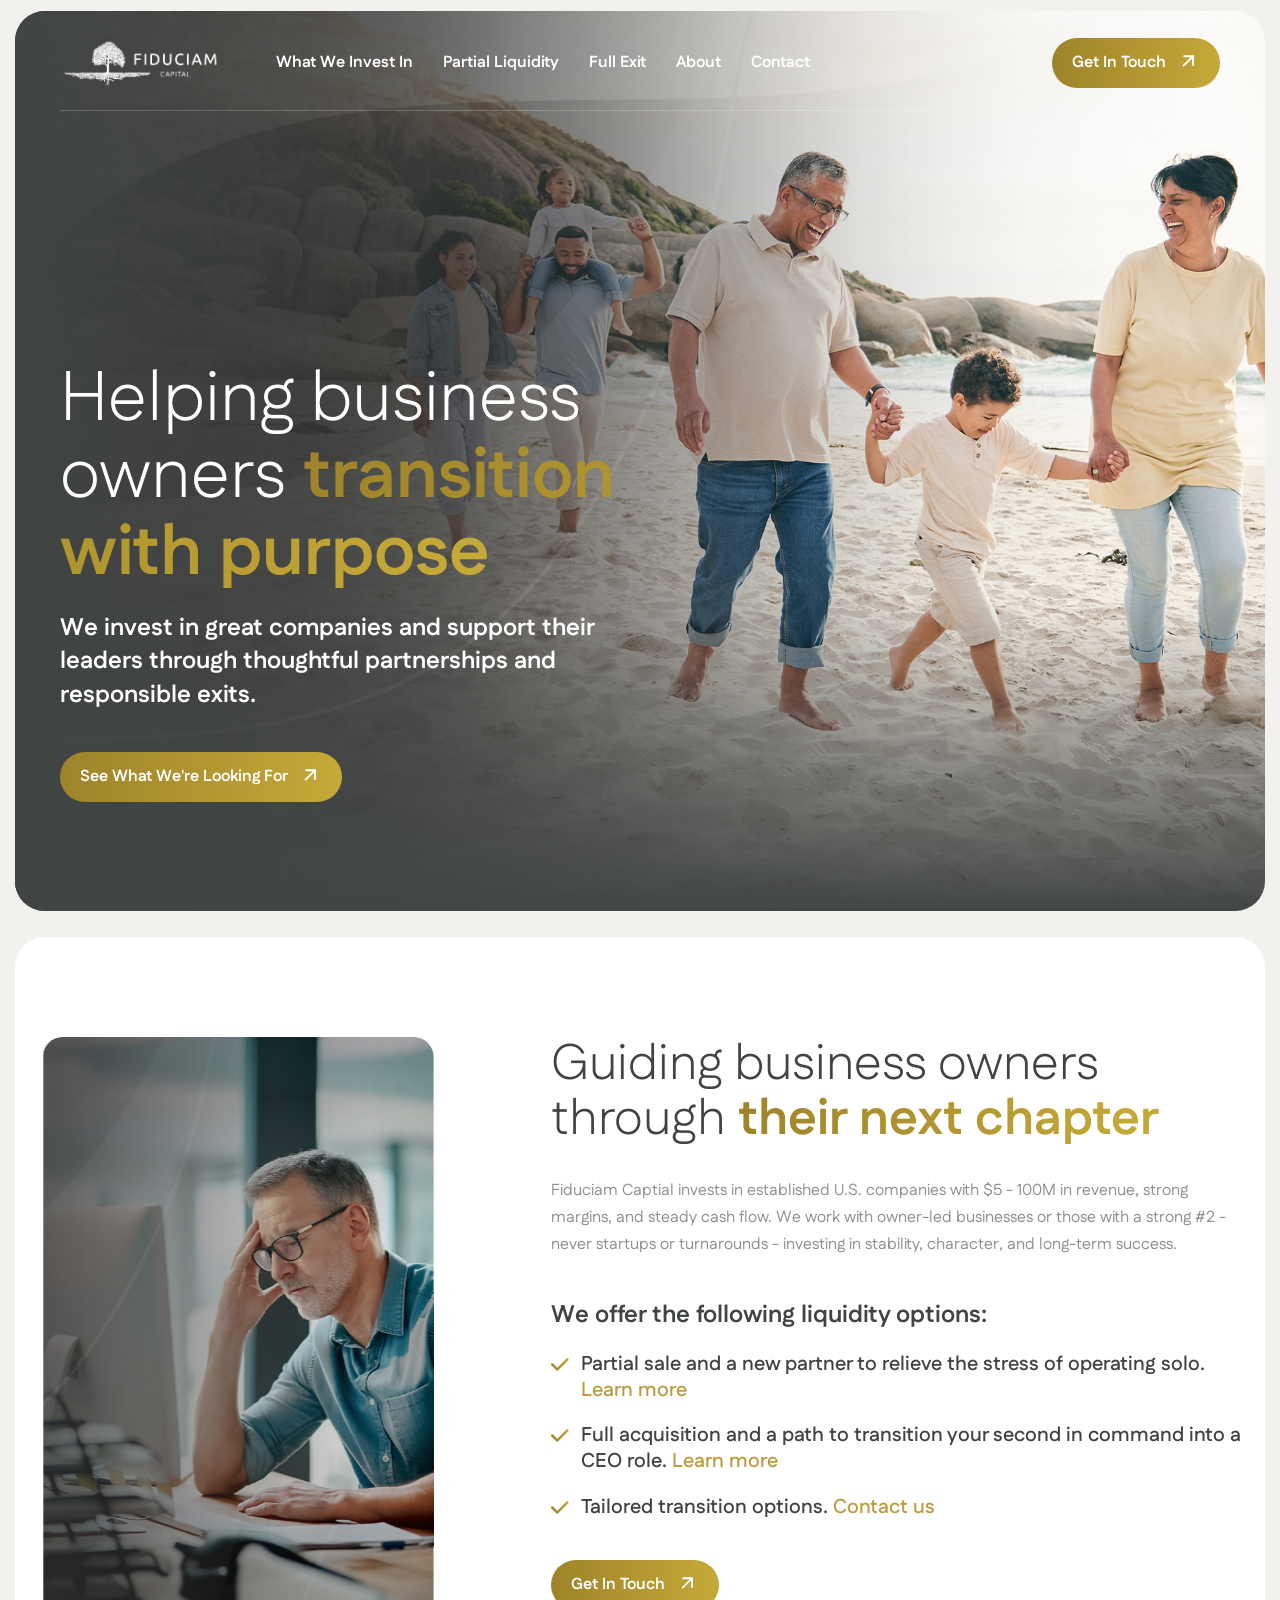
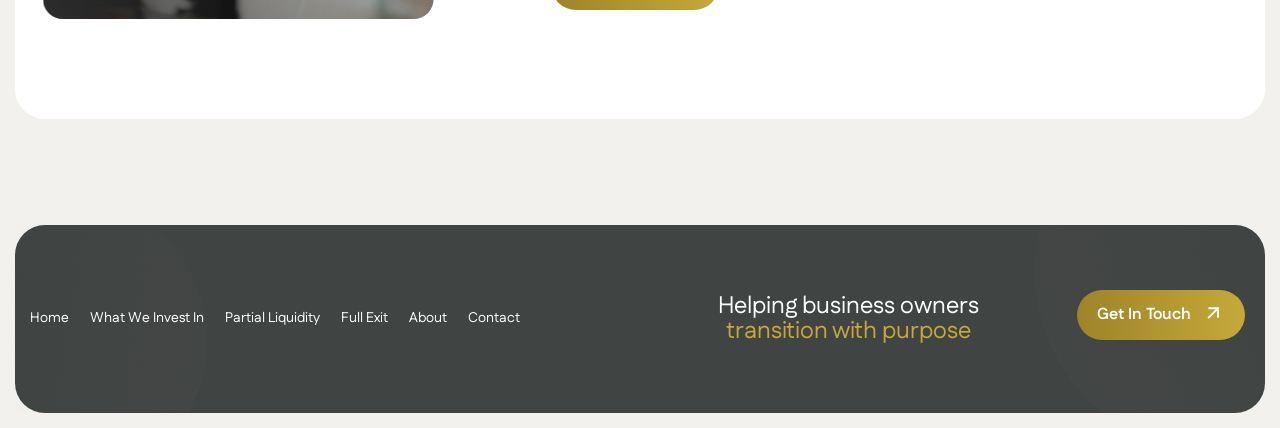
<file: index.html>
<!DOCTYPE html>
<html lang="zxx">
<head>
	<!-- Meta -->
	<meta charset="utf-8">
	<meta http-equiv="X-UA-Compatible" content="IE=edge">
	<meta name="viewport" content="width=device-width, initial-scale=1.0, maximum-scale=1">
	<meta name="description" content="">
	<meta name="keywords" content="">
	<meta name="author" content="Awaiken">
	<!-- Page Title -->
    <title>Fiduciam Capital | Welcome </title>
	<!-- Favicon Icon -->
	<link rel="shortcut icon" type="image/x-icon" href="images/favicon.png">
	<!-- Google Fonts Css-->
	<link rel="preconnect" href="https://fonts.googleapis.com">
    <link rel="preconnect" href="https://fonts.gstatic.com" crossorigin>
    <link href="https://fonts.googleapis.com/css2?family=Fustat:wght@200..800&display=swap" rel="stylesheet">
	<!-- Bootstrap Css -->
	<link href="css/bootstrap.min.css" rel="stylesheet" media="screen">
	<!-- SlickNav Css -->
	<link href="css/slicknav.min.css" rel="stylesheet">
	<!-- Swiper Css -->
	<link rel="stylesheet" href="css/swiper-bundle.min.css">
	<!-- Font Awesome Icon Css-->
	<link href="css/all.css" rel="stylesheet" media="screen">
	<!-- Animated Css -->
	<link href="css/animate.css" rel="stylesheet">
    <!-- Magnific Popup Core Css File -->
	<link rel="stylesheet" href="css/magnific-popup.css">
	<!-- Mouse Cursor Css File -->
	<link rel="stylesheet" href="css/mousecursor.css">
	<!-- Main Custom Css -->
	<link href="css/custom.css" rel="stylesheet" media="screen">
</head>
<body>


   <!-- Header Start -->
	<header class="main-header">
		<div class="header-sticky">
			<nav class="navbar navbar-expand-lg">
				<div class="container-fluid">
					<!-- Logo Start -->
					<a class="navbar-brand" href="#">
						<img src="images/logo-fd.png" alt="Logo" style="max-width:100%; height:50px;">
					</a>

					<!-- Logo End -->

					<!-- Main Menu Start -->
					<div class="collapse navbar-collapse main-menu">
                        <div class="nav-menu-wrapper">
                            <ul class="navbar-nav mr-auto" id="menu">
                                <!--<li class="nav-item submenu"><a class="nav-link" href="what-we-invest-in.html">What We Invest In</a>
                                 <ul>
                                        <li class="nav-item"><a class="nav-link" href="index.html">Home - Image</a></li>
                                        <li class="nav-item"><a class="nav-link" href="index-video.html">Home - Video</a></li>
                                        <li class="nav-item"><a class="nav-link" href="index-slider.html">Home - Slider</a></li>
                                    </ul>
                                </li>-->  
                                <li class="nav-item"><a class="nav-link" href="what-we-invest-in/">What We Invest In</a></li>
                                <li class="nav-item"><a class="nav-link" href="partial-liquidity/">Partial Liquidity</a></li>
                                <li class="nav-item"><a class="nav-link" href="full-exit/">Full Exit</a></li>
                                <li class="nav-item"><a class="nav-link" href="about/">About</a></li>
                                <li class="nav-item"><a class="nav-link" href="contact/">Contact</a></li>     
                                
                            </ul>
                        </div>
                        <!-- Header Btn Start -->
                        <div class="header-btn d-inline-flex">
                            <!--<a href="tel:+789859664" class="btn-phone"><i class="fa-solid fa-phone-volume"></i>+01 789 859 664</a>-->
                            <a href="contact/" class="btn-default">get in touch</a>
                        </div>
                        <!-- Header Btn End -->
					</div>
					<!-- Main Menu End -->
					<div class="navbar-toggle"></div>
				</div>
			</nav>
			<div class="responsive-menu"></div>
		</div>
	</header>
	<!-- Header End -->

    <!-- Hero Section Start -->
    <div class="hero bg-section parallaxie">
        <div class="hero-section">
            <div class="container-fluid">
                <div class="row">
                    <div class="col-lg-6 col-md-9">
                        <!-- Hero Content Start -->
                        <div class="hero-content">
                            <!-- Section Title Start -->
                            <div class="section-title">
                                <h1 class="wow fadeInUp" data-wow-delay="0.2s">Helping business owners<span> transition with purpose</span></h1>
                                <h4  class="wow fadeInUp" data-wow-delay="0.2s" style="color:white; margin:20px 0px 0px;">We invest in great companies and support their leaders through thoughtful partnerships and responsible exits.</h4>
                            </div>
                            <!-- Section Title End -->
    
                            <!-- Hero Button Start -->
                            <div class="hero-btn wow fadeInUp" data-wow-delay="0.4s">
                                <a href="what-we-invest-in/" class="btn-default">See what we're looking for</a>
                                <!--<a href="" class="btn-default btn-highlighted">explore more</a>-->
                            </div>
                            <!-- Hero Button End -->
                        </div>
                        <!-- Hero Content End -->
                    </div>
                </div>
            </div>
        </div>
    </div>
    <!-- Hero Section End -->

    <br>
    
<!-- Company Growth Section Start -->
    <div class="company-growth bg-section">
        <div class="container">
            <div class="row align-items-center">
   
                <div class="col-lg-5">
                    <!-- Company Growth Image Start -->
                    <div class="company-growth-image">
                        <figure class="image-anime reveal" style="padding:0px 20px; box-sizing: border-box;">
                            <img src="images/fiduciamcapital-homepage-about-block.png" alt="">
                        </figure>
                    </div>
                    <!-- Company Growth Image End -->
                </div>

                <div class="col-lg-7">
                    <!-- About Us Content Start -->
                    <div class="about-us-content">
                        <!-- Section Title Start -->
                        <div class="section-title">
                            <h2 class="wow fadeInUp" data-wow-delay="0.2s">Guiding business owners through<span> their next chapter</span></h2>
                            <p class="wow fadeInUp" data-wow-delay="0.4s">Fiduciam Captial invests in established U.S. companies with $5 - 100M in revenue, strong margins, and steady cash flow. We work with owner-led businesses or those with a strong #2 - never startups or turnarounds - investing in stability, character, and long-term success.</p>
                        </div>
                        <!-- Section Title End -->

                        <!-- About Us List Start -->
                        <div class="about-us-list wow fadeInUp" data-wow-delay="0.6s">
                            <h4 style="margin-bottom:20px;">We offer the following liquidity options:</h4>
                            <ul style="text-transform:none !important;">
                                <li style="text-transform:none !important;">Partial sale and a new partner to relieve the stress of operating solo. <a href="partial-liquidity/">Learn more</a></li>
                                <li style="text-transform:none !important;">Full acquisition and a path to transition your second in command into a CEO role. <a href="full-exit/">Learn more</a></li>
                                <li style="text-transform:none !important;">Tailored transition options. <a href="contact/">Contact us</a></li>
                            </ul>
                        </div>
                        <!-- About Us List End -->

                        <!-- About Us Footet Start -->
                        <div class="about-us-footer wow fadeInUp" data-wow-delay="1s">
                            <a href="contact/" class="btn-default">get in touch</a>
                        </div>
                        <!-- About Us Footet End -->
                    </div>
                    <!-- About Us Content End -->
                </div>
                
            </div>
        </div>
    </div>
    <!-- Company Growth Section End -->
    <br>

    <!-- Footer Start -->
    <footer class="main-footer bg-section" style="padding:0px !important;">
        <div class="container">
        
            <!-- Footer Copyright Section Start -->
            <div class="footer-copyright" style="border-top:0px solid transparent !important;">
                <div class="row align-items-center">
                    <div class="col-lg-6 col-md-6">
                        <!-- Footer Menu Start -->
                        <div class="footer-menu">
                            <ul style="font-size:14px;">                            
                                <li style="margin-right:18px;"><a href="#">Home</a></li>
                                <li style="margin-right:18px;"><a href="what-we-invest-in/">What we Invest In</a></li>
                                <li style="margin-right:18px;"><a href="partial-liquidity/">Partial Liquidity</a></li>
                                <li style="margin-right:18px;"><a href="full-exit/">Full Exit</a></li>
                                <li style="margin-right:18px;"><a href="about/">About</a></li>
                                <li style="margin-right:18px;"><a href="contact/">Contact</a></li>

                            </ul>
                        </div>
                        <!-- Footer Menu End -->
                    </div>
                    
                <div class="col-lg-4 col-md-3" style="margin:auto; text-align: center;">
                    <!-- Footer Contact Information Start -->
                                <div style="color:white; font-size:24px;">Helping business owners <br><span style="color:#c5a838;">transition with purpose</span></div>
                    <!-- Footer Social Link End -->
                </div>
                    
                <div class="col-lg-2 col-md-3"  style="margin:25px auto; text-align: center;">
                    <!-- Footer Contact Information Start -->
                            <a href="contact/" class="btn-default">get in touch</a>
                    <!-- Footer Social Link End -->
                </div>

                </div>
            </div>
            <!-- Footer Copyright Section End -->
        </div>
    </footer>
    <!-- Footer End -->

    <!-- Jquery Library File -->
    <script src="js/jquery-3.7.1.min.js"></script>
    <!-- Bootstrap js file -->
    <script src="js/bootstrap.min.js"></script>
    <!-- Validator js file -->
    <script src="js/validator.min.js"></script>
    <!-- SlickNav js file -->
    <script src="js/jquery.slicknav.js"></script>
    <!-- Swiper js file -->
    <script src="js/swiper-bundle.min.js"></script>
    <!-- Counter js file -->
    <script src="js/jquery.waypoints.min.js"></script>
    <script src="js/jquery.counterup.min.js"></script>
    <!-- Magnific js file -->
    <script src="js/jquery.magnific-popup.min.js"></script>
    <!-- SmoothScroll -->
    <script src="js/SmoothScroll.js"></script>
    <!-- Parallax js -->
    <script src="js/parallaxie.js"></script>
    <!-- MagicCursor js file -->
    <script src="js/gsap.min.js"></script>
    <script src="js/magiccursor.js"></script>
    <!-- Text Effect js file -->
    <script src="js/SplitText.js"></script>
    <script src="js/ScrollTrigger.min.js"></script>
    <!-- YTPlayer js File -->
    <script src="js/jquery.mb.YTPlayer.min.js"></script>
    <!-- Wow js file -->
    <script src="js/wow.js"></script>
    <!-- Main Custom js file -->
    <script src="js/function.js"></script>
</body>
</html>
</file>
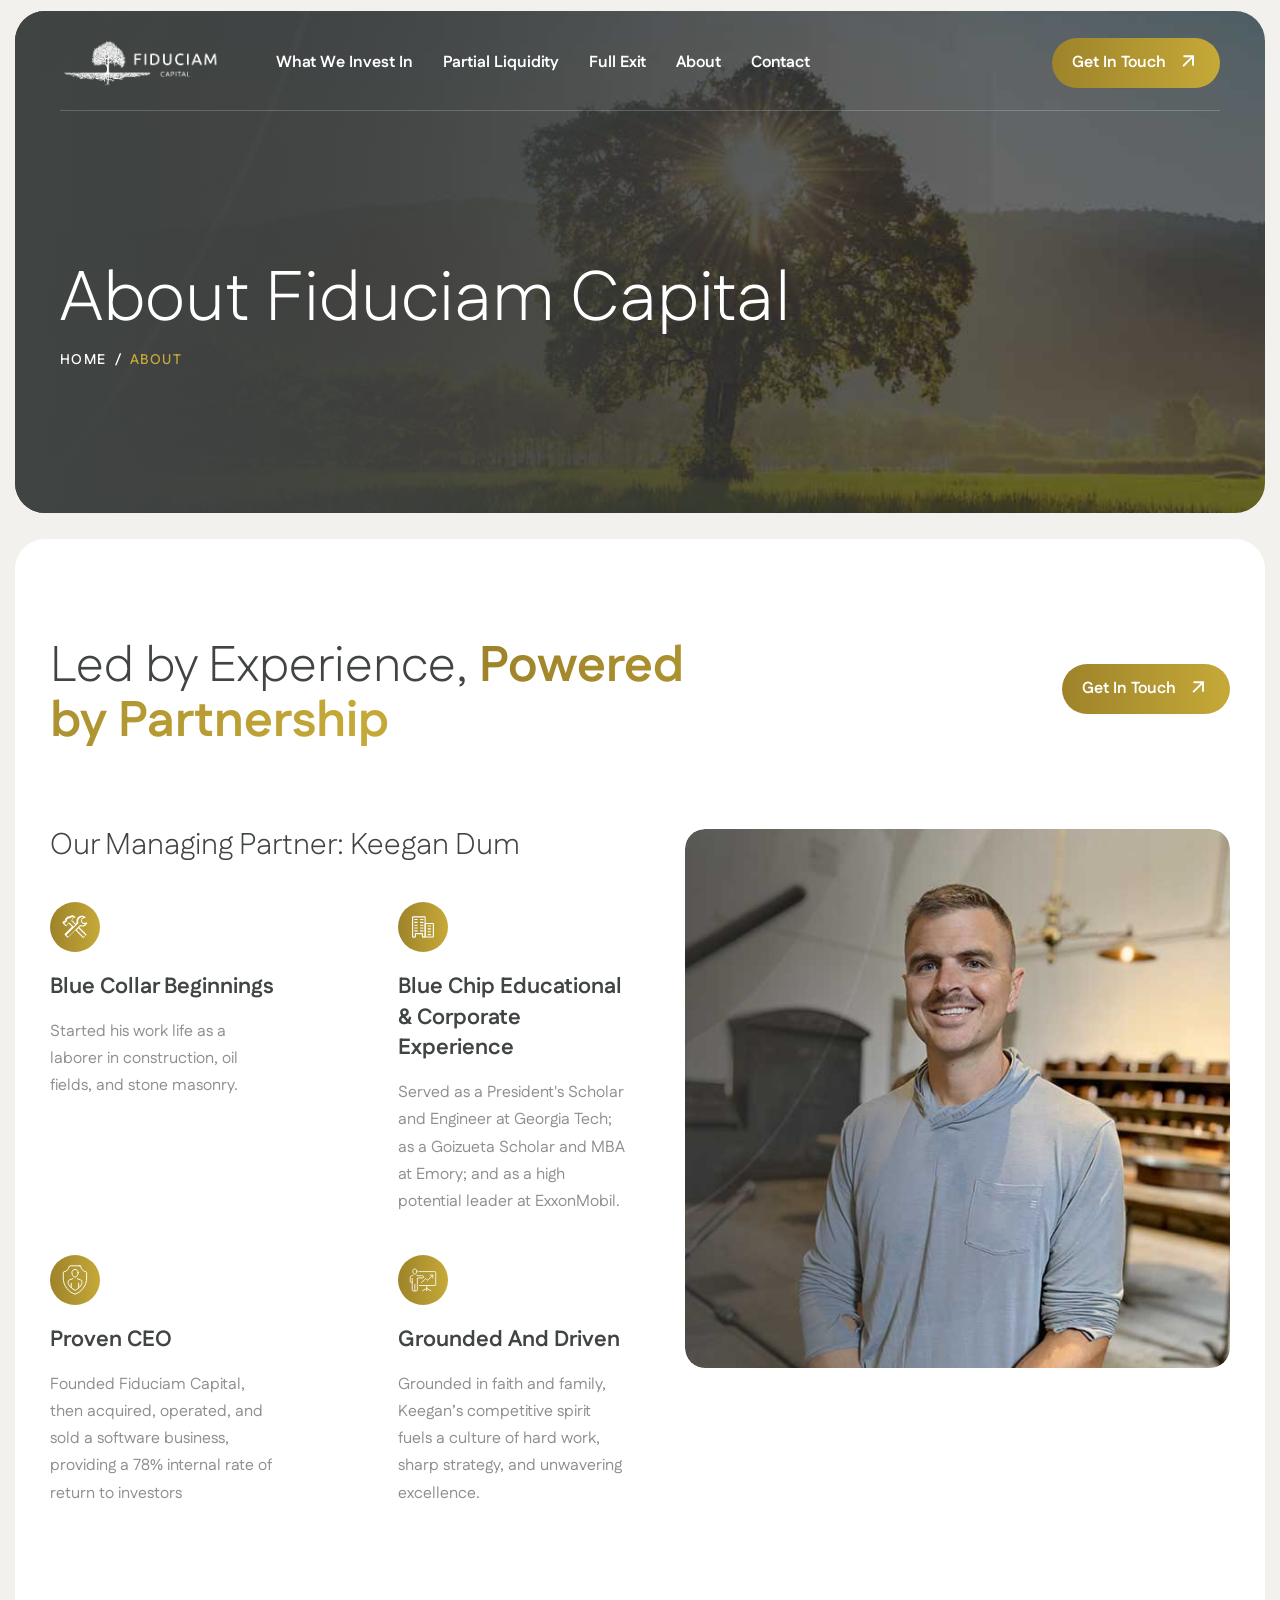
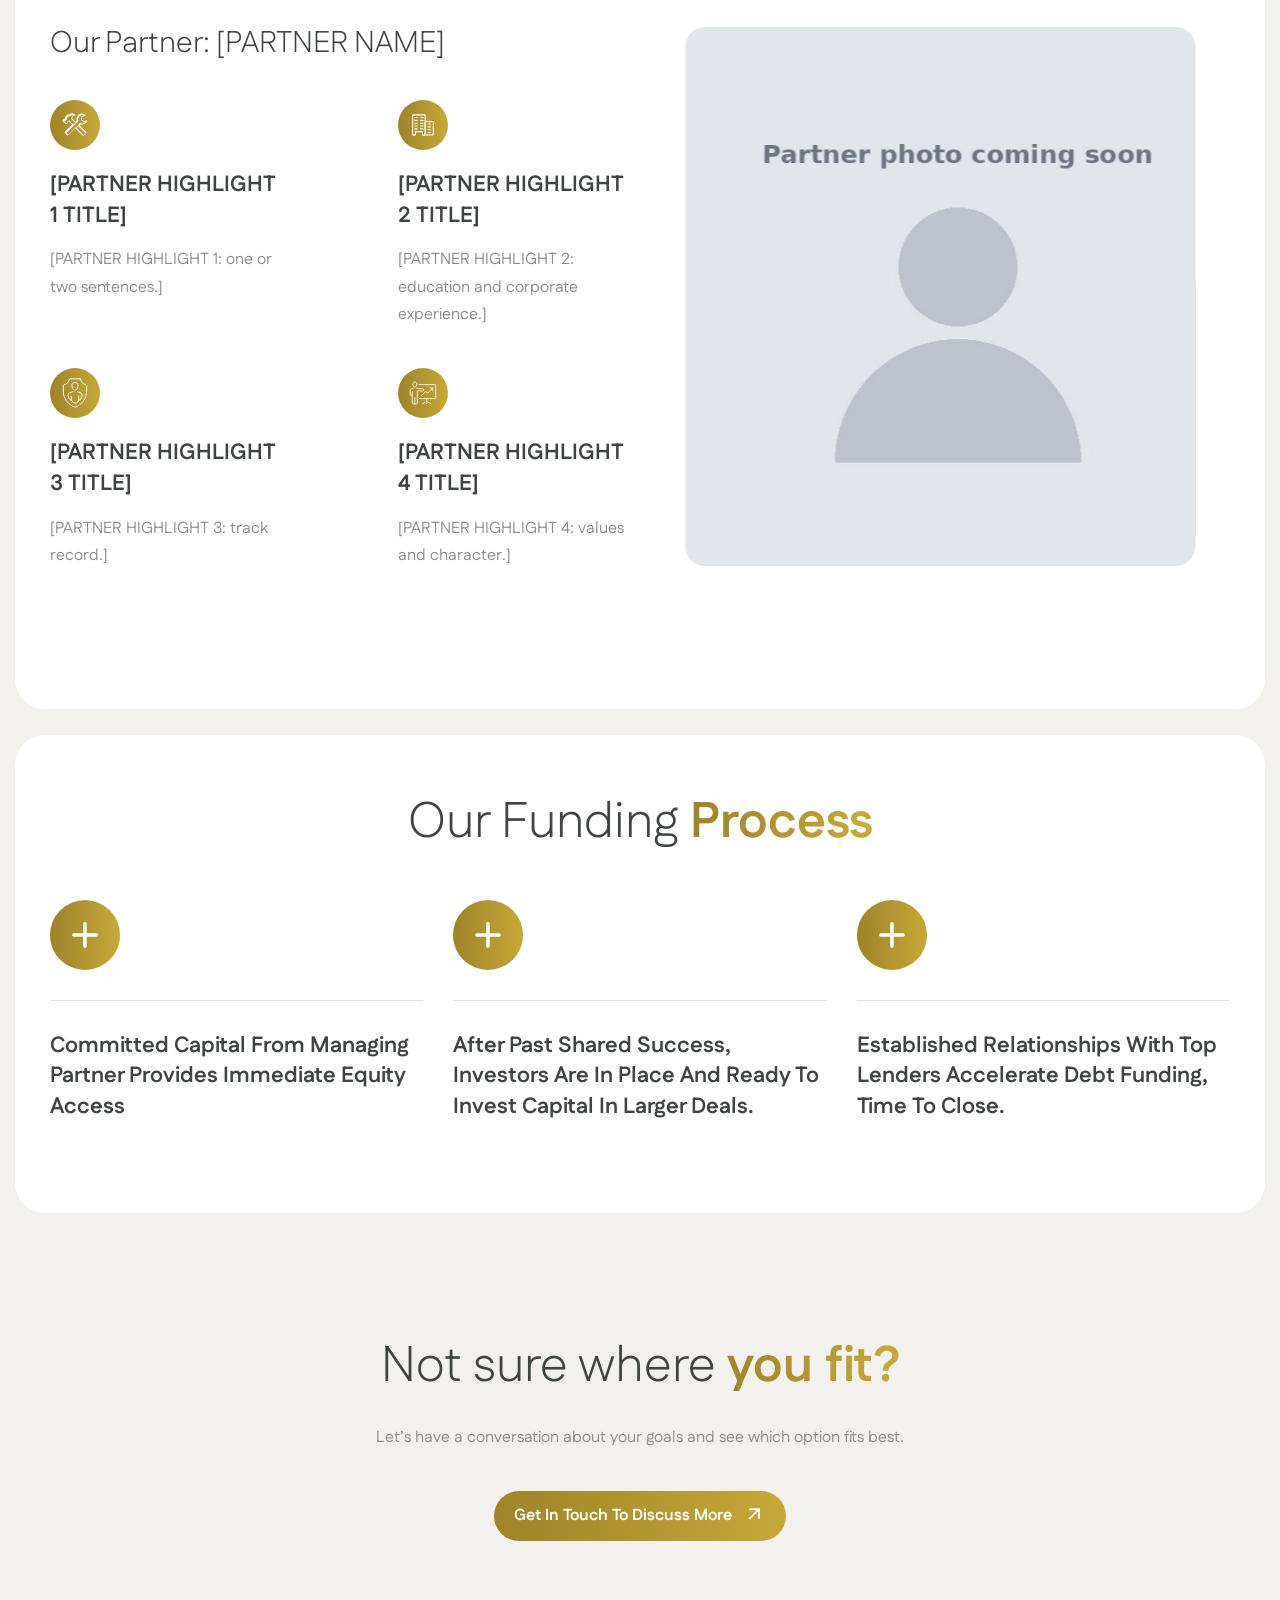
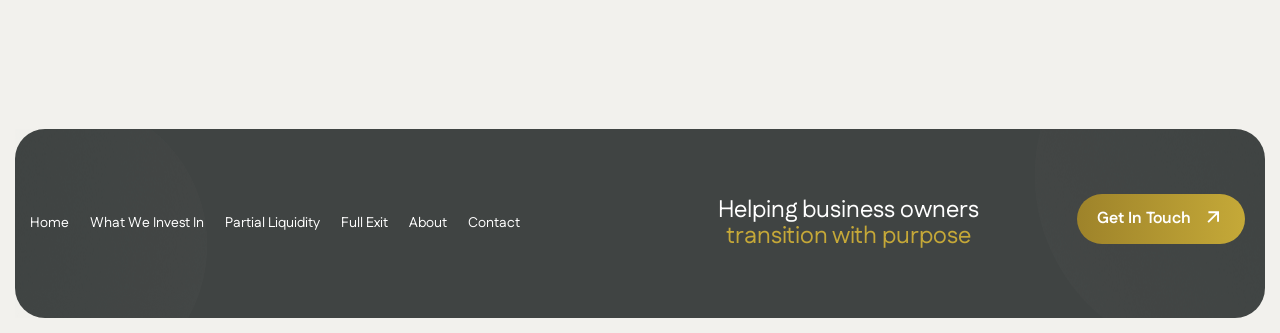
<file: about/index.html>
<!DOCTYPE html>
<html lang="zxx">
<head>
	<!-- Meta -->
	<meta charset="utf-8">
	<meta http-equiv="X-UA-Compatible" content="IE=edge">
	<meta name="viewport" content="width=device-width, initial-scale=1.0, maximum-scale=1">
	<meta name="description" content="">
	<meta name="keywords" content="">
	<meta name="author" content="Awaiken">
	<!-- Page Title -->
    <title>Fiduciam Capital | About </title>
	<!-- Favicon Icon -->
	<link rel="shortcut icon" type="image/x-icon" href="../images/favicon.png">
	<!-- Google Fonts Css-->
	<link rel="preconnect" href="https://fonts.googleapis.com">
    <link rel="preconnect" href="https://fonts.gstatic.com" crossorigin>
    <link href="https://fonts.googleapis.com/css2?family=Fustat:wght@200..800&display=swap" rel="stylesheet">
	<!-- Bootstrap Css -->
	<link href="../css/bootstrap.min.css" rel="stylesheet" media="screen">
	<!-- SlickNav Css -->
	<link href="../css/slicknav.min.css" rel="stylesheet">
	<!-- Swiper Css -->
	<link rel="stylesheet" href="../css/swiper-bundle.min.css">
	<!-- Font Awesome Icon Css-->
	<link href="../css/all.css" rel="stylesheet" media="screen">
	<!-- Animated Css -->
	<link href="../css/animate.css" rel="stylesheet">
    <!-- Magnific Popup Core Css File -->
	<link rel="stylesheet" href="../css/magnific-popup.css">
	<!-- Mouse Cursor Css File -->
	<link rel="stylesheet" href="../css/mousecursor.css">
	<!-- Main Custom Css -->
	<link href="../css/custom.css" rel="stylesheet" media="screen">
</head>
<body>


   <!-- Header Start -->
	<header class="main-header">
		<div class="header-sticky">
			<nav class="navbar navbar-expand-lg">
				<div class="container-fluid">
					<!-- Logo Start -->
                    <div style="">
					<a class="navbar-brand" href="../">
						<img src="../images/logo-fd.png" alt="Logo" style="max-width:100%; height:50px;">
					</a>
                    </div>
					<!-- Logo End -->

					<!-- Main Menu Start -->
					<div class="collapse navbar-collapse main-menu">
                        <div class="nav-menu-wrapper">
                            <ul class="navbar-nav mr-auto" id="menu">
                                <!--<li class="nav-item submenu"><a class="nav-link" href="what-we-invest-in.html">What We Invest In</a>
                                 <ul>
                                        <li class="nav-item"><a class="nav-link" href="index.html">Home - Image</a></li>
                                        <li class="nav-item"><a class="nav-link" href="index-video.html">Home - Video</a></li>
                                        <li class="nav-item"><a class="nav-link" href="index-slider.html">Home - Slider</a></li>
                                    </ul>
                                </li>-->  
                                <li class="nav-item"><a class="nav-link" href="../what-we-invest-in/">What We Invest In</a></li>
                                <li class="nav-item"><a class="nav-link" href="../partial-liquidity/">Partial Liquidity</a></li>
                                <li class="nav-item"><a class="nav-link" href="../full-exit/">Full Exit</a></li>
                                <li class="nav-item"><a class="nav-link" href="../about/">About</a></li>
                                <li class="nav-item"><a class="nav-link" href="../contact/">Contact</a></li>         
                                
                            </ul>
                        </div>
                        <!-- Header Btn Start -->
                        <div class="header-btn d-inline-flex">
                            <!--<a href="tel:+789859664" class="btn-phone"><i class="fa-solid fa-phone-volume"></i>+01 789 859 664</a>-->
                            <a href="../contact/" class="btn-default">get in touch</a>
                        </div>
                        <!-- Header Btn End -->
					</div>
					<!-- Main Menu End -->
					<div class="navbar-toggle"></div>
				</div>
			</nav>
			<div class="responsive-menu"></div>
		</div>
	</header>
	<!-- Header End -->

    <!-- Page Header Start -->
	<div class="page-header bg-section parallaxie" style="background: url('../images/page-header-bg-about.jpg') no-repeat;">
        <!-- Page Header Box Start -->
        <div class="page-header-box">
            <div class="container-fluid">
                <div class="row">
                    <div class="col-lg-12">
                        <!-- Page Header Content Start -->
                        <div class="page-header-content">
                            <h1 class="wow fadeInUp">About Fiduciam Capital <span></span></h1>
                            <nav class="wow fadeInUp" data-wow-delay="0.25s">
                                <ol class="breadcrumb">
                                    <li class="breadcrumb-item"><a href="./">home</a></li>
                                    <li class="breadcrumb-item active" aria-current="page">about</li>
                                </ol>
                            </nav>
                        </div>
                        <!-- Page Header Content End -->
                    </div>
                </div>
            </div>
        </div>	
        <!-- Page Header Box End -->	
	</div>
	<!-- Page Header End -->

    <!-- About Us Section Start -->
<br>
    
    <!-- Our Approach Start -->
    <div class="our-approach bg-section" style="padding:100px 20px;">
        <div class="container">
            <div class="row section-row align-items-center">
                <div class="col-lg-7">
                    <!-- Section Title Start -->
                    <div class="section-title">
                        <h2 class="wow fadeInUp" data-wow-delay="0.25s">Led by Experience, <span>Powered by Partnership</span></h2>

                    </div>
                    <!-- Section Title End -->
                </div>

                <div class="col-lg-5">
                    
                    <!-- Section Btn Start -->
                    <div class="section-btn wow fadeInUp" data-wow-delay="0.5s">
                        <a href="../contact/" class="btn-default">Get In Touch</a>
                    </div>
                    <!-- Section Btn End -->
                </div>
            </div>

            <div class="row"><!--align-items-center!-->
                <div class="col-lg-6">
                    <div class="section-title">
                    <h2 class="wow fadeInUp" style="margin-bottom:30px; font-size:30px;">Our Managing Partner:  Keegan Dum</h2>
                    </div>
                    <!-- Our Approach Content Start -->
                    <div class="our-approach-content">
                        
                        <!-- Mission Vision Item Start -->
                        <div class="mission-vision-list">
                            <div class="row">
                                <div class="col-md-6 col-12">
                                    <!-- Mission Vision Item Start -->
                                    <div class="mission-vision-item wow fadeInUp" data-wow-delay="0.2s">
                                        <div class="icon-box">
                                                <img src="../images/icon-61.svg" alt="" style="max-width:40px;">
                                        </div>

                                        <div class="mission-vision-content">
                                            <h3>Blue Collar Beginnings</h3>
                                            <p>Started his work life as a laborer in construction, oil fields, and stone masonry.

                                        </p>
                                        </div>
                                    </div>
                                    <!-- Mission Vision Item End -->
                                </div>

                                <div class="col-md-6 col-12">
                                    <!-- Mission Vision Item Start -->
                                    <div class="mission-vision-item wow fadeInUp" data-wow-delay="0.4s">
                                        <div class="icon-box">
                                                <img src="../images/icon-62.svg" alt="" style="max-width:40px;">
                                        </div>

                                        <div class="mission-vision-content">
                                            <h3>Blue Chip Educational &amp; Corporate Experience</h3>
                                            <p>Served as a President's Scholar and Engineer at Georgia Tech; as a Goizueta Scholar and MBA at Emory; and as a high potential leader at ExxonMobil.</p>
                                        </div>
                                    </div>
                                    <!-- Mission Vision Item End -->
                                </div>
                                
                                <div class="col-md-6 col-12">
                                    <!-- Mission Vision Item Start -->
                                    <div class="mission-vision-item wow fadeInUp" data-wow-delay="0.4s">
                                        <div class="icon-box">
                                                <img src="../images/icon-63.svg" alt="" style="max-width:40px;">
                                        </div>

                                        <div class="mission-vision-content">
                                            <h3>Proven CEO</h3>
                                            <p>Founded Fiduciam Capital, then acquired, operated, and sold a software business, providing a 78% internal rate of return to investors</p>
                                        </div>
                                    </div>
                                    <!-- Mission Vision Item End -->
                                </div>
                                
                                <div class="col-md-6 col-12">
                                    <!-- Mission Vision Item Start -->
                                    <div class="mission-vision-item wow fadeInUp" data-wow-delay="0.4s">
                                        <div class="icon-box">
                                                <img src="../images/icon-64.svg" alt="" style="max-width:40px;">
                                        </div>

                                        <div class="mission-vision-content">
                                            <h3>Grounded and Driven</h3>
                                            <p>Grounded in faith and family, Keegan’s competitive spirit fuels a culture of hard work, sharp strategy, and unwavering excellence.</p>
                                        </div>
                                    </div>
                                    <!-- Mission Vision Item End -->
                                </div>

                            
                            </div>
                        </div>
                        <!-- Mission Vision Item End -->

                        <!-- Our Approch Content Footer End -->
                    </div>
                    <!-- Our Approach Content End -->
                </div>

                <div class="col-lg-6">
                    <!-- Our Approach Image Start -->
                    <div class="our-approach-image">
                        <figure class="image-anime reveal">
                            <img src="../images/fd-about-img.jpg" alt="">
                        </figure>
                    </div>
                    <!-- Our Approach Image End -->
                </div>
            </div>

            <!-- Partner Start (PLACEHOLDER: replace every [PARTNER ...] value) -->
            <div class="row" style="margin-top:80px;"><!--align-items-center!-->
                <div class="col-lg-6">
                    <div class="section-title">
                    <h2 class="wow fadeInUp" style="margin-bottom:30px; font-size:30px;">Our Partner:  [PARTNER NAME]</h2>
                    </div>
                    <!-- Our Approach Content Start -->
                    <div class="our-approach-content">
                        
                        <!-- Mission Vision Item Start -->
                        <div class="mission-vision-list">
                            <div class="row">
                                <div class="col-md-6 col-12">
                                    <!-- Mission Vision Item Start -->
                                    <div class="mission-vision-item wow fadeInUp" data-wow-delay="0.2s">
                                        <div class="icon-box">
                                                <img src="../images/icon-61.svg" alt="" style="max-width:40px;">
                                        </div>

                                        <div class="mission-vision-content">
                                            <h3>[PARTNER HIGHLIGHT 1 TITLE]</h3>
                                            <p>[PARTNER HIGHLIGHT 1: one or two sentences.]

                                        </p>
                                        </div>
                                    </div>
                                    <!-- Mission Vision Item End -->
                                </div>

                                <div class="col-md-6 col-12">
                                    <!-- Mission Vision Item Start -->
                                    <div class="mission-vision-item wow fadeInUp" data-wow-delay="0.4s">
                                        <div class="icon-box">
                                                <img src="../images/icon-62.svg" alt="" style="max-width:40px;">
                                        </div>

                                        <div class="mission-vision-content">
                                            <h3>[PARTNER HIGHLIGHT 2 TITLE]</h3>
                                            <p>[PARTNER HIGHLIGHT 2: education and corporate experience.]</p>
                                        </div>
                                    </div>
                                    <!-- Mission Vision Item End -->
                                </div>
                                
                                <div class="col-md-6 col-12">
                                    <!-- Mission Vision Item Start -->
                                    <div class="mission-vision-item wow fadeInUp" data-wow-delay="0.4s">
                                        <div class="icon-box">
                                                <img src="../images/icon-63.svg" alt="" style="max-width:40px;">
                                        </div>

                                        <div class="mission-vision-content">
                                            <h3>[PARTNER HIGHLIGHT 3 TITLE]</h3>
                                            <p>[PARTNER HIGHLIGHT 3: track record.]</p>
                                        </div>
                                    </div>
                                    <!-- Mission Vision Item End -->
                                </div>
                                
                                <div class="col-md-6 col-12">
                                    <!-- Mission Vision Item Start -->
                                    <div class="mission-vision-item wow fadeInUp" data-wow-delay="0.4s">
                                        <div class="icon-box">
                                                <img src="../images/icon-64.svg" alt="" style="max-width:40px;">
                                        </div>

                                        <div class="mission-vision-content">
                                            <h3>[PARTNER HIGHLIGHT 4 TITLE]</h3>
                                            <p>[PARTNER HIGHLIGHT 4: values and character.]</p>
                                        </div>
                                    </div>
                                    <!-- Mission Vision Item End -->
                                </div>

                            
                            </div>
                        </div>
                        <!-- Mission Vision Item End -->

                        <!-- Our Approch Content Footer End -->
                    </div>
                    <!-- Our Approach Content End -->
                </div>

                <div class="col-lg-6">
                    <!-- Our Approach Image Start -->
                    <div class="our-approach-image">
                        <figure class="image-anime reveal">
                            <img src="../images/partner-placeholder.jpg" alt="[PARTNER NAME]">
                        </figure>
                    </div>
                    <!-- Our Approach Image End -->
                </div>
            </div>
            <!-- Partner End -->
        </div>
    </div>
    <!-- Our Approach End -->
    
    <br>
    <!--here!-->
<div class="our-approach bg-section" style="padding:60px 20px 40px;">
        <div class="container">
            <div class="row section-row align-items-center" style="margin-bottom:20px;">
                <div class="col-lg-12">
                    <!-- Section Title Start -->
                    <div class="section-title">
                        <h2 class="wow fadeInUp" data-wow-delay="0.25s" style="text-align: center;">Our Funding <span>Process</span></h2>

                    </div>
                    <!-- Section Title End -->
                </div>
            </div>

            <div class="row"><!--align-items-center!-->
                <div class="col-lg-12">
                    <!-- Our Approach Content Start -->
                    <div class="our-approach-content">
                        
                        <!-- Mission Vision Item Start -->
                        <div class="business-process-steps">
                                <div class="row">
                                    <div class="col-lg-4 col-md-6">
                                        <!-- How Work Item Start -->
                                        <div class="how-work-item wow fadeInUp">
                                            <div class="icon-box">
                                                <img src="../images/icon-60.svg" alt="">
                                            </div>

                                            <div class="how-work-content">
                                                <h3>Committed capital from Managing Partner provides immediate equity access</h3>
                                            </div>
                                        </div>
                                        <!-- How Work Item End -->
                                    </div>

                                    <div class="col-lg-4 col-md-6">
                                        <!-- How Work Item Start -->
                                        <div class="how-work-item wow fadeInUp" data-wow-delay="0.2s">
                                            <div class="icon-box">
                                                <img src="../images/icon-60.svg" alt="">
                                            </div>
                                            
                                            <div class="how-work-content">
                                                <h3>After past shared success, Investors are in place and ready to invest capital in larger deals.</h3>
                                            </div>
                                        </div>
                                        <!-- How Work Item End -->
                                    </div>

                                    <div class="col-lg-4 col-md-6">
                                        <!-- How Work Item Start -->
                                        <div class="how-work-item wow fadeInUp" data-wow-delay="0.4s">
                                            <div class="icon-box">
                                                <img src="../images/icon-60.svg" alt="">
                                            </div>
                                            
                                            <div class="how-work-content">
                                                <h3>Established relationships with top lenders accelerate debt funding, time to close.</h3>
                                            </div>
                                        </div>
                                        <!-- How Work Item End -->
                                    </div>
                                    
                                </div>
                            </div>
                        <!-- Mission Vision Item End -->

                        <!-- Our Approch Content Footer End -->
                    </div>
                    <!-- Our Approach Content End -->
                </div>

            </div>
        </div>
    </div>
    
<br>
    
<!-- Our Potential Start -->
    <div class="our-potential">
        <div class="container">
            <div class="row" style="margin:auto; text-align: center;">
                <div class="col-lg-7"  style="margin:auto;">
                    <!-- Our Potential Content Start -->
                    <div class="our-potential-content">
                        <!-- Section Title Start -->
                        <div class="section-title">
                            <h2 class="wow fadeInUp" data-wow-delay="0.25s">Not sure where<span> you fit?</span></h2>
                            <p class="wow fadeInUp" data-wow-delay="0.5s">Let’s have a conversation about your goals and see which option fits best.

</p>
                        </div>
                       <div class="company-growth-btn wow fadeInUp" data-wow-delay="0.75s">
                            <a href="../contact/" class="btn-default">Get In Touch To Discuss more</a>
                        </div>
                        <!-- Section Title End -->

                        <!-- Our Potential Body End -->
                    </div>
                    <!-- Our Potential Content End -->
                </div>
            </div>
        </div>
    </div>
    <!-- Our Potential End -->


   <!-- Footer Start -->
    <footer class="main-footer bg-section" style="padding:0px !important;">
        <div class="container">
        
            <!-- Footer Copyright Section Start -->
            <div class="footer-copyright" style="border-top:0px solid transparent !important;">
                <div class="row align-items-center">
                    <div class="col-lg-6 col-md-6">
                        <!-- Footer Menu Start -->
                        <div class="footer-menu">
                            <ul style="font-size:14px;">                            
                                <li style="margin-right:18px;"><a href="../">Home</a></li>
                                <li style="margin-right:18px;"><a href="../what-we-invest-in/">What we Invest In</a></li>
                                <li style="margin-right:18px;"><a href="../partial-liquidity/">Partial Liquidity</a></li>
                                <li style="margin-right:18px;"><a href="../full-exit/">Full Exit</a></li>
                                <li style="margin-right:18px;"><a href="../about/">About</a></li>
                                <li style="margin-right:18px;"><a href="../contact/">Contact</a></li>

                            </ul>
                        </div>
                        <!-- Footer Menu End -->
                    </div>
                    
                <div class="col-lg-4 col-md-3" style="margin:auto; text-align: center;">
                    <!-- Footer Contact Information Start -->
                                <div style="color:white; font-size:24px;">Helping business owners <br><span style="color:#c5a838;">transition with purpose</span></div>
                    <!-- Footer Social Link End -->
                </div>
                    
                <div class="col-lg-2 col-md-3"  style="margin:25px auto; text-align: center;">
                    <!-- Footer Contact Information Start -->
                            <a href="../contact/" class="btn-default">get in touch</a>
                    <!-- Footer Social Link End -->
                </div>

                </div>
            </div>
            <!-- Footer Copyright Section End -->
        </div>
    </footer>
    <!-- Footer End -->
    
    <!-- Jquery Library File -->
    <script src="../js/jquery-3.7.1.min.js"></script>
    <!-- Bootstrap js file -->
    <script src="../js/bootstrap.min.js"></script>
    <!-- Validator js file -->
    <script src="../js/validator.min.js"></script>
    <!-- SlickNav js file -->
    <script src="../js/jquery.slicknav.js"></script>
    <!-- Swiper js file -->
    <script src="../js/swiper-bundle.min.js"></script>
    <!-- Counter js file -->
    <script src="../js/jquery.waypoints.min.js"></script>
    <script src="../js/jquery.counterup.min.js"></script>
    <!-- Magnific js file -->
    <script src="../js/jquery.magnific-popup.min.js"></script>
    <!-- SmoothScroll -->
    <script src="../js/SmoothScroll.js"></script>
    <!-- Parallax js -->
    <script src="../js/parallaxie.js"></script>
    <!-- MagicCursor js file -->
    <script src="../js/gsap.min.js"></script>
    <script src="../js/magiccursor.js"></script>
    <!-- Text Effect js file -->
    <script src="../js/SplitText.js"></script>
    <script src="../js/ScrollTrigger.min.js"></script>
    <!-- YTPlayer js File -->
    <script src="../js/jquery.mb.YTPlayer.min.js"></script>
    <!-- Wow js file -->
    <script src="../js/wow.js"></script>
    <!-- Main Custom js file -->
    <script src="../js/function.js"></script>
</body>
</html>
</file>
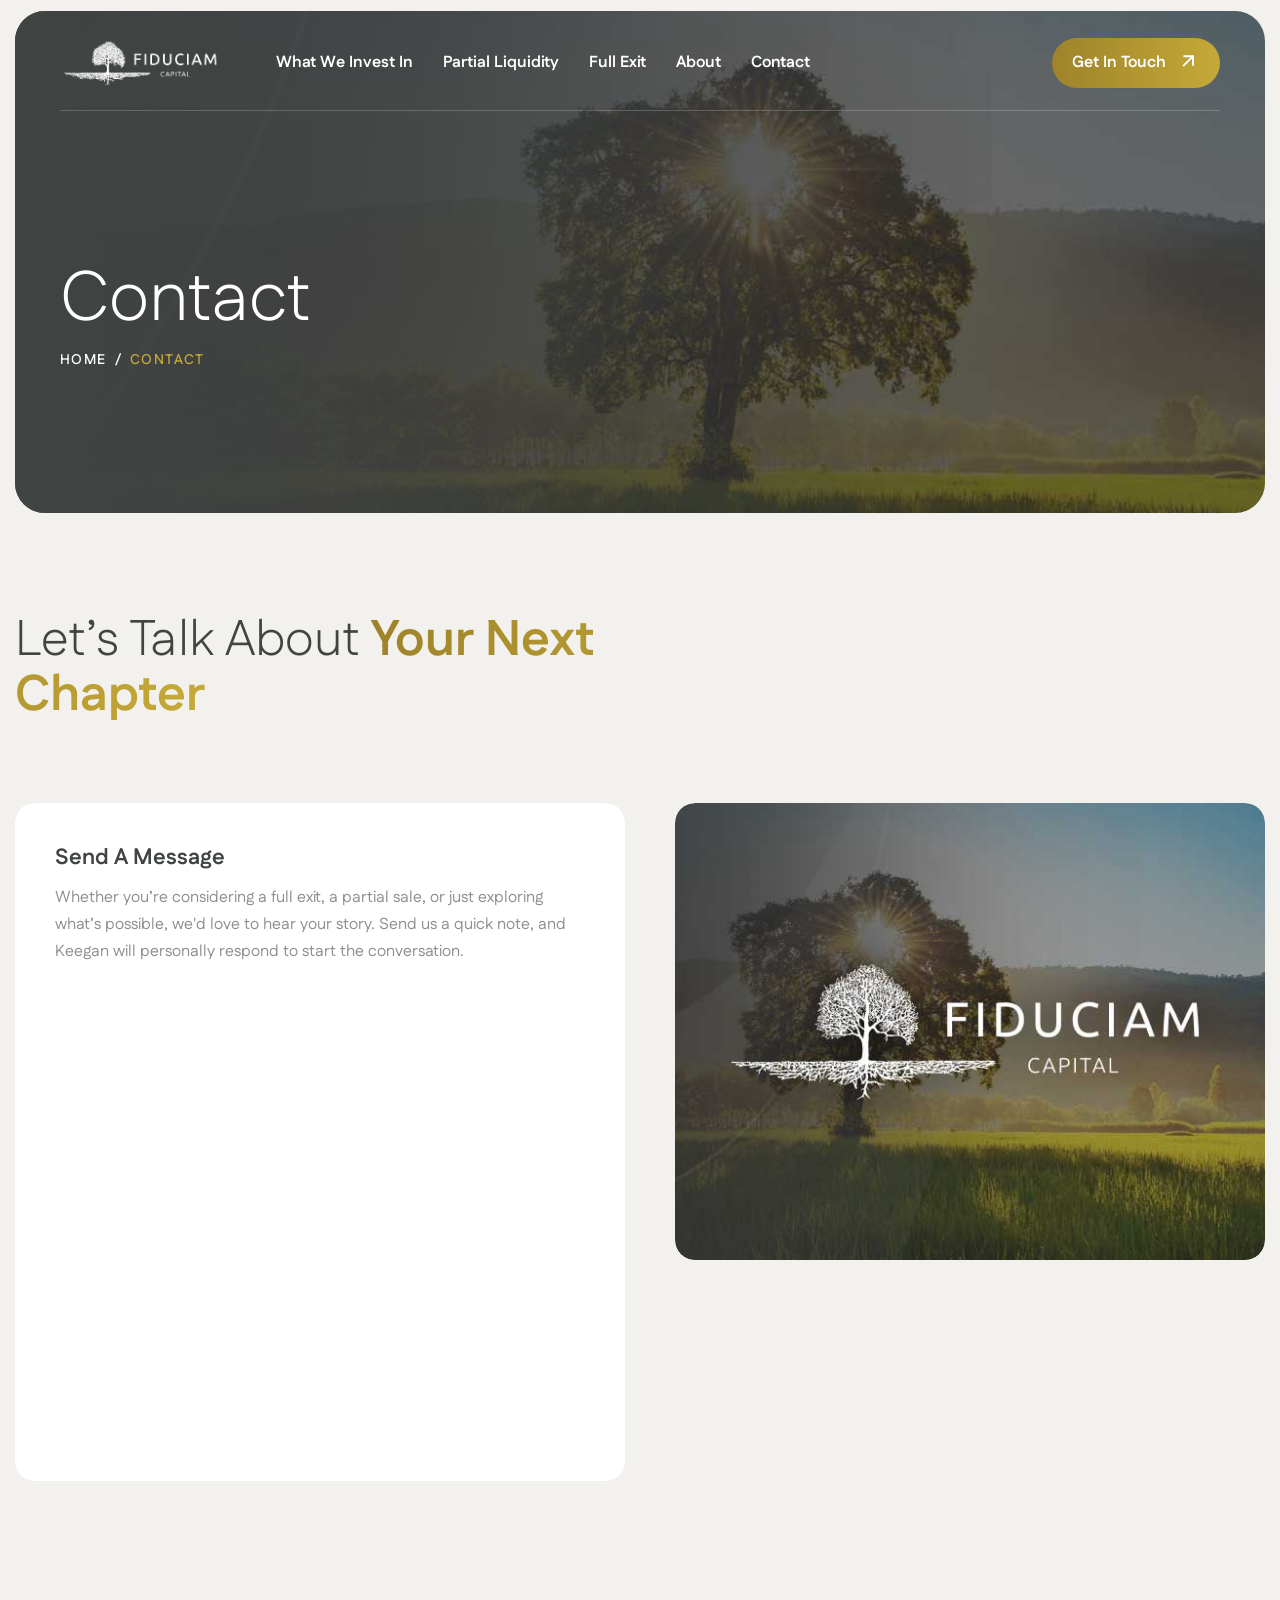
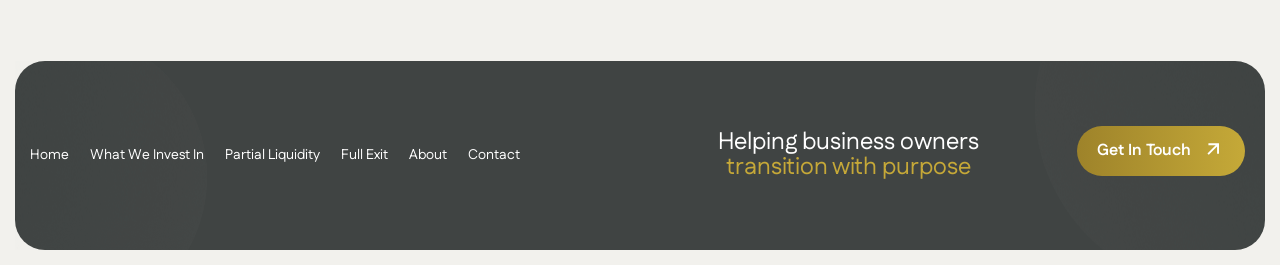
<file: contact/index.html>
<!DOCTYPE html>
<html lang="zxx">
<head>
	<!-- Meta -->
	<meta charset="utf-8">
	<meta http-equiv="X-UA-Compatible" content="IE=edge">
	<meta name="viewport" content="width=device-width, initial-scale=1.0, maximum-scale=1">
	<meta name="description" content="">
	<meta name="keywords" content="">
	<meta name="author" content="Awaiken">
	<!-- Page Title -->
    <title>Fiduciam Capital | Contact </title>
	<!-- Favicon Icon -->
	<link rel="shortcut icon" type="image/x-icon" href="../images/favicon.png">
	<!-- Google Fonts Css-->
	<link rel="preconnect" href="https://fonts.googleapis.com">
    <link rel="preconnect" href="https://fonts.gstatic.com" crossorigin>
    <link href="https://fonts.googleapis.com/css2?family=Fustat:wght@200..800&display=swap" rel="stylesheet">
	<!-- Bootstrap Css -->
	<link href="../css/bootstrap.min.css" rel="stylesheet" media="screen">
	<!-- SlickNav Css -->
	<link href="../css/slicknav.min.css" rel="stylesheet">
	<!-- Swiper Css -->
	<link rel="stylesheet" href="../css/swiper-bundle.min.css">
	<!-- Font Awesome Icon Css-->
	<link href="../css/all.css" rel="stylesheet" media="screen">
	<!-- Animated Css -->
	<link href="../css/animate.css" rel="stylesheet">
    <!-- Magnific Popup Core Css File -->
	<link rel="stylesheet" href="../css/magnific-popup.css">
	<!-- Mouse Cursor Css File -->
	<link rel="stylesheet" href="../css/mousecursor.css">
	<!-- Main Custom Css -->
	<link href="../css/custom.css" rel="stylesheet" media="screen">
</head>
<body>


    <!-- Header Start -->
	<header class="main-header">
		<div class="header-sticky">
			<nav class="navbar navbar-expand-lg">
				<div class="container-fluid">
					<!-- Logo Start -->
                    <div style="">
					<a class="navbar-brand" href="../">
						<img src="../images/logo-fd.png" alt="Logo" style="max-width:100%; height:50px;">
					</a>
                    </div>
					<!-- Logo End -->

					<!-- Main Menu Start -->
					<div class="collapse navbar-collapse main-menu">
                        <div class="nav-menu-wrapper">
                            <ul class="navbar-nav mr-auto" id="menu">
                                <!--<li class="nav-item submenu"><a class="nav-link" href="what-we-invest-in.html">What We Invest In</a>
                                 <ul>
                                        <li class="nav-item"><a class="nav-link" href="index.html">Home - Image</a></li>
                                        <li class="nav-item"><a class="nav-link" href="index-video.html">Home - Video</a></li>
                                        <li class="nav-item"><a class="nav-link" href="index-slider.html">Home - Slider</a></li>
                                    </ul>
                                </li>-->  
                                <li class="nav-item"><a class="nav-link" href="../what-we-invest-in/">What We Invest In</a></li>
                                <li class="nav-item"><a class="nav-link" href="../partial-liquidity/">Partial Liquidity</a></li>
                                <li class="nav-item"><a class="nav-link" href="../full-exit/">Full Exit</a></li>
                                <li class="nav-item"><a class="nav-link" href="../about/">About</a></li>
                                <li class="nav-item"><a class="nav-link" href="../contact/">Contact</a></li>       
                                
                            </ul>
                        </div>
                        <!-- Header Btn Start -->
                        <div class="header-btn d-inline-flex">
                            <!--<a href="tel:+789859664" class="btn-phone"><i class="fa-solid fa-phone-volume"></i>+01 789 859 664</a>-->
                            <a href="../contact/" class="btn-default">get in touch</a>
                        </div>
                        <!-- Header Btn End -->
					</div>
					<!-- Main Menu End -->
					<div class="navbar-toggle"></div>
				</div>
			</nav>
			<div class="responsive-menu"></div>
		</div>
	</header>
	<!-- Header End -->

    <!-- Page Header Start -->
	<div class="page-header bg-section parallaxie" style="background: url('../images/page-header-bg-contact.jpg') no-repeat;">
        <!-- Page Header Box Start -->
        <div class="page-header-box">
            <div class="container-fluid">
                <div class="row">
                    <div class="col-lg-12">
                        <!-- Page Header Content Start -->
                        <div class="page-header-content">
                            <h1 class="wow fadeInUp">Contact</h1>
                            <nav class="wow fadeInUp" data-wow-delay="0.25s">
                                <ol class="breadcrumb">
                                    <li class="breadcrumb-item"><a href="./">home</a></li>
                                    <li class="breadcrumb-item active" aria-current="page">Contact</li>
                                </ol>
                            </nav>
                        </div>
                        <!-- Page Header Content End -->
                    </div>
                </div>
            </div>
        </div>	
        <!-- Page Header Box End -->	
	</div>
	<!-- Page Header End -->

    <!-- Page Contact Us Start -->
    <div class="page-contact-us">
        <div class="container">
            <div class="row section-row align-items-center">
                <div class="col-lg-7 col-md-9">
                    <!-- Section Title Start -->
                    <div class="section-title">
                        <h2 class="wow fadeInUp" data-wow-delay="0.25s">Let’s Talk About <span>Your Next Chapter</span></h2>
                    </div>
                    <!-- Section Title End -->
                </div>
            </div>
    
            <div class="row "> <!--class= align-items-center!-->
                <div class="col-lg-6">
                    <!-- Contact Us Form Start -->
                    <div class="contact-us-form">
                        <!-- Contact Us Title Start -->
                        <div class="contact-us-title">
                            <h3 class="wow fadeInUp">send a message</h3>
                            <p class="wow fadeInUp" data-wow-delay="0.2s">Whether you’re considering a full exit, a partial sale, or just exploring what’s possible, we'd love to hear your story. Send us a quick note, and Keegan will personally respond to start the conversation.</p>
                        </div>
                        <!-- Contact Us Title End -->

<iframe data-tally-src="https://tally.so/embed/mY12VW?alignLeft=1&hideTitle=1&transparentBackground=1&dynamicHeight=1" loading="lazy" width="100%" height="427" frameborder="0" marginheight="0" marginwidth="0" title="FC Form"></iframe>
<script>var d=document,w="https://tally.so/widgets/embed.js",v=function(){"undefined"!=typeof Tally?Tally.loadEmbeds():d.querySelectorAll("iframe[data-tally-src]:not([src])").forEach((function(e){e.src=e.dataset.tallySrc}))};if("undefined"!=typeof Tally)v();else if(d.querySelector('script[src="'+w+'"]')==null){var s=d.createElement("script");s.src=w,s.onload=v,s.onerror=v,d.body.appendChild(s);}</script>
                        
                        <!-- Contact Us Form Start -->
                       <form id="contactForm" action="#" method="POST" data-toggle="validator" class="wow fadeInUp" data-wow-delay="0.4s" style="display: none !important;">
    <div class="row">
        <div class="form-group col-md-6 mb-4">
            <input type="text" name="fname" class="form-control" id="fname" placeholder="Full Name" required>
            <div class="help-block with-errors"></div>
        </div>

        <div class="form-group col-md-6 mb-4">
            <input type="text" name="bname" class="form-control" id="bname" placeholder="Business Name" required>
            <div class="help-block with-errors"></div>
        </div>

        <div class="form-group col-md-6 mb-4">
            <input type="email" name ="email" class="form-control" id="email" placeholder="Email Address" required>
            <div class="help-block with-errors"></div>
        </div>
        
        <div class="form-group col-md-6 mb-4">
            <input type="text" name="phone" class="form-control" id="phone" placeholder="Phone Number" required>
            <div class="help-block with-errors"></div>
        </div>

        <!-- New Dropdown -->
        <div class="form-group col-md-12 mb-4">
            <label for="saleType">What are you looking to do</label>
<select name="saleType" id="saleType" class="form-control">
    <option value="" selected>Select an option</option>
    <option value="full sale">Full Sale</option>
    <option value="partial sale">Partial Sale</option>
</select>
            <div class="help-block with-errors"></div>
        </div>

        <div class="form-group col-md-12 mb-5">
            <textarea name="message" class="form-control" id="message" rows="4" placeholder="Message"></textarea>
            <div class="help-block with-errors"></div>
        </div>

        <div class="col-lg-12">
            <div class="contact-form-btn">
                <button type="submit" class="btn-default">submit message</button>
                <div id="msgSubmit" class="h3 hidden"></div>
            </div>
        </div>
    </div>
</form>

                        <!-- Contact Us Form End -->
                    </div>
                    <!-- Contact Us Form End -->
                </div>
                
                <div class="col-lg-6">
                    <!-- Contact Information Start -->
                    <div class="contact-information">
                        
                    <!-- Company Growth Image Start -->
                    <div class="company-growth-image">
                        <figure class="image-anime reveal">
                            <img src="../images/fd-contact-img.jpg" alt="">
                        </figure>
                        </div>
                        <br>
                        <!-- Contact Info Item Start -->

                        <!-- Contact Info Item Start
                        <div class="contact-info-item wow fadeInUp" data-wow-delay="0.25s">
                            <!-- Contact Info Contact Start
                            <div class="contact-info-contant">
                                <h3>Email Address</h3>
                                <p></p>
                            </div>
                            <!-- Contact Info Contact End -->

                            <!-- Contact Info Body Start 
                            <div class="contact-info-body">
                                <div class="icon-box">
                                    <img src="../images/icon-mail.svg" alt="">
                                </div>

                                <div class="contact-info-title">
                                    <h3></h3>
                                </div>
                            </div>
                            <!-- Contact Info Body End -->
                        </div>
                        
                        <!-- Contact Info Item End -->
                    </div>
                    <!-- Contact Information End -->
                </div>
            </div>
    </div>
    <!-- Page Contact Us End -->
    

     <!-- Footer Start -->
    <footer class="main-footer bg-section" style="padding:0px !important;">
        <div class="container">
        
            <!-- Footer Copyright Section Start -->
            <div class="footer-copyright" style="border-top:0px solid transparent !important;">
                <div class="row align-items-center">
                    <div class="col-lg-6 col-md-6">
                        <!-- Footer Menu Start -->
                        <div class="footer-menu">
                            <ul style="font-size:14px;">                            
                                <li style="margin-right:18px;"><a href="../">Home</a></li>
                                <li style="margin-right:18px;"><a href="../what-we-invest-in/">What we Invest In</a></li>
                                <li style="margin-right:18px;"><a href="../partial-liquidity/">Partial Liquidity</a></li>
                                <li style="margin-right:18px;"><a href="../full-exit/">Full Exit</a></li>
                                <li style="margin-right:18px;"><a href="../about/">About</a></li>
                                <li style="margin-right:18px;"><a href="../contact/">Contact</a></li>

                            </ul>
                        </div>
                        <!-- Footer Menu End -->
                    </div>
                    
                <div class="col-lg-4 col-md-3" style="margin:auto; text-align: center;">
                    <!-- Footer Contact Information Start -->
                                <div style="color:white; font-size:24px;">Helping business owners <br><span style="color:#c5a838;">transition with purpose</span></div>
                    <!-- Footer Social Link End -->
                </div>
                    
                <div class="col-lg-2 col-md-3"  style="margin:25px auto; text-align: center;">
                    <!-- Footer Contact Information Start -->
                            <a href="../contact/" class="btn-default">get in touch</a>
                    <!-- Footer Social Link End -->
                </div>

                </div>
            </div>
            <!-- Footer Copyright Section End -->
        </div>
    </footer>
    <!-- Footer End -->

    <!-- Jquery Library File -->
    <script src="../js/jquery-3.7.1.min.js"></script>
    <!-- Bootstrap js file -->
    <script src="../js/bootstrap.min.js"></script>
    <!-- Validator js file -->
    <script src="../js/validator.min.js"></script>
    <!-- SlickNav js file -->
    <script src="../js/jquery.slicknav.js"></script>
    <!-- Swiper js file -->
    <script src="../js/swiper-bundle.min.js"></script>
    <!-- Counter js file -->
    <script src="../js/jquery.waypoints.min.js"></script>
    <script src="../js/jquery.counterup.min.js"></script>
    <!-- Magnific js file -->
    <script src="../js/jquery.magnific-popup.min.js"></script>
    <!-- SmoothScroll -->
    <script src="../js/SmoothScroll.js"></script>
    <!-- Parallax js -->
    <script src="../js/parallaxie.js"></script>
    <!-- MagicCursor js file -->
    <script src="../js/gsap.min.js"></script>
    <script src="../js/magiccursor.js"></script>
    <!-- Text Effect js file -->
    <script src="../js/SplitText.js"></script>
    <script src="../js/ScrollTrigger.min.js"></script>
    <!-- YTPlayer js File -->
    <script src="../js/jquery.mb.YTPlayer.min.js"></script>
    <!-- Wow js file -->
    <script src="../js/wow.js"></script>
    <!-- Main Custom js file -->
    <script src="../js/function.js"></script>
</body>
</html>
</file>
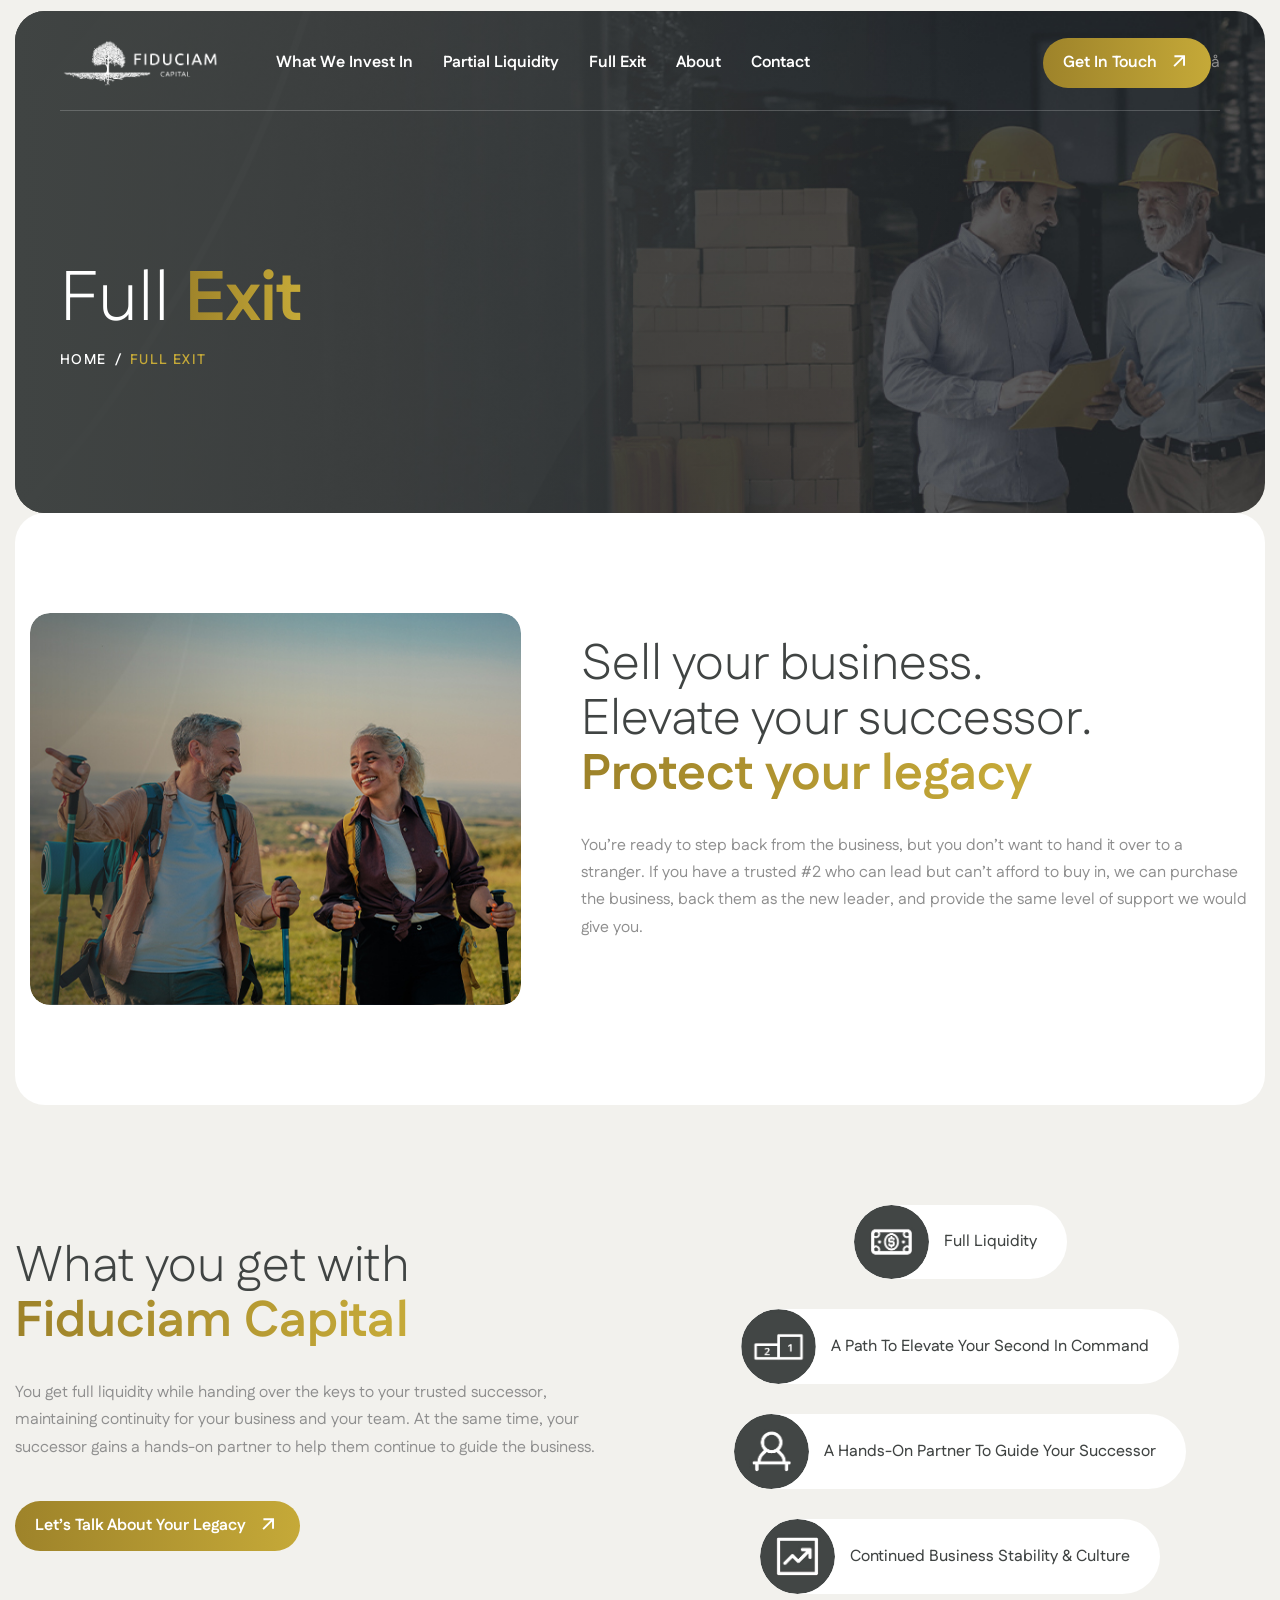
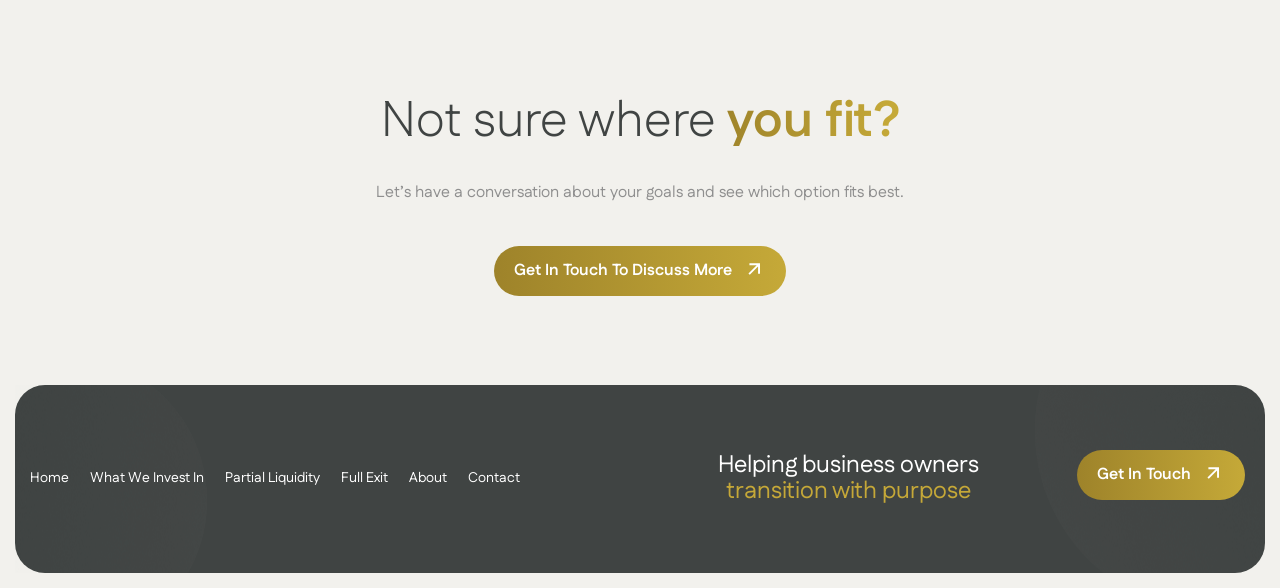
<file: full-exit/index.html>
<!DOCTYPE html>
<html lang="zxx">
<head>
	<!-- Meta -->
	<meta charset="utf-8">
	<meta http-equiv="X-UA-Compatible" content="IE=edge">
	<meta name="viewport" content="width=device-width, initial-scale=1.0, maximum-scale=1">
	<meta name="description" content="">
	<meta name="keywords" content="">
	<meta name="author" content="Awaiken">
	<!-- Page Title -->
    <title>Fiduciam Capital | Full Exit </title>
	<!-- Favicon Icon -->
	<link rel="shortcut icon" type="image/x-icon" href="../images/favicon.png">
	<!-- Google Fonts Css-->
	<link rel="preconnect" href="https://fonts.googleapis.com">
    <link rel="preconnect" href="https://fonts.gstatic.com" crossorigin>
    <link href="https://fonts.googleapis.com/css2?family=Fustat:wght@200..800&display=swap" rel="stylesheet">
	<!-- Bootstrap Css -->
	<link href="../css/bootstrap.min.css" rel="stylesheet" media="screen">
	<!-- SlickNav Css -->
	<link href="../css/slicknav.min.css" rel="stylesheet">
	<!-- Swiper Css -->
	<link rel="stylesheet" href="../css/swiper-bundle.min.css">
	<!-- Font Awesome Icon Css-->
	<link href="../css/all.css" rel="stylesheet" media="screen">
	<!-- Animated Css -->
	<link href="../css/animate.css" rel="stylesheet">
    <!-- Magnific Popup Core Css File -->
	<link rel="stylesheet" href="../css/magnific-popup.css">
	<!-- Mouse Cursor Css File -->
	<link rel="stylesheet" href="../css/mousecursor.css">
	<!-- Main Custom Css -->
	<link href="../css/custom.css" rel="stylesheet" media="screen">
</head>
<body>


    <!-- Header Start -->
	<header class="main-header">
		<div class="header-sticky">
			<nav class="navbar navbar-expand-lg">
				<div class="container-fluid">
					<!-- Logo Start -->
                    <div style="">
					<a class="navbar-brand" href="../">
						<img src="../images/logo-fd.png" alt="Logo" style="max-width:100%; height:50px;">
					</a>
                    </div>
					<!-- Logo End -->

					<!-- Main Menu Start -->
					<div class="collapse navbar-collapse main-menu">
                        <div class="nav-menu-wrapper">
                            <ul class="navbar-nav mr-auto" id="menu">
                                <!--<li class="nav-item submenu"><a class="nav-link" href="what-we-invest-in.html">What We Invest In</a>
                                 <ul>
                                        <li class="nav-item"><a class="nav-link" href="index.html">Home - Image</a></li>
                                        <li class="nav-item"><a class="nav-link" href="index-video.html">Home - Video</a></li>
                                        <li class="nav-item"><a class="nav-link" href="index-slider.html">Home - Slider</a></li>
                                    </ul>
                                </li>-->  
                                <li class="nav-item"><a class="nav-link" href="../what-we-invest-in/">What We Invest In</a></li>
                                <li class="nav-item"><a class="nav-link" href="../partial-liquidity/">Partial Liquidity</a></li>
                                <li class="nav-item"><a class="nav-link" href="../full-exit/">Full Exit</a></li>
                                <li class="nav-item"><a class="nav-link" href="../about/">About</a></li>
                                <li class="nav-item"><a class="nav-link" href="../contact/">Contact</a></li>         
                                
                            </ul>
                        </div>
                        <!-- Header Btn Start -->
                        <div class="header-btn d-inline-flex">
                            <!--<a href="tel:+789859664" class="btn-phone"><i class="fa-solid fa-phone-volume"></i>+01 789 859 664</a>-->
                            <a href="../contact/" class="btn-default">get in touch</a>
                        </div>
                        <!-- Header Btn End -->å
					</div>
					<!-- Main Menu End -->
					<div class="navbar-toggle"></div>
				</div>
			</nav>
			<div class="responsive-menu"></div>
		</div>
	</header>
	<!-- Header End -->

    <!-- Page Header Start -->
	<div class="page-header bg-section parallaxie" style="background: url('../images/page-header-full-exit.jpg') no-repeat;">
        <!-- Page Header Box Start -->
        <div class="page-header-box">
            <div class="container-fluid">
                <div class="row">
                    <div class="col-lg-12">
                        <!-- Page Header Content Start -->
                        <div class="page-header-content">
                            <h1 class="wow fadeInUp">Full <span>Exit</span></h1>
                            <nav class="wow fadeInUp" data-wow-delay="0.25s">
                                <ol class="breadcrumb">
                                    <li class="breadcrumb-item"><a href="./">home</a></li>
                                    <li class="breadcrumb-item active" aria-current="page">Full Exit</li>
                                </ol>
                            </nav>
                        </div>
                        <!-- Page Header Content End -->
                    </div>
                </div>
            </div>
        </div>	
        <!-- Page Header Box End -->	
	</div>
	<!-- Page Header End -->

<!-- Company Growth Section Start -->
    <div class="company-growth bg-section">
        <div class="container">
            <div class="row align-items-center">
                <div class="col-lg-5">
                    <!-- Company Growth Image Start -->
                    <div class="company-growth-image">
                        <figure class="image-anime reveal">
                            <img src="../images/img-full-exit.jpg" alt="">
                        </figure>
                    </div>
                    <!-- Company Growth Image End -->
                </div>

                <div class="col-lg-7">
                    <!-- Company Growth Content Start -->
                    <div class="company-growth-content">
                        <!-- Section Title Start -->
                        <div class="section-title">
                            <h2 class="wow fadeInUp" data-wow-delay="0.25s">Sell  your business. Elevate your successor.<span> Protect your legacy
</span></h2>
                            <p class="wow fadeInUp" data-wow-delay="0.5s">
                                You’re ready to step back from the business, but you don’t want to hand it over to a stranger. If you have a trusted #2 who can lead but can’t afford to buy in, we can purchase the business, back them as the new leader, and provide the same level of support we would give you.</p>
                        </div>
                        <!-- Section Title End -->

                        </div>
                    <!-- Company Growth Content End -->
                </div>
                

            </div>
        </div>
    </div>
    <!-- Company Growth Section End -->
    
<!-- Our Expertise Section Start -->
    <div class="our-expertise">
        <div class="container">
            <div class="row align-items-center">
                <div class="col-lg-6">
                    <!-- Our Expertise Content Start -->
                    <div class="our-expertise-content">
                        <!-- Section Title Start -->
                        <div class="section-title">
                            <h2 class="wow fadeInUp" data-wow-delay="0.25s">What you get with <span>Fiduciam Capital</span></h2>
                            <p class="wow fadeInUp" data-wow-delay="0.5s">You get full liquidity while handing over the keys to your trusted successor, maintaining continuity for your business and your team.  At the same time, your successor gains a hands-on partner to help them continue to guide the business.</p>
                        </div>
                        <!-- Section Title End -->

                        <!-- Expertise Button Start -->
                        <div class="expertise-btn wow fadeInUp" data-wow-delay="0.75s">
                            <a href="../contact/" class="btn-default">Let’s talk about your legacy</a>
                        </div>
                        <!-- Expertise Button End -->
                    </div>
                    <!-- Our Expertise Content End -->
                </div>

                <div class="col-lg-6">
                    <div class="expertise-list">
                        <!-- Expertise Item Start -->
                        <div class="expertise-item wow fadeInUp">
                            <div class="expertise-image">
                                <figure class="image-anime">
                                    <img src="../images/icon-solid-56.jpg" alt="">
                                </figure>
                            </div>
                            <div class="expertise-content">
                                <p>Full Liquidity</p>
                            </div>
                        </div>
                        <!-- Expertise Item End -->

                        <!-- Expertise Item Start -->
                        <div class="expertise-item wow fadeInUp" data-wow-delay="0.2s">
                            <div class="expertise-image">
                                <figure class="image-anime">
                                    <img src="../images/icon-solid-59.jpg" alt="">
                                </figure>
                            </div>
                            <div class="expertise-content">
                                <p>A path to elevate your second in command</p>
                            </div>
                        </div>
                        <!-- Expertise Item End -->

                        <!-- Expertise Item Start -->
                        <div class="expertise-item wow fadeInUp" data-wow-delay="0.6s">
                            <div class="expertise-image">
                                <figure class="image-anime">
                                    <img src="../images/icon-solid-57.jpg" alt="">
                                </figure>
                            </div>
                            <div class="expertise-content">
                                <p>A hands-on partner to guide your successor</p>
                            </div>
                        </div>
                        <!-- Expertise Item End -->

                        <!-- Expertise Item Start -->
                        <div class="expertise-item wow fadeInUp" data-wow-delay="0.8s">
                            <div class="expertise-image">
                                <figure class="image-anime">
                                    <img src="../images/icon-solid-58.jpg" alt="">
                                </figure>
                            </div>
                            <div class="expertise-content">
                                <p>Continued Business Stability &amp; Culture</p>
                            </div>
                        </div>
                        <!-- Expertise Item End -->
                    </div>
                </div>
            </div>
        </div>
    </div>
    <!-- Our Expertise Section End -->


    
<!-- Our Potential Start -->
    <div class="our-potential" style="padding:0px !important;">
        <div class="container">
            <div class="row" style="margin:auto; text-align: center;">
                <div class="col-lg-7"  style="margin:auto;">
                    <!-- Our Potential Content Start -->
                    <div class="our-potential-content">
                        <!-- Section Title Start -->
                        <div class="section-title">
                            <h2 class="wow fadeInUp" data-wow-delay="0.25s">Not sure where<span> you fit?</span></h2>
                            <p class="wow fadeInUp" data-wow-delay="0.5s">Let’s have a conversation about your goals and see which option fits best.

</p>
                        </div>
                       <div class="company-growth-btn wow fadeInUp" data-wow-delay="0.75s">
                            <a href="../contact/" class="btn-default">Get In Touch To Discuss more</a>
                        </div>
                        <!-- Section Title End -->

                        <!-- Our Potential Body End -->
                    </div>
                    <!-- Our Potential Content End -->
                </div>
            </div>
        </div>
    </div>
    <!-- Our Potential End -->

    <!-- Footer Start -->
    <footer class="main-footer bg-section" style="padding:0px !important;">
        <div class="container">
        
            <!-- Footer Copyright Section Start -->
            <div class="footer-copyright" style="border-top:0px solid transparent !important;">
                <div class="row align-items-center">
                    <div class="col-lg-6 col-md-6">
                        <!-- Footer Menu Start -->
                        <div class="footer-menu">
                            <ul style="font-size:14px;">                            
                                <li style="margin-right:18px;"><a href="../">Home</a></li>
                                <li style="margin-right:18px;"><a href="../what-we-invest-in/">What we Invest In</a></li>
                                <li style="margin-right:18px;"><a href="../partial-liquidity/">Partial Liquidity</a></li>
                                <li style="margin-right:18px;"><a href="../full-exit/">Full Exit</a></li>
                                <li style="margin-right:18px;"><a href="../about/">About</a></li>
                                <li style="margin-right:18px;"><a href="../contact/">Contact</a></li>

                            </ul>
                        </div>
                        <!-- Footer Menu End -->
                    </div>
                    
                <div class="col-lg-4 col-md-3" style="margin:auto; text-align: center;">
                    <!-- Footer Contact Information Start -->
                                <div style="color:white; font-size:24px;">Helping business owners <br><span style="color:#c5a838;">transition with purpose</span></div>
                    <!-- Footer Social Link End -->
                </div>
                    
                <div class="col-lg-2 col-md-3"  style="margin:25px auto; text-align: center;">
                    <!-- Footer Contact Information Start -->
                            <a href="../contact/" class="btn-default">get in touch</a>
                    <!-- Footer Social Link End -->
                </div>

                </div>
            </div>
            <!-- Footer Copyright Section End -->
        </div>
    </footer>
    <!-- Footer End -->

    <!-- Jquery Library File -->
    <script src="../js/jquery-3.7.1.min.js"></script>
    <!-- Bootstrap js file -->
    <script src="../js/bootstrap.min.js"></script>
    <!-- Validator js file -->
    <script src="../js/validator.min.js"></script>
    <!-- SlickNav js file -->
    <script src="../js/jquery.slicknav.js"></script>
    <!-- Swiper js file -->
    <script src="../js/swiper-bundle.min.js"></script>
    <!-- Counter js file -->
    <script src="../js/jquery.waypoints.min.js"></script>
    <script src="../js/jquery.counterup.min.js"></script>
    <!-- Magnific js file -->
    <script src="../js/jquery.magnific-popup.min.js"></script>
    <!-- SmoothScroll -->
    <script src="../js/SmoothScroll.js"></script>
    <!-- Parallax js -->
    <script src="../js/parallaxie.js"></script>
    <!-- MagicCursor js file -->
    <script src="../js/gsap.min.js"></script>
    <script src="../js/magiccursor.js"></script>
    <!-- Text Effect js file -->
    <script src="../js/SplitText.js"></script>
    <script src="../js/ScrollTrigger.min.js"></script>
    <!-- YTPlayer js File -->
    <script src="../js/jquery.mb.YTPlayer.min.js"></script>
    <!-- Wow js file -->
    <script src="../js/wow.js"></script>
    <!-- Main Custom js file -->
    <script src="../js/function.js"></script>
</body>
</html>
</file>
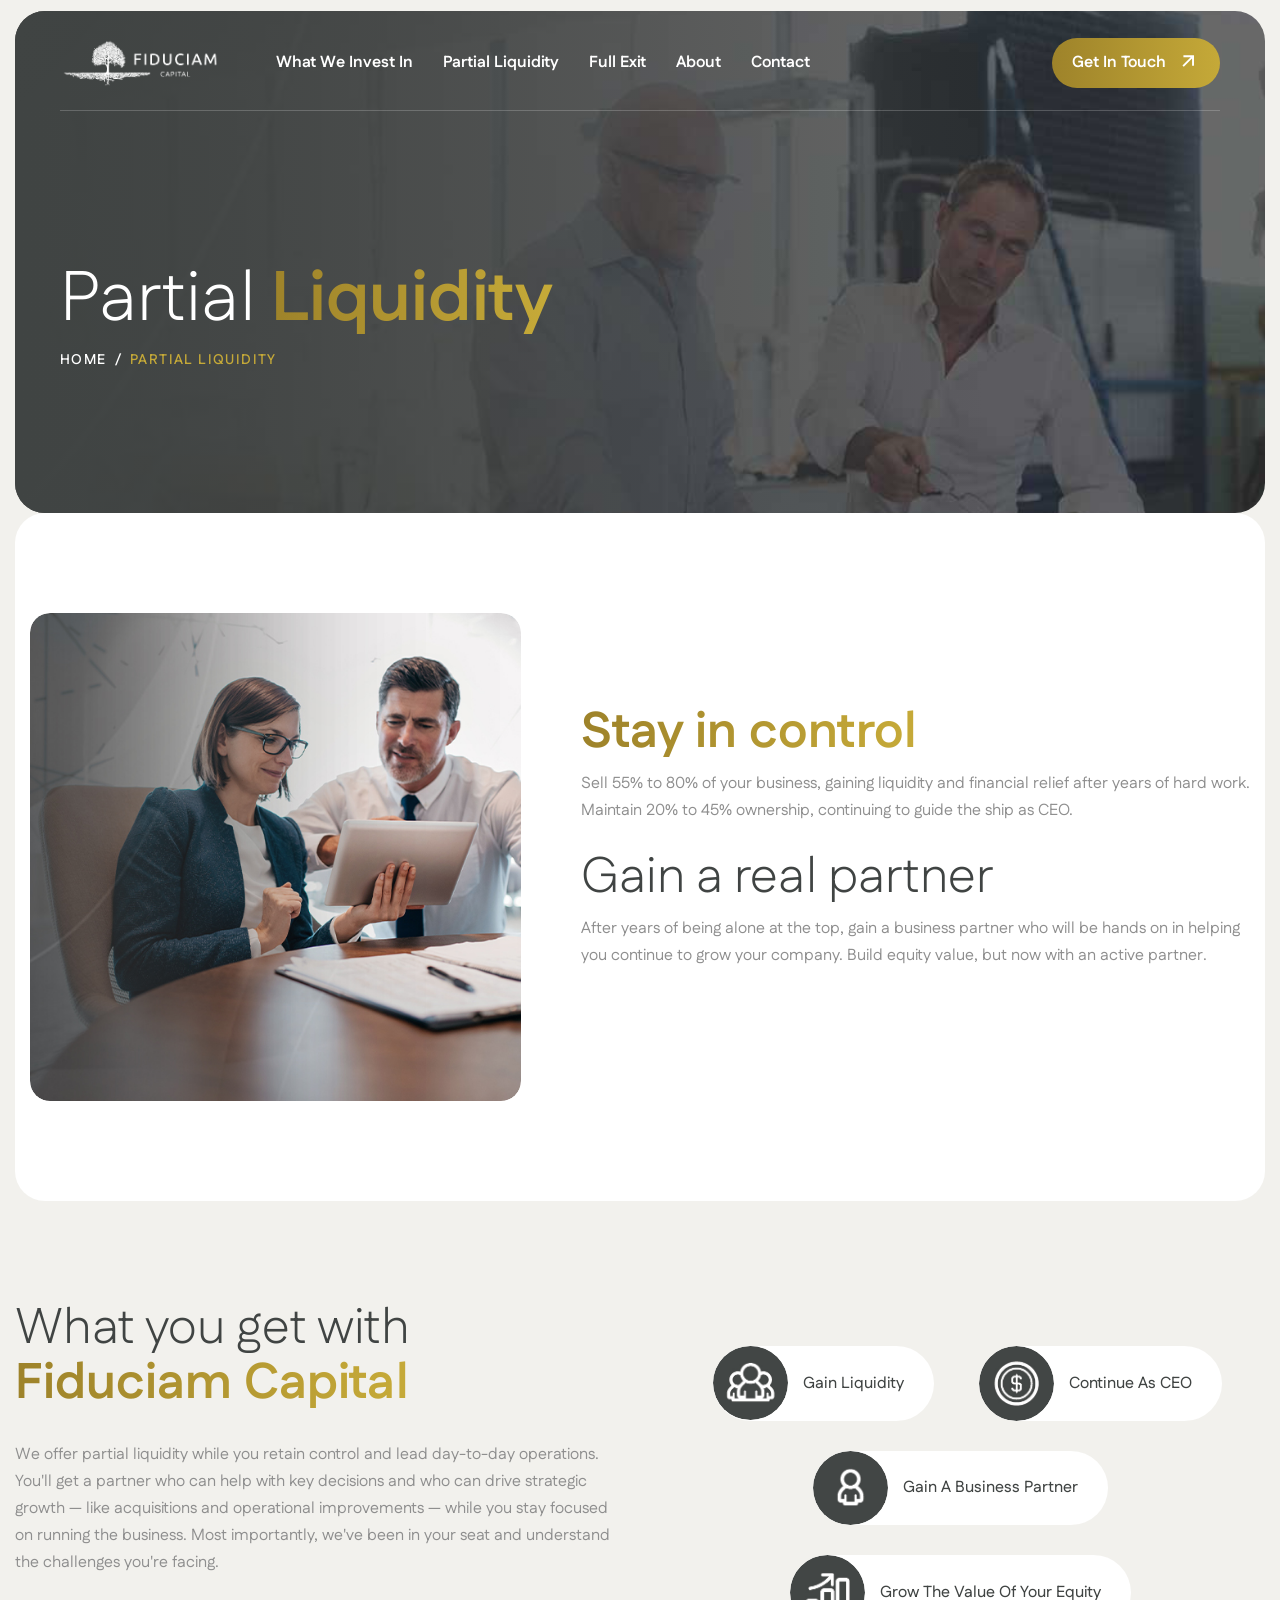
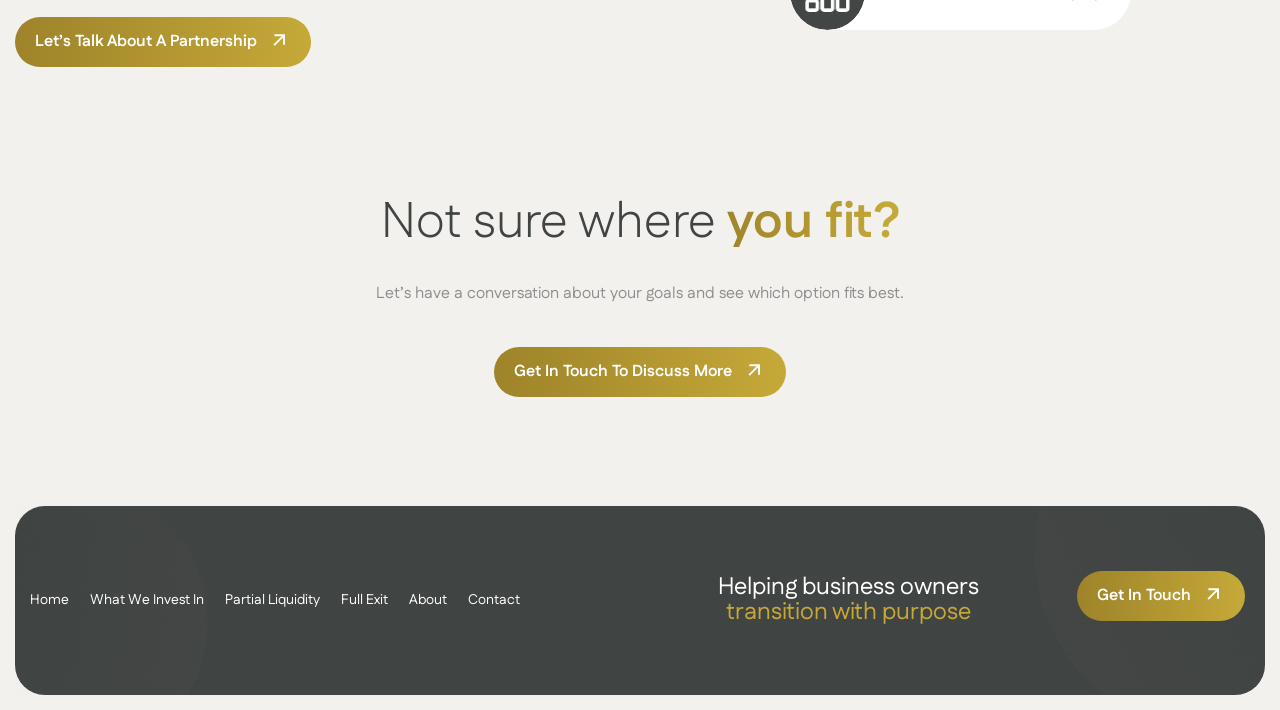
<file: partial-liquidity/index.html>
<!DOCTYPE html>
<html lang="zxx">
<head>
	<!-- Meta -->
	<meta charset="utf-8">
	<meta http-equiv="X-UA-Compatible" content="IE=edge">
	<meta name="viewport" content="width=device-width, initial-scale=1.0, maximum-scale=1">
	<meta name="description" content="">
	<meta name="keywords" content="">
	<meta name="author" content="Awaiken">
	<!-- Page Title -->
    <title>Fiduciam Capital | Partial Liquidity </title>
	<!-- Favicon Icon -->
	<link rel="shortcut icon" type="image/x-icon" href="../images/favicon.png">
	<!-- Google Fonts Css-->
	<link rel="preconnect" href="https://fonts.googleapis.com">
    <link rel="preconnect" href="https://fonts.gstatic.com" crossorigin>
    <link href="https://fonts.googleapis.com/css2?family=Fustat:wght@200..800&display=swap" rel="stylesheet">
	<!-- Bootstrap Css -->
	<link href="../css/bootstrap.min.css" rel="stylesheet" media="screen">
	<!-- SlickNav Css -->
	<link href="../css/slicknav.min.css" rel="stylesheet">
	<!-- Swiper Css -->
	<link rel="stylesheet" href="../css/swiper-bundle.min.css">
	<!-- Font Awesome Icon Css-->
	<link href="../css/all.css" rel="stylesheet" media="screen">
	<!-- Animated Css -->
	<link href="../css/animate.css" rel="stylesheet">
    <!-- Magnific Popup Core Css File -->
	<link rel="stylesheet" href="../css/magnific-popup.css">
	<!-- Mouse Cursor Css File -->
	<link rel="stylesheet" href="../css/mousecursor.css">
	<!-- Main Custom Css -->
	<link href="../css/custom.css" rel="stylesheet" media="screen">
</head>
<body>


    <!-- Header Start -->
	<header class="main-header">
		<div class="header-sticky">
			<nav class="navbar navbar-expand-lg">
				<div class="container-fluid">
					<!-- Logo Start -->
                    <div style="">
					<a class="navbar-brand" href="../">
						<img src="../images/logo-fd.png" alt="Logo" style="max-width:100%; height:50px;">
					</a>
                    </div>
					<!-- Logo End -->

					<!-- Main Menu Start -->
					<div class="collapse navbar-collapse main-menu">
                        <div class="nav-menu-wrapper">
                            <ul class="navbar-nav mr-auto" id="menu">
                                <!--<li class="nav-item submenu"><a class="nav-link" href="what-we-invest-in.html">What We Invest In</a>
                                 <ul>
                                        <li class="nav-item"><a class="nav-link" href="index.html">Home - Image</a></li>
                                        <li class="nav-item"><a class="nav-link" href="index-video.html">Home - Video</a></li>
                                        <li class="nav-item"><a class="nav-link" href="index-slider.html">Home - Slider</a></li>
                                    </ul>
                                </li>-->  
                                <li class="nav-item"><a class="nav-link" href="../what-we-invest-in/">What We Invest In</a></li>
                                <li class="nav-item"><a class="nav-link" href="../partial-liquidity/">Partial Liquidity</a></li>
                                <li class="nav-item"><a class="nav-link" href="../full-exit/">Full Exit</a></li>
                                <li class="nav-item"><a class="nav-link" href="../about/">About</a></li>
                                <li class="nav-item"><a class="nav-link" href="../contact/">Contact</a></li>        
                                
                            </ul>
                        </div>
                        <!-- Header Btn Start -->
                        <div class="header-btn d-inline-flex">
                            <!--<a href="tel:+789859664" class="btn-phone"><i class="fa-solid fa-phone-volume"></i>+01 789 859 664</a>-->
                            <a href="../contact/" class="btn-default">get in touch</a>
                        </div>
                        <!-- Header Btn End -->
					</div>
					<!-- Main Menu End -->
					<div class="navbar-toggle"></div>
				</div>
			</nav>
			<div class="responsive-menu"></div>
		</div>
	</header>
	<!-- Header End -->

    <!-- Page Header Start -->
	<div class="page-header bg-section parallaxie" style="background: url('../images/page-header-bg-partial-liquidity.jpg') no-repeat;">
        <!-- Page Header Box Start -->
        <div class="page-header-box">
            <div class="container-fluid">
                <div class="row">
                    <div class="col-lg-12">
                        <!-- Page Header Content Start -->
                        <div class="page-header-content">
                            <h1 class="wow fadeInUp">Partial <span>Liquidity</span></h1>
                            <nav class="wow fadeInUp" data-wow-delay="0.25s">
                                <ol class="breadcrumb">
                                    <li class="breadcrumb-item"><a href="./">home</a></li>
                                    <li class="breadcrumb-item active" aria-current="page">Partial Liquidity</li>
                                </ol>
                            </nav>
                        </div>
                        <!-- Page Header Content End -->
                    </div>
                </div>
            </div>
        </div>	
        <!-- Page Header Box End -->	
	</div>
	<!-- Page Header End -->

<!-- Company Growth Section Start -->
    <div class="company-growth bg-section">
        <div class="container">
            <div class="row align-items-center">
                <div class="col-lg-5">
                    <!-- Company Growth Image Start -->
                    <div class="company-growth-image">
                        <figure class="image-anime reveal">
                            <img src="../images/img-fd-9-11.jpg" alt="">
                        </figure>
                    </div>
                    <!-- Company Growth Image End -->
                </div>

                <div class="col-lg-7">
                    <!-- Company Growth Content Start -->
                    <div class="company-growth-content">
                        <!-- Section Title Start -->
                        <div class="section-title">
                            
                            <h2 class="wow fadeInUp" data-wow-delay="0.25s"><span>Stay in control</span></h2>
                            <p class="wow fadeInUp" data-wow-delay="0.5s" style="margin-top:10px;">
Sell 55% to 80% of your business, gaining liquidity and financial relief after years of hard work. Maintain 20% to 45% ownership, continuing to guide the ship as CEO.
                            </p>
                            <br>
                            <h2 class="wow fadeInUp" data-wow-delay="0.25s">Gain a real partner</h2>
                            <p class="wow fadeInUp" data-wow-delay="0.5s" style="margin-top:10px;">
                                After years of being alone at the top, gain a business partner who will be hands on in helping you continue to grow your company. Build equity value, but now with an active partner.
                            </p>
                            
                            
                            
                        </div>
                        <!-- Section Title End -->

                        </div>
                    <!-- Company Growth Content End -->
                </div>
                

            </div>
        </div>
    </div>
    <!-- Company Growth Section End -->
    
<!-- Our Expertise Section Start -->
    <div class="our-expertise">
        <div class="container">
            <div class="row align-items-center">
                <div class="col-lg-6">
                    <!-- Our Expertise Content Start -->
                    <div class="our-expertise-content">
                        <!-- Section Title Start -->
                        <div class="section-title">
                            <h2 class="wow fadeInUp" data-wow-delay="0.25s">What you get with <span>Fiduciam Capital</span></h2>
                            <p class="wow fadeInUp" data-wow-delay="0.5s">We offer partial liquidity while you retain control and lead day-to-day operations. You'll get a 
partner who can help with key decisions  
and who can drive strategic growth — like acquisitions and operational improvements — while you stay focused on running the business. Most importantly, we've been in your seat and understand the challenges you're facing.</p>
                        </div>
                        <!-- Section Title End -->

                        <!-- Expertise Button Start -->
                        <div class="expertise-btn wow fadeInUp" data-wow-delay="0.75s">
                            <a href="../contact/" class="btn-default">Let’s Talk About a Partnership</a>
                        </div>
                        <!-- Expertise Button End -->
                    </div>
                    <!-- Our Expertise Content End -->
                </div>

                <div class="col-lg-6">
                    <div class="expertise-list">
                        <!-- Expertise Item Start -->
                        <div class="expertise-item wow fadeInUp">
                            <div class="expertise-image">
                                <figure class="image-anime">
                                    <img src="../images/icon-solid-49.jpg" alt="">
                                </figure>
                            </div>
                            <div class="expertise-content">
                                <p>Gain Liquidity</p>
                            </div>
                        </div>
                        <!-- Expertise Item End -->

                        <!-- Expertise Item Start -->
                        <div class="expertise-item wow fadeInUp" data-wow-delay="0.2s">
                            <div class="expertise-image">
                                <figure class="image-anime">
                                    <img src="../images/icon-solid-51.jpg" alt="">
                                </figure>
                            </div>
                            <div class="expertise-content">
                                <p>Continue as CEO</p>
                            </div>
                        </div>
                        <!-- Expertise Item End -->

                        <!-- Expertise Item Start -->
                        <div class="expertise-item wow fadeInUp" data-wow-delay="0.6s">
                            <div class="expertise-image">
                                <figure class="image-anime">
                                    <img src="../images/icon-solid-50.jpg" alt="">
                                </figure>
                            </div>
                            <div class="expertise-content">
                                <p>Gain a business partner</p>
                            </div>
                        </div>
                        <!-- Expertise Item End -->

                        <!-- Expertise Item Start -->
                        <div class="expertise-item wow fadeInUp" data-wow-delay="0.8s">
                            <div class="expertise-image">
                                <figure class="image-anime">
                                    <img src="../images/icon-solid-52.jpg" alt="">
                                </figure>
                            </div>
                            <div class="expertise-content">
                                <p>Grow the value of your equity</p>
                            </div>
                        </div>                        
                        <!-- Expertise Item End -->
                    </div>
                </div>
            </div>
        </div>
    </div>
    <!-- Our Expertise Section End -->


    
<!-- Our Potential Start -->
    <div class="our-potential" style="padding: 20px 0px;">
        <div class="container">
            <div class="row" style="margin:auto; text-align: center;">
                <div class="col-lg-7"  style="margin:auto;">
                    <!-- Our Potential Content Start -->
                    <div class="our-potential-content">
                        <!-- Section Title Start -->
                        <div class="section-title">
                            <h2 class="wow fadeInUp" data-wow-delay="0.25s">Not sure where<span> you fit?</span></h2>
                            <p class="wow fadeInUp" data-wow-delay="0.5s">Let’s have a conversation about your goals and see which option fits best.

</p>
                        </div>
                       <div class="company-growth-btn wow fadeInUp" data-wow-delay="0.75s">
                            <a href="../contact/" class="btn-default">Get In Touch To Discuss more</a>
                        </div>
                        <!-- Section Title End -->

                        <!-- Our Potential Body End -->
                    </div>
                    <!-- Our Potential Content End -->
                </div>
            </div>
        </div>
    </div>
    <!-- Our Potential End -->

    <!-- Footer Start -->
    <footer class="main-footer bg-section" style="padding:0px !important;">
        <div class="container">
        
            <!-- Footer Copyright Section Start -->
            <div class="footer-copyright" style="border-top:0px solid transparent !important;">
                <div class="row align-items-center">
                    <div class="col-lg-6 col-md-6">
                        <!-- Footer Menu Start -->
                        <div class="footer-menu">
                            <ul style="font-size:14px;">                            
                                <li style="margin-right:18px;"><a href="../">Home</a></li>
                                <li style="margin-right:18px;"><a href="../what-we-invest-in/">What we Invest In</a></li>
                                <li style="margin-right:18px;"><a href="../partial-liquidity/">Partial Liquidity</a></li>
                                <li style="margin-right:18px;"><a href="../full-exit/">Full Exit</a></li>
                                <li style="margin-right:18px;"><a href="../about/">About</a></li>
                                <li style="margin-right:18px;"><a href="../contact/">Contact</a></li>

                            </ul>
                        </div>
                        <!-- Footer Menu End -->
                    </div>
                    
                <div class="col-lg-4 col-md-3" style="margin:auto; text-align: center;">
                    <!-- Footer Contact Information Start -->
                                <div style="color:white; font-size:24px;">Helping business owners <br><span style="color:#c5a838;">transition with purpose</span></div>
                    <!-- Footer Social Link End -->
                </div>
                    
                <div class="col-lg-2 col-md-3"  style="margin:25px auto; text-align: center;">
                    <!-- Footer Contact Information Start -->
                            <a href="../contact/" class="btn-default">get in touch</a>
                    <!-- Footer Social Link End -->
                </div>

                </div>
            </div>
            <!-- Footer Copyright Section End -->
        </div>
    </footer>
    <!-- Footer End -->

    <!-- Jquery Library File -->
    <script src="../js/jquery-3.7.1.min.js"></script>
    <!-- Bootstrap js file -->
    <script src="../js/bootstrap.min.js"></script>
    <!-- Validator js file -->
    <script src="../js/validator.min.js"></script>
    <!-- SlickNav js file -->
    <script src="../js/jquery.slicknav.js"></script>
    <!-- Swiper js file -->
    <script src="../js/swiper-bundle.min.js"></script>
    <!-- Counter js file -->
    <script src="../js/jquery.waypoints.min.js"></script>
    <script src="../js/jquery.counterup.min.js"></script>
    <!-- Magnific js file -->
    <script src="../js/jquery.magnific-popup.min.js"></script>
    <!-- SmoothScroll -->
    <script src="../js/SmoothScroll.js"></script>
    <!-- Parallax js -->
    <script src="../js/parallaxie.js"></script>
    <!-- MagicCursor js file -->
    <script src="../js/gsap.min.js"></script>
    <script src="../js/magiccursor.js"></script>
    <!-- Text Effect js file -->
    <script src="../js/SplitText.js"></script>
    <script src="../js/ScrollTrigger.min.js"></script>
    <!-- YTPlayer js File -->
    <script src="../js/jquery.mb.YTPlayer.min.js"></script>
    <!-- Wow js file -->
    <script src="../js/wow.js"></script>
    <!-- Main Custom js file -->
    <script src="../js/function.js"></script>
</body>
</html>
</file>
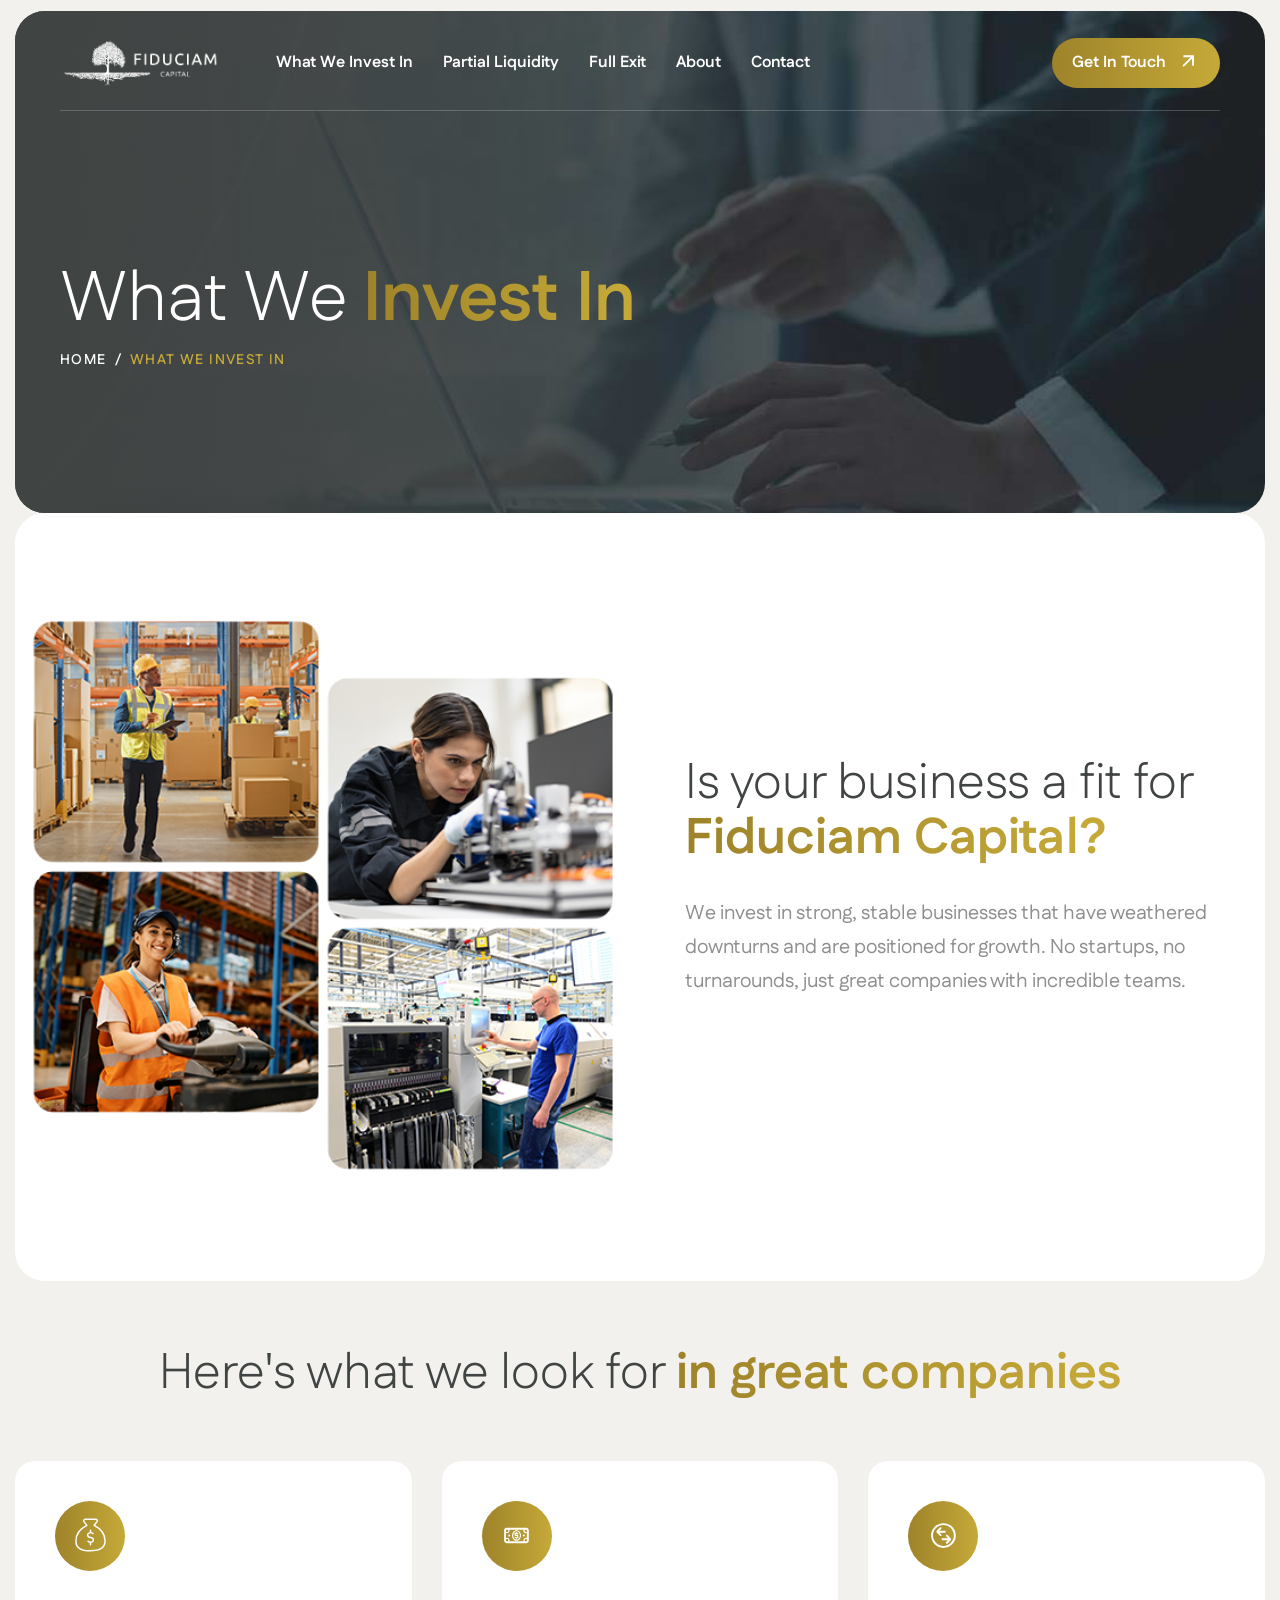
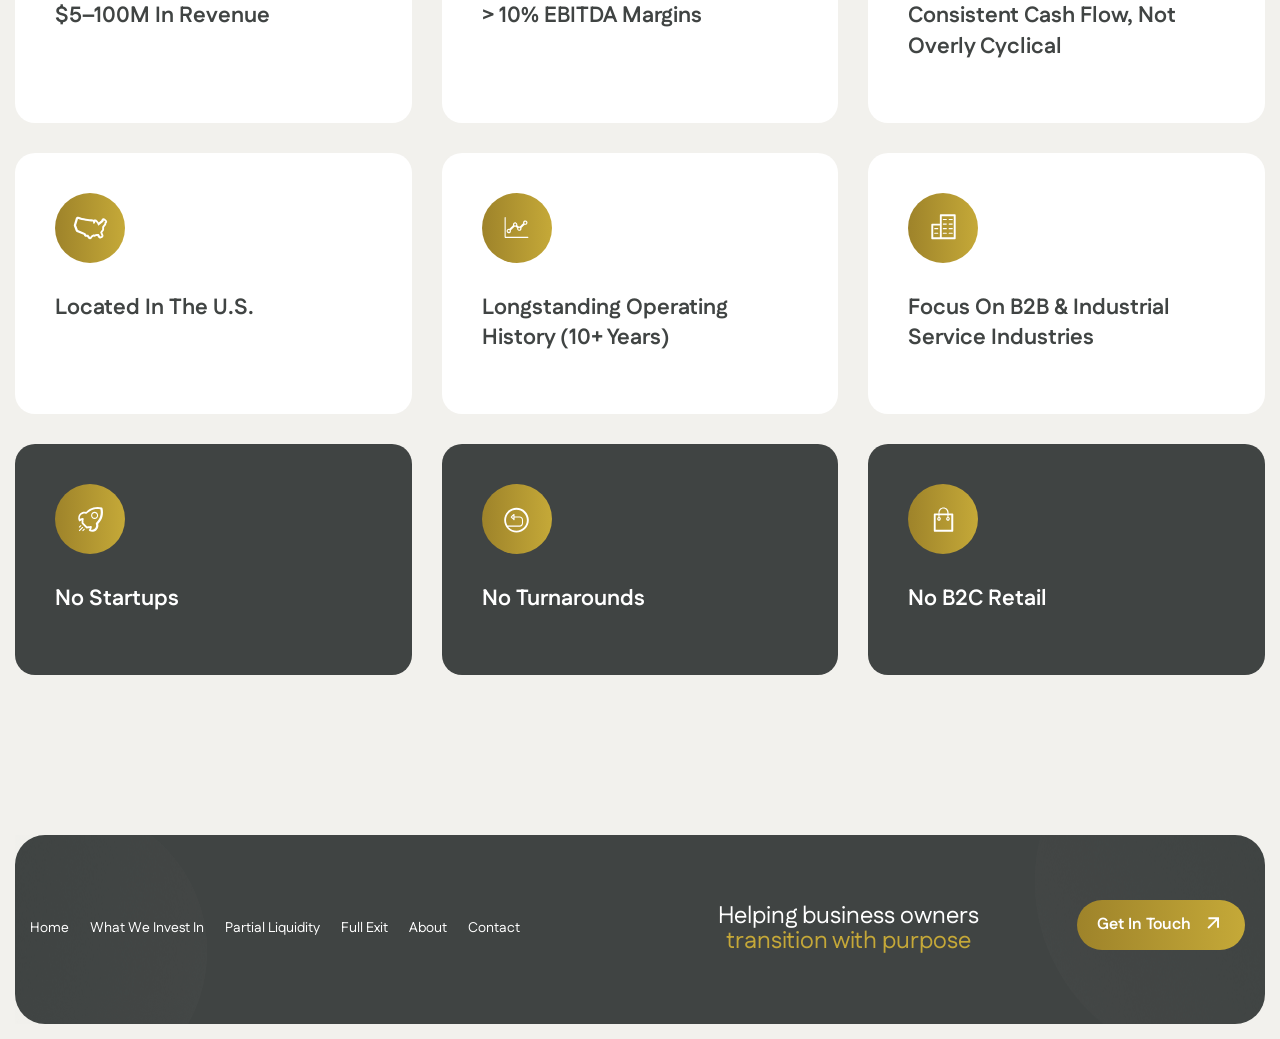
<file: what-we-invest-in/index.html>
<!DOCTYPE html>
<html lang="zxx"><head>
	<!-- Meta -->
	<meta charset="utf-8">
	<meta http-equiv="X-UA-Compatible" content="IE=edge">
	<meta name="viewport" content="width=device-width, initial-scale=1.0, maximum-scale=1">
	<meta name="description" content="">
	<meta name="keywords" content="">
	<meta name="author" content="Awaiken">
	<!-- Page Title -->
    <title>Fiduciam Capital | What We Invest In </title>
	<!-- Favicon Icon -->
	<link rel="shortcut icon" type="image/x-icon" href="../images/favicon.png">
	<!-- Google Fonts Css-->
	<link rel="preconnect" href="https://fonts.googleapis.com">
    <link rel="preconnect" href="https://fonts.gstatic.com" crossorigin>
    <link href="https://fonts.googleapis.com/css2?family=Fustat:wght@200..800&display=swap" rel="stylesheet">
	<!-- Bootstrap Css -->
	<link href="../css/bootstrap.min.css" rel="stylesheet" media="screen">
	<!-- SlickNav Css -->
	<link href="../css/slicknav.min.css" rel="stylesheet">
	<!-- Swiper Css -->
	<link rel="stylesheet" href="../css/swiper-bundle.min.css">
	<!-- Font Awesome Icon Css-->
	<link href="../css/all.css" rel="stylesheet" media="screen">
	<!-- Animated Css -->
	<link href="../css/animate.css" rel="stylesheet">
    <!-- Magnific Popup Core Css File -->
	<link rel="stylesheet" href="../css/magnific-popup.css">
	<!-- Mouse Cursor Css File -->
	<link rel="stylesheet" href="../css/mousecursor.css">
	<!-- Main Custom Css -->
	<link href="../css/custom.css" rel="stylesheet" media="screen">
</head>
<body>


  <!-- Header Start -->
	<header class="main-header">
		<div class="header-sticky">
			<nav class="navbar navbar-expand-lg">
				<div class="container-fluid">
					<!-- Logo Start -->
                    <div style="">
					<a class="navbar-brand" href="../">
						<img src="../images/logo-fd.png" alt="Logo" style="max-width:100%; height:50px;">
					</a>
                    </div>
					<!-- Logo End -->

					<!-- Main Menu Start -->
					<div class="collapse navbar-collapse main-menu">
                        <div class="nav-menu-wrapper">
                            <ul class="navbar-nav mr-auto" id="menu">
                                <!--<li class="nav-item submenu"><a class="nav-link" href="what-we-invest-in.html">What We Invest In</a>
                                 <ul>
                                        <li class="nav-item"><a class="nav-link" href="index.html">Home - Image</a></li>
                                        <li class="nav-item"><a class="nav-link" href="index-video.html">Home - Video</a></li>
                                        <li class="nav-item"><a class="nav-link" href="index-slider.html">Home - Slider</a></li>
                                    </ul>
                                </li>-->  
                                <li class="nav-item"><a class="nav-link" href="../what-we-invest-in/">What We Invest In</a></li>
                                <li class="nav-item"><a class="nav-link" href="../partial-liquidity/">Partial Liquidity</a></li>
                                <li class="nav-item"><a class="nav-link" href="../full-exit/">Full Exit</a></li>
                                <li class="nav-item"><a class="nav-link" href="../about/">About</a></li>
                                <li class="nav-item"><a class="nav-link" href="../contact/">Contact</a></li>        
                                
                            </ul>
                        </div>
                        <!-- Header Btn Start -->
                        <div class="header-btn d-inline-flex">
                            <!--<a href="tel:+789859664" class="btn-phone"><i class="fa-solid fa-phone-volume"></i>+01 789 859 664</a>-->
                            <a href="../contact/" class="btn-default">get in touch</a>
                        </div>
                        <!-- Header Btn End -->
					</div>
					<!-- Main Menu End -->
					<div class="navbar-toggle"></div>
				</div>
			</nav>
			<div class="responsive-menu"></div>
		</div>
	</header>
	<!-- Header End -->

    <!-- Page Header Start -->
	<div class="page-header bg-section parallaxie" style="background: url('../images/page-header-what-we-need.jpg') no-repeat;">
        <!-- Page Header Box Start -->
        <div class="page-header-box">
            <div class="container-fluid">
                <div class="row">
                    <div class="col-lg-12">
                        <!-- Page Header Content Start -->
                        <div class="page-header-content">
                            <h1 class="wow fadeInUp">What We <span>Invest In</span></h1>
                            <nav class="wow fadeInUp" data-wow-delay="0.25s">
                                <ol class="breadcrumb">
                                    <li class="breadcrumb-item"><a href="./">home</a></li>
                                    <li class="breadcrumb-item active" aria-current="page">What We Invest In</li>
                                </ol>
                            </nav>
                        </div>
                        <!-- Page Header Content End -->
                    </div>
                </div>
            </div>
        </div>	
        <!-- Page Header Box End -->	
	</div>
	<!-- Page Header End -->

<!-- Company Growth Section Start -->
    <div class="company-growth bg-section">
        <div class="container">
            <div class="row align-items-center">
                <div class="col-lg-6">
                    <!-- Company Growth Image Start -->
                    <div class="company-growth-image">
                        <figure class="image-anime reveal" style="border-radius:0px;">
                            <img src="../images/img-we-invest-2.png" alt="" style="border-radius:0px;">
                        </figure>
                    </div>
                    <!-- Company Growth Image End -->
                </div>

                <div class="col-lg-6">
                    <!-- Company Growth Content Start -->
                    <div class="company-growth-content">
                        <!-- Section Title Start -->
                        <div class="section-title">
                            <h2 class="wow fadeInUp" data-wow-delay="0.25s">Is your business a fit for <span>Fiduciam Capital?</span></h2>
                            <p class="wow fadeInUp" data-wow-delay="0.5s" style="font-size:20px;">We invest in strong, stable businesses that have weathered downturns and are positioned for growth. No startups, no turnarounds, just great companies with incredible teams.</p>
                        </div>
                        <!-- Section Title End -->

                        </div>
                    <!-- Company Growth Content End -->
                </div>
            </div>
        </div>
    </div>
    <!-- Company Growth Section End -->
    
  <!-- Page Services Start -->
    <div class="page-services">
        <div class="container">
            <div class="row">
                
                
                <div class="col-lg-12 col-md-6" style="padding:50px 0px 20px; text-align: center;">
                        <div class="section-title">
                            <h2 class="wow fadeInUp" data-wow-delay="0.25s">Here's what we look for <span>in great companies</span></h2>
                        </div>    
                </div>
                
                <div class="col-lg-4 col-md-6">
                    <!-- Service Item Start -->
                    <div class="service-item wow fadeInUp">
                        <!-- Icon Box Start -->
                        <div class="icon-box">
                            <img src="../images/icon-services-2.svg" alt="">
                        </div>
                        <!-- Icon Box End -->

                        <!-- Service Item Content Start -->
                        <div class="service-item-content">
                            <h3>$5–100M in revenue</h3>
                        </div>
                        <!-- Service Item Content End -->
                        
                    </div>
                    <!-- Service Item End -->
                </div>
                
                <div class="col-lg-4 col-md-6">
                    <!-- Service Item Start -->
                    <div class="service-item wow fadeInUp" data-wow-delay="0.2s">
                        <!-- Icon Box Start -->
                        <div class="icon-box">
                            <img src="../images/icon-37.svg" alt="">
                        </div>
                        <!-- Icon Box End -->

                        <!-- Service Item Content Start -->
                        <div class="service-item-content">
                            <h3> &#62; 10% EBITDA margins</h3>
                        </div>
                        <!-- Service Item Content End -->

                    </div>
                    <!-- Service Item End -->
                </div>

                <div class="col-lg-4 col-md-6">
                    <!-- Service Item Start -->
                    <div class="service-item wow fadeInUp" data-wow-delay="0.4s">
                        <!-- Icon Box Start -->
                        <div class="icon-box">
                            <img src="../images/icon-38.svg" alt="">
                        </div>
                        <!-- Icon Box End -->

                        <!-- Service Item Content Start -->
                        <div class="service-item-content">
                            <h3>Consistent cash flow, not overly cyclical</h3>
                        </div>
                        <!-- Service Item Content End -->
                    </div>
                    <!-- Service Item End -->
                </div>

                <div class="col-lg-4 col-md-6">
                    <!-- Service Item Start -->
                    <div class="service-item wow fadeInUp" data-wow-delay="0.6s">
                        <!-- Icon Box Start -->
                        <div class="icon-box">
                            <img src="../images/icon-41.svg" alt="">
                        </div>
                        <!-- Icon Box End -->

                        <!-- Service Item Content Start -->
                        <div class="service-item-content">
                            <h3>Located in the U.S.</h3>
                        </div>
                        <!-- Service Item Content End -->
                    </div>
                    <!-- Service Item End -->
                </div>

                <div class="col-lg-4 col-md-6">
                    <!-- Service Item Start -->
                    <div class="service-item wow fadeInUp" data-wow-delay="0.8s">
                        <!-- Icon Box Start -->
                        <div class="icon-box">
                            <img src="../images/icon-39.svg" alt="">
                        </div>
                        <!-- Icon Box End -->

                        <!-- Service Item Content Start -->
                        <div class="service-item-content">
                            <h3>Longstanding operating history (10+ years)</h3>
                        </div>
                        <!-- Service Item Content End -->
                    </div>
                    <!-- Service Item End -->
                </div>

                <div class="col-lg-4 col-md-6">
                    <!-- Service Item Start -->
                    <div class="service-item wow fadeInUp" data-wow-delay="1s">
                        <!-- Icon Box Start -->
                        <div class="icon-box">
                            <img src="../images/icon-40.svg" alt="">
                        </div>
                        <!-- Icon Box End -->

                        <!-- Service Item Content Start -->
                        <div class="service-item-content">
                            <h3>Focus on B2B &amp; Industrial service Industries</h3>
                        </div>
                        <!-- Service Item Content End -->
                    </div>
                    <!-- Service Item End -->
                </div>
                
<div class="col-lg-4 col-md-6">
                    <!-- Service Item Start -->
                    <div class="service-item wow fadeInUp" data-wow-delay="0.2s" style="background-color:#404443;">
                        <!-- Icon Box Start -->
                        <div class="icon-box">
                            <img src="../images/icon-42.svg" alt="">
                        </div>
                        <!-- Icon Box End -->

                        <!-- Service Item Content Start -->
                        <div class="service-item-content">
                            <h3 style="color:white;">No Startups</h3>
                        </div>
                        <!-- Service Item Content End -->
                    </div>
                    <!-- Service Item End -->
                </div>
                
                <div class="col-lg-4 col-md-6">
                    <!-- Service Item Start -->
                    <div class="service-item wow fadeInUp" data-wow-delay="0.2s" style="background-color:#404443;">
                        <!-- Icon Box Start -->
                        <div class="icon-box">
                            <img src="../images/icon-43.svg" alt="">
                        </div>
                        <!-- Icon Box End -->

                        <!-- Service Item Content Start -->
                        <div class="service-item-content">
                            <h3 style="color:white;">No Turnarounds</h3>
                        </div>
                        <!-- Service Item Content End -->

                    </div>
                    <!-- Service Item End -->
                </div>
                
<div class="col-lg-4 col-md-6">
                    <!-- Service Item Start -->
                    <div class="service-item wow fadeInUp" data-wow-delay="0.2s" style="background-color:#404443;">
                        <!-- Icon Box Start -->
                        <div class="icon-box">
                            <img src="../images/icon-44.svg" alt="">
                        </div>
                        <!-- Icon Box End -->

                        <!-- Service Item Content Start -->
                        <div class="service-item-content">
                            <h3 style="color:white;">No B2C Retail</h3>
                        </div>
                        <!-- Service Item Content End -->

                    </div>
                    <!-- Service Item End -->
                </div>
                
            </div>
        </div>
    </div>
    <!-- Page Services End -->


   <!-- Footer Start -->
    <footer class="main-footer bg-section" style="padding:0px !important;">
        <div class="container">
        
            <!-- Footer Copyright Section Start -->
            <div class="footer-copyright" style="border-top:0px solid transparent !important;">
                <div class="row align-items-center">
                    <div class="col-lg-6 col-md-6">
                        <!-- Footer Menu Start -->
                        <div class="footer-menu">
                            <ul style="font-size:14px;">                            
                                <li style="margin-right:18px;"><a href="../">Home</a></li>
                                <li style="margin-right:18px;"><a href="../what-we-invest-in/">What we Invest In</a></li>
                                <li style="margin-right:18px;"><a href="../partial-liquidity/">Partial Liquidity</a></li>
                                <li style="margin-right:18px;"><a href="../full-exit/">Full Exit</a></li>
                                <li style="margin-right:18px;"><a href="../about/">About</a></li>
                                <li style="margin-right:18px;"><a href="../contact/">Contact</a></li>

                            </ul>
                        </div>
                        <!-- Footer Menu End -->
                    </div>
                    
                <div class="col-lg-4 col-md-3" style="margin:auto; text-align: center;">
                    <!-- Footer Contact Information Start -->
                                <div style="color:white; font-size:24px;">Helping business owners <br><span style="color:#c5a838;">transition with purpose</span></div>
                    <!-- Footer Social Link End -->
                </div>
                    
                <div class="col-lg-2 col-md-3"  style="margin:25px auto; text-align: center;">
                    <!-- Footer Contact Information Start -->
                            <a href="../contact/" class="btn-default">get in touch</a>
                    <!-- Footer Social Link End -->
                </div>

                </div>
            </div>
            <!-- Footer Copyright Section End -->
        </div>
    </footer>
    <!-- Footer End -->

    <!-- Jquery Library File -->
    <script src="../js/jquery-3.7.1.min.js"></script>
    <!-- Bootstrap js file -->
    <script src="../js/bootstrap.min.js"></script>
    <!-- Validator js file -->
    <script src="../js/validator.min.js"></script>
    <!-- SlickNav js file -->
    <script src="../js/jquery.slicknav.js"></script>
    <!-- Swiper js file -->
    <script src="../js/swiper-bundle.min.js"></script>
    <!-- Counter js file -->
    <script src="../js/jquery.waypoints.min.js"></script>
    <script src="../js/jquery.counterup.min.js"></script>
    <!-- Magnific js file -->
    <script src="../js/jquery.magnific-popup.min.js"></script>
    <!-- SmoothScroll -->
    <script src="../js/SmoothScroll.js"></script>
    <!-- Parallax js -->
    <script src="../js/parallaxie.js"></script>
    <!-- MagicCursor js file -->
    <script src="../js/gsap.min.js"></script>
    <script src="../js/magiccursor.js"></script>
    <!-- Text Effect js file -->
    <script src="../js/SplitText.js"></script>
    <script src="../js/ScrollTrigger.min.js"></script>
    <!-- YTPlayer js File -->
    <script src="../js/jquery.mb.YTPlayer.min.js"></script>
    <!-- Wow js file -->
    <script src="../js/wow.js"></script>
    <!-- Main Custom js file -->
    <script src="../js/function.js"></script>
</body>
</html>
</file>
<file: css/custom.css>
/* ----------------------------------------------------------------------------------------
* Author        : Awaiken
* Template Name : Infine - Life and Business Coach HTML Template
* File          : CSS File
* Version       : 1.0
* ---------------------------------------------------------------------------------------- */
/* INDEX
----------------------------------------------------------------------------------------
01. Global Variables
02. General css
03. Header css
04. Hero css
05. About Us css
06. Our Services css
07. Our Potential Css
08. Our Pricing Css
09. Our Expertise Css
10. Intro Video Css
11. How We Work Css
12. Company Growth Css
13. Our FAQs Css
14. Our Testimonial css
15. Our Blog Css
16. Footer css
17. About Us Page css
18. Services Page css
19. Service Single css
20. Blog Archive css
21. Blog Single css
22. Team Page css
23. Team Single css
24. Pricing Page css
25. Testimonial Page css
26. Image Gallery css
27. Video Gallery css
28. FAQs Page css
29. Contact Us Page css
30. Book Appointment Page css
31. 404 Page css
32. Responsive css
-------------------------------------------------------------------------------------- */

/************************************/
/*** 	 01. Global Variables	  ***/
/************************************/	

:root{
	--primary-color			: #404443;
	--secondary-color		: #F2F1ED;
	--text-color			: #8F8F8F;
	--accent-color			: #c5a938;
	--dark-color		    : #9e832a;
	--white-color			: #FFFFFF;
	--divider-color			: #DFE1DE;
	--dark-divider-color	: #FFFFFF33;
	--error-color			: rgb(230, 87, 87);
	--default-font			: "Fustat", sans-serif;
}

/************************************/
/*** 	   02. General css		  ***/
/************************************/

body{
	font-family: var(--default-font);
	font-size: 16px;
	font-weight: 400;
	line-height: 1.6em;
	background: var(--secondary-color);
	color: var(--text-color);
}

p{
	line-height: 1.7em;
	margin-bottom: 1.6em;
}

h1,
h2,
h3,
h4,
h5,
h6{
	margin :0;
	font-weight: 700;
	line-height: 1.4em;
	color: var(--primary-color);
}

figure{
	margin: 0;
}

img{
	max-width: 100%;
}

a{
	text-decoration: none;
    color:#bd9c3d;
}

a:hover{
	text-decoration: none;
	outline: 0;
}

a:focus{
	text-decoration: none;
	outline: 0;
}

html,
body{
	width: 100%;
	overflow-x: clip;
}

.container{
	max-width: 1300px;
}

.container,
.container-fluid,
.container-lg,
.container-md,
.container-sm,
.container-xl,
.container-xxl{
    padding-right: 15px;
    padding-left: 15px;
}

.image-anime{
	position: relative;
	overflow: hidden;
}

.image-anime:after{
	content: "";
	position: absolute;
    width: 200%;
    height: 0%;
    left: 50%;
    top: 50%;
    background-color: rgba(255,255,255,.3);
    transform: translate(-50%,-50%) rotate(-45deg);
    z-index: 1;
}

.image-anime:hover:after{
    height: 250%;
    transition: all 600ms linear;
    background-color: transparent;
}

.reveal{
	position: relative;
    display: -webkit-inline-box;
    display: -ms-inline-flexbox;
    display: inline-flex;
    visibility: hidden;
    overflow: hidden;
}

.reveal img{
    height: 100%;
    width: 100%;
    -o-object-fit: cover;
    object-fit: cover;
    -webkit-transform-origin: left;
    transform-origin: left;
}

.row{
    margin-right: -15px;
    margin-left: -15px;
}

.row > *{
	padding-right: 15px;
	padding-left: 15px;
}

.row.no-gutters{
    margin-right: 0px;
    margin-left: 0px;
}

.row.no-gutters > *{
    padding-right: 0px;
    padding-left: 0px;
}

.btn-default{
	position: relative;
	display: inline-block;
    background-image: linear-gradient(to right, var(--dark-color) 0%, var(--accent-color) 50%, var(--dark-color) 100%);
    background-size: 200% auto;
    border-radius: 100px;
    color: var(--white-color);
    font-size: 16px;
    font-weight: 700;
	line-height: 1em;
    text-transform: capitalize;
    border: none;
    padding: 17px 54px 17px 20px;
    transition: all 0.4s ease-in-out;
	overflow: hidden;
	z-index: 0;
}

.btn-default:hover{
	background-position: right center;
}

.btn-default::before{
	content: '';
	position: absolute;
	top: -1px;
	bottom: 0;
	right: 0;
	width: 24px;
	height: 24px;
	background: url('../images/arrow-white.svg');
	background-repeat: no-repeat;
	background-position: center center;
	background-size: cover;
	transform: translate(-20px, 50%);
	transition: all 0.4s ease-in-out;
}

.btn-default:hover::before{
	transform: translate(-20px, 50%) rotate(45deg);
}

.btn-default.btn-highlighted{
	background: var(--white-color);
    color: var(--primary-color);
	transition: all 0.5s ease-in-out;
}

.btn-default.btn-highlighted:hover{
	background: transparent;
	color: var(--white-color);
}

.btn-default.btn-highlighted::before{
	background: url('../images/dark-arrow.svg');
}

.btn-default.btn-highlighted::after{
	content: '';
    display: block;
    position: absolute;
    top: 0;
    left: auto;
    right: 0;
    bottom: 0;
    width: 0;
    height: 106%;
    background: linear-gradient(263deg, var(--dark-color) 0.16%, var(--accent-color) 99.84%);
    border-radius: 100px;
    transition: 0.4s ease-in-out;
    z-index: -1;
}

.btn-default.btn-highlighted:hover:after{
    width: 100%;
    left: 0;
    right: auto;
}

.cb-cursor:before{
	background:linear-gradient(263deg, var(--accent-color) 0.16%, var(--dark-color) 99.84%);
}

.preloader{
	position: fixed;
	top: 0;
	left: 0;
	right: 0;
	bottom: 0;
	z-index: 1000;
	background: linear-gradient(263deg, var(--accent-color) 0.16%, var(--dark-color) 99.84%);
	display: flex;
	align-items: center;
	justify-content: center;
}

.loading-container,
.loading{
	height: 100px;
	position: relative;
	width: 100px;
	border-radius: 100%;
}

.loading-container{
	margin: 40px auto;
}

.loading{
	border: 1px solid transparent;
	border-color: transparent var(--white-color) transparent var(--white-color);
	animation: rotate-loading 1.5s linear 0s infinite normal;
	transform-origin: 50% 50%;
}

.loading-container:hover .loading,
.loading-container .loading{
	transition: all 0.5s ease-in-out;
}

#loading-icon{
	position: absolute;
	top: 50%;
	left: 50%;
	max-width: 66px;
	transform: translate(-50%, -50%);
}

@keyframes rotate-loading{
	0%{
		transform: rotate(0deg);
	}

	100%{
		transform: rotate(360deg);
	}
}

.bg-section{
	width: 100%;
	max-width: 1800px;
	margin: 0 auto;
	border-radius: 30px;
}

.section-row{
	margin-bottom: 80px;
}

.section-row .section-title{
	margin-bottom: 0;
}

.section-btn{
	text-align: end;
}

.section-title-content p{
	margin: 0;
} 

.section-title{
	margin-bottom: 40px;
}

.section-title h3{
	display: inline-block;
	font-size: 14px;
    font-weight: 600;
	line-height: 1.4em;
	letter-spacing: 0.1em;
    text-transform: uppercase;
    color: var(--primary-color);
	/*background: url('../images/icon-sub-heading.svg') no-repeat;*/
	background-position: left center;
	background-size: auto;
	padding-left: 24px;
    margin-bottom: 20px;
}

.section-title h1{
	font-size: 70px;
	font-weight: 300;
	line-height: 1.1em;
	color: var(--primary-color);
	margin-bottom: 0;
}

.section-title h2{
	font-size: 50px;
	font-weight: 300;
	line-height: 1.1em;
	color: var(--primary-color);
	margin-bottom: 0;
}

.section-title h1 span,
.section-title h2 span{
	font-weight: 700;
	background-image: linear-gradient(267.43deg, var(--accent-color) 4.95%, var(--dark-color) 97.92%);
    background-clip: text;
    -webkit-text-fill-color: transparent;
}

.section-title p{
	margin-top: 30px;
	margin-bottom: 0;
}

.help-block.with-errors ul{
	margin: 0;
	text-align: left;
}

.help-block.with-errors ul li{
	color: var(--error-color);
	font-size: 14px;
	font-weight: 500;
}

/************************************/
/**** 	   03. Header css		 ****/
/************************************/

header.main-header{
	position: relative;
	z-index: 100;
	margin-top: 50px;
	padding: 0 30px;
}

.main-header .container-fluid{
	position: relative;
	padding-bottom: 20px;
}

.main-header .container-fluid::before{
	content: '';
    display: block;
    position: absolute;
    bottom: 0;
    left: 15px;
    right: 0;
    border-bottom: 1px solid var(--dark-divider-color);
    width: calc(100% - 30px);
}

header.main-header .header-sticky{
	position: relative;
	top: 0;
	z-index: 100;
}

header.main-header .header-sticky.hide{
	transform: translateY(-100%);
	transition: transform 0.3s ease-in-out;
	border-radius: 0;
}

header.main-header .header-sticky.active{
	position: fixed;
	top: 0;
	left: 0;
	right: 0;
	border-radius: 0;
    transform: translateY(0);
	background: var(--primary-color);
	border-bottom: 1px solid var(--dark-divider-color);
}

header.main-header .header-sticky.active .container-fluid{
	padding-bottom: 0;
}

header.main-header .header-sticky.active .container-fluid::before{
	display: none;
}

.navbar{
	width: 100%;
	max-width: 1560px;
	margin: 0 auto;
	padding: 20px 0;
	align-items: center;
}

.navbar-brand{
	padding: 0;
	margin: 0;
}

.main-menu .nav-menu-wrapper{
	flex: 1;
	text-align: left;
	margin-left: 40px;
}

.main-menu .nav-menu-wrapper > ul{
	align-items: center;
	display: inline-flex;
}

.main-menu ul li{
	margin: 0;
	position: relative;
}

.main-menu ul li a{
	font-size: 16px;
	font-weight: 700;
	padding: 15px !important;
	color: var(--white-color);
	text-transform: capitalize;
	transition: all 0.3s ease-in-out;
}

.main-menu ul li.submenu > a:after{
	content: '\f107';
	font-family: 'FontAwesome';
	font-weight: 900;
	font-size: 14px;
	margin-left: 8px;
}

.main-menu ul li a:hover,
.main-menu ul li a:focus{
	color: var(--accent-color);
}

.main-menu ul ul{
	visibility: hidden;
	opacity: 0;
	transform: scaleY(0.8);
	transform-origin: top;
	padding: 0;
	margin: 0;
	list-style: none;
	width: 230px;
	border-radius: 20px;
	position: absolute;
	left: 0;
	top: 100%;
	background: linear-gradient(263deg, var(--accent-color) 0.16%, var(--dark-color) 99.84%);
	text-align: left;
	transition: all 0.3s ease-in-out;
}

.main-menu ul li.submenu:first-child ul{
    width: 230px;
}

.main-menu ul ul ul{
	left: 100%;
	top: 0;
	text-align: left;
}
.main-menu ul li:hover > ul{
	visibility: visible;
	opacity: 1;
	transform: scaleY(1);
    padding: 5px 0;
}

.main-menu ul li.submenu ul li.submenu > a:after{
    content: '\f105';
    float: right;
}

.main-menu ul ul li{
	margin: 0;
	padding: 0;
}

.main-menu ul ul li a{
	color: var(--white-color);
	padding: 8px 20px !important;
	transition: all 0.3s ease-in-out;
}

.main-menu ul li:hover > ul{
	visibility: visible;
	opacity: 1;
	transform: scaleY(1);
    padding: 5px 0;
}

.main-menu ul ul li a:hover,
.main-menu ul ul li a:focus{
	color: var(--primary-color);
	background-color: transparent;
	padding: 8px 20px 8px 23px !important;
}

.header-btn{
	align-items: center;
}

.btn-phone{
	font-size: 16px;
	font-weight: 700;
    line-height: normal;
	color: var(--white-color);
	margin-right: 25px;
	display: inline-flex;
	align-items: center;
	transition: all 0.4s ease-in-out;
}

.btn-phone:hover{
	color: var(--accent-color);
}

.btn-phone i{
	color: var(--white-color);
	font-size: 20px;
	margin-right: 15px;
	transition: all 0.4s ease-in-out;
}

.btn-phone:hover i{
	color: var(--accent-color);
}

.responsive-menu,
.navbar-toggle{
	display: none;
}

.responsive-menu{
	top: 0;
	position: relative;
}

.slicknav_btn{
	background: linear-gradient(263deg, var(--accent-color) 0.16%, var(--dark-color) 99.84%);
	padding: 0;
	display: flex;
	align-items: center;
	justify-content: center;
	width: 38px;
	height: 38px;
	margin: 0;
	border-radius: 6px;
}

.slicknav_icon .slicknav_icon-bar{
	display: block;
	width: 100%;
	height: 3px;
	width: 22px;
	background-color: var(--white-color);
	border-radius: 6px;
	margin: 4px auto !important;
	transition: all 0.1s ease-in-out;
}

.slicknav_icon .slicknav_icon-bar:first-child{
	margin-top: 0 !important;
}

.slicknav_icon .slicknav_icon-bar:last-child{
	margin-bottom: 0 !important;
}

.navbar-toggle a.slicknav_btn.slicknav_open .slicknav_icon span.slicknav_icon-bar:nth-child(1){
    transform: rotate(-45deg) translate(-5px, 5px);
}

.navbar-toggle a.slicknav_btn.slicknav_open .slicknav_icon span.slicknav_icon-bar:nth-child(2){
    opacity: 0;
}

.navbar-toggle a.slicknav_btn.slicknav_open .slicknav_icon span.slicknav_icon-bar:nth-child(3){
    transform: rotate(45deg) translate(-5px, -5px);
}

.slicknav_menu{
	position: absolute;
    width: 100%;
	padding: 0;
	background: linear-gradient(263deg, var(--accent-color) 0.16%, var(--dark-color) 99.84%);
}

.slicknav_menu ul{
	margin: 5px 0;
}

.slicknav_menu ul ul{
	margin: 0;
}

.slicknav_nav .slicknav_row,
.slicknav_nav li a{
	position: relative;
	font-size: 16px;
	font-weight: 700;
	text-transform: capitalize;
	padding: 10px 20px;
	color: var(--white-color);
	line-height: normal;
	margin: 0;
	border-radius: 0 !important;
	transition: all 0.3s ease-in-out;
}

.slicknav_nav a:hover,
.slicknav_nav a:focus,
.slicknav_nav .slicknav_row:hover{
	background-color: transparent;
	color: var(--primary-color);
}

.slicknav_menu ul ul li a{
    padding: 10px 20px 10px 30px;
}

.slicknav_arrow{
	font-size: 0 !important;
}

.slicknav_arrow:after{
	content: '\f107';
	font-family: 'FontAwesome';
	font-weight: 900;
	font-size: 12px;
	margin-left: 8px;
	color: var(--white-color);
	position: absolute;
	right: 15px;
    top: 15px;
	transition: all 0.3s ease-out;
}

.slicknav_open > a .slicknav_arrow:after{
    transform: rotate(-180deg);
	color: var(--primary-color);
}

/************************************/
/***        04. Hero css	      ***/
/************************************/

.hero{
	position: relative;
	background: url(../images/hero-bg.jpg);
	background-repeat: no-repeat;
	background-position: center center;
	background-size: cover;
	padding: 350px 30px 100px;
	margin-top: -120px;
	overflow: hidden;
}

.hero::before{
	content: '';
	display: block;
	position: absolute;
	top: 0;
	bottom: 0;
	left: 0;
	right: 0;
	background: linear-gradient(180deg, rgba(4, 42, 45, 0) 65.37%, var(--primary-color) 100.18%), linear-gradient(270deg, rgba(4, 42, 45, 0) 59.75%, var(--primary-color) 100%);
	width: 100%;
	height: 100%;
	z-index: 1;
}

.hero.hero-video .hero-bg-video{
	position: absolute;
	top: 0;
	right: 0;
	left: 0;
	bottom: 0;
	width: 100%;
	height: 100%;
}

.hero.hero-video .hero-bg-video video{
	width: 100%;
	height: 100%;
	object-fit: cover;
}

.hero.hero-slider-layout{
	background: none;
	padding: 0;
}

.hero.hero-slider-layout .hero-slide{
	position: relative;
    padding: 320px 30px 200px;
}

.hero.hero-slider-layout .hero-slide::before{
	content: '';
	display: block;
	position: absolute;
	top: 0;
	bottom: 0;
	left: 0;
	right: 0;
	background: linear-gradient(180deg, rgba(4, 42, 45, 0) 65.37%, var(--primary-color) 100.18%), linear-gradient(180deg, rgba(4, 42, 45, 0) 59.75%, var(--primary-color) 100%);
	width: 100%;
	height: 100%;
	z-index: 1;
}

.hero.hero-slider-layout .hero-slide .hero-slider-image{
	position: absolute;
	top: 0;
	right: 0;
	left: 0;
	bottom: 0;
}

.hero.hero-slider-layout .hero-slide .hero-slider-image img{
	width: 100%;
	height: 100%;
	object-fit: cover;
}

.hero.hero-slider-layout .hero-pagination{
	position: absolute;
    bottom: 50px;
	text-align: left;
	padding-left: calc(((100vw - 1560px) / 2) - 45px);
	z-index: 2;
}

.hero.hero-slider-layout .hero-pagination .swiper-pagination-bullet{
    width: 12px;
    height: 12px;
    background: var(--white-color);
    opacity: 1;
    transition: all 0.3s ease-in-out;
    margin: 0 5px;
}

.hero.hero-slider-layout .hero-pagination .swiper-pagination-bullet-active{
    background-color: var(--accent-color);
}

.hero-slide .hero-section{
	text-align: left;
}

.hero-section{
	position: relative;
	width: 100%;
	max-width: 1560px;
	margin: 0 auto;
	z-index: 2;
}

.hero-slide .hero-section .hero-content{
	width: 100%;
	max-width: 750px;
}

.hero-slide .hero-section .hero-content .section-title p{
	font-size: 18px;
	font-weight: 500;
	color: var(--white-color);
}

.hero-content .section-title h3,
.hero-content .section-title h1{
	color: var(--white-color);
}

.hero-btn .btn-default.btn-highlighted{
	margin-left: 40px;
}

.export-coaching-box{
	display: flex;
	flex-wrap: wrap;
	align-items: center;
	margin-top: 60px;
}

.export-coaching-step{
	position: relative;
	width: 20%;
	border-top: 2px solid var(--dark-divider-color);
	padding-top: 30px;
	padding-right: 100px;
	transition: all 0.5s ease-in-out;
}

.export-coaching-step::before{
	content: '';
    display: block;
    position: absolute;
    top: -2px;
	left: auto;
	right: 0;
    background: linear-gradient(to left, var(--accent-color) 0.16%, var(--dark-color) 99.84%);
	width: 0;
	height: 2px;
	transition: all 0.4s ease-in-out;
}

.export-coaching-step:hover:before{
	width: 100%;
	right: auto;
	left: 0;
}

.export-coaching-step .icon-box{
	margin-bottom: 20px;
}

.export-coaching-step .icon-box img{
	max-width: 30px;
}

.export-coaching-step-content p{
	color: var(--white-color);
	margin: 0;
}

/************************************/
/***       05. About Us css	      ***/
/************************************/

.about-us{
	padding: 100px 0;
}

.about-us-images{
    position: relative;
    padding: 0 70px 70px 80px;
}

.about-us-img-1 figure{
    display: block;
    mask-image: url(../images/about-image-bg-shape.svg);
    background-image: url(../images/about-image-bg-shape.svg);
    mask-size: cover;
    mask-position: center center;
    mask-repeat: no-repeat;
	border-radius: 30px;
    width: 100%;
    height: 100%;
}

.about-us-img-1 img{
    width: 100%;
	aspect-ratio: 1 / 1.26;
	object-fit: cover;
}

.about-us-img-2{
	position: absolute;
    bottom: 0;
    right: 35px;
	border-radius: 14px;
	overflow: hidden;
}

.about-us-img-2 figure{
	display: block;
}

.about-us-img-2 img{
	width: 100%;
	aspect-ratio: 1 / 1.04;
	object-fit: cover;
}

.about-experience-box{
	position: absolute;
	top: 0;
	left: 0;
	transform: translateY(70%);
	background: linear-gradient(263deg, var(--accent-color) 0.16%, var(--dark-color) 99.84%);
	border-radius: 10px;
	padding: 20px;
	max-width: 178px;
	animation: experiencemoveobject 2s infinite linear alternate;
}

@keyframes experiencemoveobject{
	50%{
		left: 30px;
	}
}

.about-experience-box .icon-box{
	margin-bottom: 10px;
}

.about-experience-box .icon-box img{
	max-width: 45px;
}

.about-experience-box .about-experience-content h3{
	font-size: 20px;
	font-weight: 600;
	color: var(--white-color);
}

.company-review{
	position: absolute;
    left: 0;
    bottom: 0;
    transform: rotate(-180deg) translate(-100%, 50%);
    writing-mode: vertical-rl;
}

.company-review h3{
	font-size: 16px;
	text-transform: uppercase;
	letter-spacing: 0.1em;
	color: var(--primary-color);
}

.about-us-list{
	margin-bottom: 40px;
}

.about-us-list ul{
	margin: 0;
	padding: 0;
	list-style: none;
}

.about-us-list ul li{
	position: relative;
	font-size: 20px;
	font-weight: 600;
	text-transform: capitalize;
    color: var(--primary-color);
	padding-left: 30px;
    margin-bottom: 20px;
}

.about-us-list ul li:last-child{
	margin-bottom: 0;
}

.about-us-list ul li::before{
	content: '\f00c';
    font-family: 'FontAwesome';
    position: absolute;
    top: 0;
    left: 0;
    font-size: 20px;
    background-image: linear-gradient(267.43deg, var(--accent-color) 4.95%, var(--dark-color) 97.92%);
    background-clip: text;
    -webkit-text-fill-color: transparent;
}

.about-us-body{
	border-bottom: 1px solid var(--divider-color);
	display: flex;
	flex-wrap: wrap;
	align-items: center;
	gap: 30px;
	margin-bottom: 40px;
	padding-bottom: 40px;
}

.about-comapny-client{
	width: calc(50% - 15px);
}

.company-client-images{
	margin-bottom: 10px;
}

.company-client-images .client-image{
    display: inline-block;
    margin-left: -18px;
    border: 1px solid var(--secondary-color);
    border-radius: 50%;
    overflow: hidden;
}

.company-client-images .client-image:first-child{
    margin: 0;
}

.company-client-images .client-image figure{
	display: block;
}

.company-client-images .client-image img{
    max-width: 50px;
}

.company-client-counter p{
	font-weight: 500;
	margin: 0;
}

.company-client-counter p span{
	color: var(--primary-color);
}

.about-company-result{
	width: calc(50% - 15px);
	display: flex;
	align-items: center;
}

.about-company-result .icon-box{
	width: 50px;
	height: 50px;
	background: linear-gradient(267.43deg, var(--accent-color) 4.95%, var(--dark-color) 97.92%);
	border-radius: 50%;
	display: flex;
	justify-content: center;
	align-items: center;
	margin-right: 20px;
}

.about-company-result .icon-box img{
	max-width: 30px;
}

.company-result-content{
	width: calc(100% - 70px);
}

.company-result-content h3{
	font-size: 20px;
	font-weight: 600;
	text-transform: capitalize;
	margin-bottom: 5px;
}

.company-result-content p{
	text-transform: capitalize;
	margin: 0;
}

/************************************/
/***      06. Our Services Css     ***/
/************************************/

.our-service{
	padding: 100px 0;
	background: var(--primary-color) url(../images/service-bg-circle.svg);
	background-repeat: no-repeat;
	background-position: left bottom;
	background-size: auto;
}

.service-content{
	position: sticky;
	top: 100px;
	margin-right: 30px;
}

.service-content .section-title h3,
.service-content .section-title h2,
.service-content .section-title p{
	color: var(--white-color);
}

.service-item-list{
	border-bottom: 1px solid var(--dark-divider-color);
	margin-bottom: 40px;
	padding-bottom: 40px;
	display: flex;
	flex-wrap: wrap;
	gap: 60px 30px;
}

.service-item{
	width: calc(50% - 15px);
}

.service-item .icon-box{
	background-image: linear-gradient(to right, var(--dark-color) 0%, var(--accent-color) 50%, var(--dark-color) 100%);
    background-size: 200% auto;
    border-radius: 50%;
	height: 70px;
	width: 70px;
	display: flex;
	align-items: center;
	justify-content: center;
	margin-bottom: 30px;
	transition: all 0.4s ease-in-out;
}

.service-item:hover .icon-box{
	background-position: right center;
}

.service-item .icon-box img{
	max-width: 35px;
}

.service-item-content h3{
	font-size: 22px;
	text-transform: capitalize;
	color: var(--white-color);
	margin-bottom: 10px;
}

.service-item-content p{
	color: var(--white-color);
	margin-bottom: 0;
}

.service-footer p{
	color: var(--white-color);
	margin-bottom: 0;
}

.service-footer p span{
	font-weight: 700;
	text-transform: capitalize;
	color: var(--white-color);
	background-image: linear-gradient(to right, var(--dark-color) 0%, var(--accent-color) 50%, var(--dark-color) 100%);
	border-radius: 100px;
    background-size: 200% auto;
	margin-right: 20px;
	padding: 2px 15px;
	transition: all 0.4s ease-in-out;
}

.service-footer p:hover span{
	background-position: right center;
}

.service-footer a{
	font-weight: 700;
	text-transform: capitalize;
	text-decoration: underline;
	color: var(--accent-color);
	transition: all 0.3s ease-in-out;
}

.service-footer a:hover{
	color: var(--dark-color);
}

/************************************/
/***     07. Our Potential Css    ***/
/************************************/

.our-potential{
	padding: 100px 0;
}

.our-potential-content{
	height: 100%;
}

.our-potential-counter{
	border-bottom: 1px solid var(--divider-color);
	padding-bottom: 40px;
	margin-bottom: 40px;
	display: flex;
	flex-wrap: wrap;
	gap: 30px;
}

.potential-counter-item{
	width: calc(50% - 15px);
	display: flex;
	align-items: center;
}

.potential-counter-item .counter-circle{
	border: 2px solid transparent;
	background: linear-gradient(263deg,var(--accent-color) 0.16%, var(--dark-color) 99.84%) border-box;
	border-radius: 50%;
	margin-right: 30px;
}

.potential-counter-item .counter-circle h2{
	font-size: 30px;
	background-color: var(--white-color);
	border: 10px solid var(--secondary-color);
	border-radius: 50%;
	width: 120px;
	height: 120px;
	display: flex;
	align-items: center;
	justify-content: center;
}

.potential-counter-content{
	width: calc(100% - 154px);
}

.potential-counter-content h3{
	font-size: 20px;
	font-weight: 600;
	text-transform: capitalize;
}

.potential-body-content{
	margin-bottom: 20px;
}

.potential-body-content h3{
	font-size: 20px;
	text-transform: capitalize;
	font-weight: 600;
	margin-bottom: 20px;
}

.potential-body-content p:last-child{
	margin-bottom: 0;
}

.potential-body-list ul{
	margin: 0;
	padding: 0;
	list-style: none;
}

.potential-body-list ul li{
	position: relative;
	text-transform: capitalize;
	padding-left: 30px;
    margin-bottom: 10px;
}

.potential-body-list ul li:last-child{
	margin-bottom: 0;
}

.potential-body-list ul li::before{
	content: '\f00c';
    font-family: 'FontAwesome';
    position: absolute;
    top: 0;
    left: 0;
    font-size: 20px;
    background-image: linear-gradient(267.43deg, var(--accent-color) 4.95%, var(--dark-color) 97.92%);
    background-clip: text;
    -webkit-text-fill-color: transparent;
}

.our-potential-img{
	border-radius: 20px;
	margin-left: 30px;
	height: 100%;
}

.our-potential-img figure{
	display: block;
	height: 100%;
}

.our-potential-img img{
	width: 100%;
	height: 100%;
    object-fit: cover;
    aspect-ratio: 1 / 1.22;
	border-radius: 20px;
}

/************************************/
/***      08. Our Pricing Css     ***/
/************************************/

.our-pricing{
	background: var(--white-color);
	padding: 100px 0;
}

.pricing-content{
	position: sticky;
	top: 100px;
	margin-right: 100px;
}

.pricing-box-list{
	display: flex;
	flex-wrap: wrap;
	gap: 30px;
}

.pricing-box{
	width: 100%;
	border: 1px solid var(--divider-color);
	border-radius: 20px;
	display: flex;
	flex-wrap: wrap;
	align-items: center;
	padding: 40px;
}

.pricing-box.highlighted-box{
	background: linear-gradient(263deg, var(--accent-color) 0.16%, var(--dark-color) 99.84%);
}

.pricing-box-content{
    width: calc(36% - 15px);
	text-align: center;
	border-right: 1px solid var(--divider-color);
	padding-right: 30px;
    margin-right: 30px;
}

.pricing-box.highlighted-box .pricing-box-content{
	border-color: var(--dark-divider-color);
}

.pricing-title p{
	text-transform: capitalize;
	color: var(--primary-color);
	margin-bottom: 10px;
}

.pricing-box.highlighted-box .pricing-title p{
	color: var(--white-color);
}

.pricing-title h2{
	font-size: 50px;
}

.pricing-box.highlighted-box .pricing-title h2{
	color: var(--white-color);
}

.pricing-title h2 sup{
	font-size: 30px;
}

.pricing-title h2 sub{
	font-size: 16px;
	font-weight: 400;
	color: var(--text-color);
	bottom: 0;
}

.pricing-box.highlighted-box .pricing-title h2 sub{
	color: var(--white-color);
}

.pricing-btn{
	margin-top: 20px;
}

.pricing-list{
	width: calc(64% - 15px);
}

.pricing-list ul{
	margin: 0;
	padding: 0;
	list-style: none;
	display: flex;
    flex-wrap: wrap;
	gap: 20px;
}

.pricing-list ul li{
	position: relative;
	width: calc(50% - 10px);
	text-transform: capitalize;
	padding-left: 25px;
}

.pricing-box.highlighted-box .pricing-list ul li{
	color: var(--white-color);
}

.pricing-list ul li::before{
	content: '\f00c';
    font-family: 'FontAwesome';
    position: absolute;
    top: 0;
    left: 0;
    font-size: 18px;
    background: linear-gradient(267.43deg, var(--accent-color) 4.95%, var(--dark-color) 97.92%);
    background-clip: text;
    -webkit-text-fill-color: transparent;
}

.pricing-box.highlighted-box .pricing-list ul li::before{
	background-image: none;
	background-color: var(--white-color);
}

.pricing-benefit-list{
	margin-top: 30px;
}

.pricing-benefit-list ul{
	list-style: none;
	margin: 0;
	padding: 0;
	display: flex;
	flex-wrap: wrap;
	justify-content: space-evenly;
	align-items: center;
	gap: 15px 30px;
}

.pricing-benefit-list ul li{
	color: var(--primary-color);
	font-weight: 500;
}

.pricing-benefit-list ul li img{
	max-width: 20px;
	margin-right: 15px;
}

/************************************/
/***     09. Our Expertise Css    ***/
/************************************/

.our-expertise{
	padding: 100px 0;
}

.expertise-list{
	display: flex;
	justify-content: center;
	flex-wrap: wrap;
	gap: 30px;
	text-align: center;
}

.expertise-item{
	width: auto;
	display: inline-flex;
	align-items: center;
	background: var(--white-color);
	border-radius: 100px;
}

.expertise-item:first-child{
	margin: 0 15px;
}

.expertise-image figure{
	border-radius: 50%;
	overflow: hidden;
}

.expertise-image img{
	max-width: 75px;
	border-radius: 50%;
}

.expertise-content{
	padding: 0 30px 0 15px;
}

.expertise-content p{
	font-weight: 500;
	text-transform: capitalize;
	color: var(--primary-color);
	margin: 0;
}

/************************************/
/***     10. Intro Video Css      ***/
/************************************/

.intro-video{
	position: relative;
	padding: 500px 0 100px;
	background: url('../images/about-video-bg.jpg');
	background-position: center center;
	background-size: cover;
	overflow: hidden;
}

.intro-video::before{
	content: '';
    display: block;
    position: absolute;
    top: 0;
    bottom: 0;
    left: 0;
    right: 0;
    background: linear-gradient(180deg, rgba(4, 42, 45, 0) 27.11%, var(--primary-color) 100%);
    width: 100%;
    height: 100%;
}

.intro-video .container{
	position: relative;
	z-index: 1;
}

.intro-video .section-title{
	margin-bottom: 0;
}

.intro-video .section-title h2{
	color: var(--white-color);
}

.video-play-button{
	display: flex;
	align-items: center;
	justify-content: center;
}

.video-play-button a{
	background-image: linear-gradient(to right, var(--dark-color) 0%, var(--accent-color) 50%, var(--dark-color) 100%);
    background-size: 200% auto;
	border-radius: 50%;
	height: 60px;
	width: 60px;
	display: flex;
	align-items: center;
	justify-content: center;
	margin-right: 20px;
	cursor: none;
	transition: all 0.3s ease-in-out;
}

.video-play-button:hover a{
	background-position: right center;
}

.video-play-button a i{
	font-size: 20px;
	color: var(--white-color);
}

.video-play-button p{
	color: var(--white-color);
	font-size: 20px;
	font-weight: 600;
	line-height: 1em;
	text-transform: capitalize;
	margin: 0;
}

.intro-video-list{
	border-top: 1px solid var(--dark-divider-color);
	margin-top: 40px;
	padding-top: 40px;
}

.intro-video-list ul{
	list-style: none;
	margin: 0;
	padding: 0;
	display: flex;
	flex-wrap: wrap;
	gap: 20px 30px;
}

.intro-video-list ul li{
	position: relative;
	width: calc(25% - 22.5px);
	color: var(--white-color);
	padding-left: 30px;
}

.intro-video-list ul li:after{
	content: '\f00c';
    font-family: 'Font Awesome 6 Free';
    display: inline-block;
	position: absolute;
    top: 1px;
    left: 0;
    font-size: 20px;
    font-weight: 900;
    line-height: normal;
    color: var(--white-color);
}

/************************************/
/***     11. How We Work Css      ***/
/************************************/

.how-we-work{
	padding: 100px 0;
}

.how-work-item{
	height: calc(100% - 30px);
	margin-bottom: 30px;
}

.how-work-item .icon-box{
	background-image: linear-gradient(to right, var(--dark-color) 0%, var(--accent-color) 50%, var(--dark-color) 100%);
    background-size: 200% auto;
    border-radius: 50%;
    height: 70px;
    width: 70px;
    display: flex;
    align-items: center;
    justify-content: center;
    transition: all 0.4s ease-in-out;
}

.how-work-item:hover .icon-box{
    background-position: right center;
}

.how-work-item .icon-box img{
	max-width: 36px;
}

.how-work-content{
	border-top: 1px solid var(--divider-color);
	padding-top: 30px;
    margin-top: 30px;
}

.how-work-content h3{
	font-size: 22px;
	text-transform: capitalize;
	margin-bottom: 10px;
}

.how-work-content p{
	margin: 0;
}

.scrolling-ticker.work-ticker{
	margin-top: 70px;
}

.scrolling-ticker .container-fluid{
	padding: 0;
}

.scrolling-ticker-box{
	--gap: 40px;
	position: relative;
	display: flex;
	overflow: hidden;
	user-select: none;
	gap: var(--gap);
}

.scrolling-content{
	flex-shrink: 0;
	display: flex;
	gap: var(--gap);
	min-width: 100%;
	animation: scroll 20s linear infinite;
}

.scrolling-content span{
	display: inline-flex;
	align-items: center;
	text-transform: capitalize;
	font-size: 90px;
	line-height: 1.1em;
	font-weight: 600;
	background: linear-gradient(to left, var(--accent-color) 0.16%, var(--dark-color) 99.84%);
    -webkit-background-clip: text;
    -webkit-text-stroke: 4px transparent;
	color: var(--secondary-color);
}

@keyframes scroll{
	from{
		transform: translateX(0);
	}

	to{
		transform: translateX(calc(-100% - var(--gap)));
	}
}

.scrolling-content span img{
	max-width: 50px;
	margin-right: 40px;
}

/************************************/
/***    12. Company Growth Css    ***/
/************************************/

.company-growth{
	background: var(--white-color);
	padding: 100px 0;
}

.company-growth-image figure{
	display: block;
	border-radius: 20px;
	overflow: hidden;
}

.company-growth-image img{
	width: 100%;
	/*aspect-ratio: 1 / 0.77;*/
	object-fit: cover;
	border-radius: 20px;
}

.company-growth-content{
	margin-left: 30px;
}

.company-growth-content .section-title h2{
	width: 100%;
	max-width: 550px;
}

.company-growth-box{
	display: flex;
	flex-wrap: wrap;
	align-items: center;
	gap: 30px;
	margin-top: 80px;
}

.company-growth-item{
	width: calc(25% - 22.5px);
}

.company-growth-item h2{
	font-size: 40px;
	color: var(--accent-color);
	margin-bottom: 10px;
}

.company-growth-item h3{
	font-size: 22px;
	text-transform: capitalize;
	margin-bottom: 10px;
}

.company-growth-item p{
	margin: 0;
}

/************************************/
/***       13. Our FAQs Css       ***/
/************************************/

.our-faqs{
	padding: 100px 0;
}

.faqs-cta-box{
	display: inline-block;
	background-color: var(--white-color);
	border-radius: 20px;
	padding: 30px;
}

.faqs-cta-content h3{
	font-size: 22px;
	margin-bottom: 10px;
}

.faqs-cta-content p{
	margin-bottom: 20px;
}

.faqs-cta-box .btn-phone{
	margin: 0;
}

.faqs-cta-box .btn-phone i,
.faqs-cta-box .btn-phone{
	color: var(--accent-color);
}

.faqs-cta-box .btn-phone:hover i,
.faqs-cta-box .btn-phone:hover{
	color: var(--primary-color);
}

.our-faq-section .accordion-item{
	padding: 0;
	border: 1px solid var(--divider-color);
	border-radius: 10px;
	overflow: hidden;
	margin-bottom: 25px;
	transition: all 0.3s ease-in-out;
}

.our-faq-section .accordion-item:last-child{
	margin-bottom: 0;
}

.our-faq-section .accordion-header .accordion-button{
	font-size: 22px;
	font-weight: 700;
	line-height: 1.2em;
	background-color: transparent;
	color: var(--white-color);
	padding: 20px 50px 20px 20px;
	transition: all 0.3s ease-in-out;
}

.our-faq-section .accordion-button:not(.collapsed){
	background: linear-gradient(263deg, var(--accent-color) 0.16%, var(--dark-color) 99.84%);
   	color: var(--white-color);
   	border-bottom: 1px solid var(--dark-divider-color);
}

.our-faq-section .accordion-header .accordion-button.collapsed{
	background-color: transparent;
	color: var(--primary-color);
}

.our-faq-section .accordion-item .accordion-button::after,
.our-faq-section .accordion-item .accordion-button.collapsed::after{
	content: '';
	font-family: "Font Awesome 6 Free";
	position: absolute;
	right: 20px;
	top: 50%;
	bottom: auto;
	transform: translate(0px, -50%) rotate(45deg);
	display: flex;
	align-items: center;
	justify-content: center;
	background: url('../images/icon-plus.svg') no-repeat;
	background-position: center center;
	background-size: cover;
	width: 20px;
	height: 20px;
	transition: all 0.3s ease-in-out;
}

.our-faq-section .accordion-item .accordion-button.collapsed::after{
	transform: translate(0px, -50%);
}

.our-faq-section .accordion-item .accordion-body{
	background: linear-gradient(263deg, var(--accent-color) 0.16%, var(--dark-color) 99.84%);
	padding: 20px 50px 20px 20px;
}

.our-faq-section .accordion-item .accordion-body p{
    color: var(--white-color);
	margin: 0;
}

/************************************/
/***    14. Our Testimonial Css   ***/
/************************************/

.our-testimonial{
	background: url('../images/testimonial-bg.png'), var(--primary-color);
	background-repeat: no-repeat;
	background-position: top left;
	background-size: auto;
	padding: 100px 0;
}

.our-testimonial-content{
	position: sticky;
	top: 100px;
}

.our-testimonial-content .section-title{
	margin-bottom: 0;
}

.our-testimonial-content .section-title h2,
.our-testimonial-content .section-title h3{
	color: var(--white-color);
}

.testimonial-item{
	display: flex;
	flex-wrap: wrap;
	align-items: center;
	gap: 30px;
}

.testimonial-slider-content,
.testimonial-slider-image{
	width: calc(50% - 15px);
}

.testimonial-slider-image figure{
	display: block;
	border-radius: 20px;
	overflow: hidden;
}

.testimonial-slider-image img{
	width: 100%;
	border-radius: 20px;
	aspect-ratio: 1 / 1.19;
	object-fit: cover;
}

.testimonial-slider .swiper-wrapper{
	cursor: none;
}

.testimonial-header{
	display: flex;
	align-items: center;
	justify-content: space-between;
	margin-bottom: 40px;
}

.testimonial-rating-company{
	margin-right: 20px;
}

.testimonial-rating-company img{
	max-width: 150px;
	max-height: 60px;
}

.testimonial-quote img{
	max-width: 58px;
}

.testimonial-rating{
	margin-bottom: 20px;
}

.testimonial-rating i{
	font-size: 16px;
	color: var(--accent-color);
	margin-right: 2px;
}

.testimonial-rating i:last-child{
	margin-right: 0;
}

.testimonial-content{
	margin-bottom: 40px;
}

.testimonial-content p{
	font-size: 18px;
	font-weight: 600;
	color: var(--white-color);
	margin-bottom: 0;
}

.author-content h3{
	font-size: 22px;
	text-transform: capitalize;
	color: var(--white-color);
	margin-bottom: 5px;
}

.author-content p{
	color: var(--white-color);
	text-transform: capitalize;
	margin: 0;
}

.testimonial-btn{
	position: absolute;
	bottom: 0;
	right: 0;
	display: flex;
	align-items: center;
	justify-content: right;
	margin-top: 30px;
	z-index: 1;
}

.testimonial-slider .testimonial-button-next,
.testimonial-slider .testimonial-button-prev{
	position: relative;
	width: 45px;
	height: 45px;
	background-image: linear-gradient(to right, var(--dark-color) 0%, var(--accent-color) 50%, var(--dark-color) 100%);
    background-size: 200% auto;
	border-radius: 50%;
	transition: all 0.4s ease-in-out;
}

.testimonial-slider .testimonial-button-next{
	margin-left: 30px;
}


.testimonial-slider .testimonial-button-next:hover,
.testimonial-slider .testimonial-button-prev:hover{
	background-position: right center;
}

.testimonial-slider .testimonial-button-next::before,
.testimonial-slider .testimonial-button-prev::before{
	content: '';
	position: absolute;
    top: 0;
    bottom: 0;
    left: 0;
    right: 0;
    background: url("../images/arrow-white.svg") no-repeat center center;
    background-size: 24px auto;
    display: flex;
    align-items: center;
    justify-content: center;
	transform: rotate(45deg);
    transition: all 0.4s ease-in-out;
}

.testimonial-slider .testimonial-button-prev::before{
	transform: rotate(225deg);
}

.testimonial-rating-box{
	display: flex;
	flex-wrap: wrap;
	align-items: center;
	gap: 30px;
	margin-top: 100px;
}

.testimonial-rating-item{
	position: relative;
	width: calc(25% - 22.5px);
	border-radius: 20px;
	text-align: center;
	overflow: hidden;
	padding: 25px 30px;
}

.testimonial-rating-item::before{
	content: '';
    display: block;
    position: absolute;
    top: 0;
    bottom: 0;
    left: 0;
    right: 0;
    background: var(--white-color);
	opacity: 6%;
    width: 100%;
    height: 100%;
}

.testimonial-rating-item .icon-box{
	border-bottom: 1px solid var(--dark-divider-color);
	padding-bottom: 20px;
	margin-bottom: 20px;
}

.testimonial-rating-item .icon-box img{
	max-width: 162px;
	max-height: 40px;
}

.testimonial-rating-content p{
	color: var(--white-color);
	margin: 0;
}

.testimonial-rating-content p span{
	color: var(--accent-color);
}

/************************************/
/***       15. Our Blog Css       ***/
/************************************/

.our-blog{
	padding: 100px 0;
}

.our-blog-content{
	position: sticky;
	top: 100px;
}

.blog-box{
	margin-left: 100px;
}

.blog-item{
	display: flex;
	align-items: center;
	border-bottom: 1px solid var(--divider-color);
	padding-bottom: 40px;
	margin-bottom: 40px;
}

.blog-item:last-child{
	border-bottom: none;
	padding-bottom: 0;
	margin-bottom: 0;
}

.blog-item .blog-featured-image{
	width: 47%;
}

.blog-item .blog-featured-image a{
	cursor: none;
	display: block;
	border-radius: 20px;
	overflow: hidden;
}

.blog-item .blog-featured-image img{
	width: 100%;
	aspect-ratio: 1 / 0.75;
	object-fit: cover;
	border-radius: 20px;
	transition: all 0.5s ease-in-out;
}

.blog-item:hover .blog-featured-image img{
	transform: scale(1.1);
}

.blog-item-body{
    width: calc(100% - 47%);
	margin-left: 30px;
}

.blog-item-content{
	margin-bottom: 20px;
}

.blog-item-content h2{
	font-size: 22px;
	margin-bottom: 10px;
}

.blog-item-content h2 a{
	color: inherit;
}

.blog-item-content p{
	margin: 0;
}

/************************************/
/***        16. Footer Css        ***/
/************************************/

.main-footer{
	position: relative;
	background: url(../images/footer-bg-1.png), var(--primary-color);
    background-repeat: no-repeat;
    background-position: top right;
    background-size: auto;
	padding: 100px 0 0;
	margin-bottom: 60px;
}

.main-footer::before{
	content: '';
	position: absolute;
	bottom: 0;
	left: 0;
	background: url(../images/footer-bg-2.png);
    background-repeat: no-repeat;
    background-position: bottom left;
    background-size: auto;
	width: 100%;
	height: 100%;
	z-index: 0;
}

.main-footer .container{
	position: relative;
	z-index: 1;
}

.about-footer{
	width: 100%;
	max-width: 600px;
}

.about-footer .section-title h2{
	color: var(--white-color);
}

.footer-contact-info h3{
	font-size: 22px;
	text-transform: capitalize;
	color: var(--white-color);
	margin-bottom: 20px;
}

.footer-contact-info p{
	color: var(--white-color);
	margin: 0;
}

.footer-contact-info p span{
	font-size: 20px;
	font-weight: 600;
}

.footer-social-links{
	margin-top: 30px;
}

.footer-social-links ul{
	list-style: none;
	padding: 0;
	margin: 0;
}

.footer-social-links ul li{
	display: inline-block;
	border-radius: 50%;
	margin-right: 15px;
}

.footer-social-links ul li:last-child{
	margin-right: 0;
}

.footer-social-links ul li a{
	border: 1px solid var(--white-color);
	border-radius: 50%;
	width: 36px;
	height: 36px;
	display: flex;
	align-items: center;
	justify-content: center;
	transition: all 0.3s ease-in-out;
}

.footer-social-links ul li:hover a{
	border-color: var(--accent-color);
}

.footer-social-links ul li a i{
	color: var(--white-color);
	font-size: 18px;
	transition: all 0.3s ease-in-out;
}

.footer-social-links ul li:hover a i{
	background-image: linear-gradient(267.43deg, var(--accent-color) 4.95%, var(--dark-color) 97.92%);
    background-clip: text;
    -webkit-text-fill-color: transparent;
}

.footer-copyright{
	border-top: 1px solid var(--dark-divider-color);
	padding: 40px 0;
	margin-top: 80px;
}

.footer-menu ul{
	list-style: none;
	margin: 0;
	padding: 0;
	text-align: left;
}

.footer-menu ul li{
	display: inline-block;
	margin-right: 30px;
}

.footer-menu ul li:last-child{
	margin-right: 0;
}

.footer-menu ul li a{
	color: var(--white-color);
	text-transform: capitalize;
	transition: all 0.3s ease-in-out;
}

.footer-menu ul li:hover a{
	color: var(--accent-color);
}

.footer-copyright-text{
	text-align: left; margin-top:15px;
}

.footer-copyright-text p{
	color: var(--white-color);
	margin: 0;
}

/************************************/
/***     17. About Us Page css    ***/
/************************************/

.page-header{
	position: relative;
	/*background: url('../images/page-header-bg.jpg') no-repeat;*/
	background-position: center center;
	background-size: cover;
	overflow: hidden;
	padding: 250px 0 140px;
	margin-top: -120px;
}

.page-header:before{
	content: '';
	display: block;
	position: absolute;
	top: 0;
	left: 0;
	right: 0;
	bottom: 0;
	background: linear-gradient(270deg, rgba(4, 42, 45, 0) 22.28%, var(--primary-color) 100%);
	z-index: 0;
}

.page-header-box{
	position: relative;
	width: 100%;
    max-width: 1560px;
    margin: 0 auto;
	padding: 0 30px;
	z-index: 1;
}

.page-header-box h1{
	color: var(--white-color);
	font-size: 70px;
	font-weight: 300;
	line-height: 1.1em;
	margin-bottom: 10px;
}

.page-header-box h1 span{
	font-weight: 700;
	background-image: linear-gradient(267.43deg, var(--accent-color) 4.95%, var(--dark-color) 97.92%);
    background-clip: text;
    -webkit-text-fill-color: transparent
}

.page-header-box ol{
	margin: 0;
	padding: 0;
}

.page-header-box ol li.breadcrumb-item{
	font-size: 14px;
	font-weight: 600;
	letter-spacing: 0.1em;
	text-transform: uppercase;
	color: var(--white-color);
}

.page-header-box ol li.breadcrumb-item a{
    color: inherit;
}

.page-header-box ol li.breadcrumb-item.active{
	color: var(--accent-color);
}

.page-header-box ol .breadcrumb-item+.breadcrumb-item::before{
    color: var(--white-color);
}

.our-approach{
	background: var(--white-color);
	padding: 100px 0;
}

.mission-vision-item{
	position: relative;
	margin-bottom: 40px;
}

.mission-vision-list .col-md-6:nth-child(odd) .mission-vision-item:after{
	content: '';
	position: absolute;
	background: transparent;
	width: 1px;
	height: 90%;
	top: 50%;
	right: -15px;
	transform: translateY(-50%);
}

.mission-vision-list .col-md-6:nth-child(odd) .mission-vision-item{
	padding-right: 45px;
}

.mission-vision-list .col-md-6:nth-child(even) .mission-vision-item{
	padding-left: 45px;
}

.mission-vision-item .icon-box{
	background-image: linear-gradient(to right, var(--dark-color) 0%, var(--accent-color) 50%, var(--dark-color) 100%);
    background-size: 200% auto;
	border-radius: 999px;
	width: 50px;
	height: 50px;
	display: flex;
	align-items: center;
	justify-content: center;
	margin-bottom: 20px;
	transition: all 0.4s ease-in-out;
}

.mission-vision-item:hover .icon-box{
	background-position: right center;
}

.mission-vision-item .icon-box img{
	max-width: 24px;
}

.mission-vision-content h3{
	font-size: 22px;
	text-transform: capitalize;
	margin-bottom: 15px;
}

.mission-vision-content p{
	margin: 0;
}

.mission-vision-item.our-value-item{
	display: flex;
	border-top: 1px solid var(--divider-color);
	padding-top: 40px;
}

.mission-vision-item.our-value-item .icon-box{
	margin-right: 20px;
}

.mission-vision-item.our-value-item .mission-vision-content{
	width: calc(100% - 70px);
}

.our-approach-content-footer a{
	font-weight: 400;
	line-height: 1.4em;
	text-align: center;
	width: 100%;
	padding: 16px 20px;
	border-radius: 10px;
}

.our-approach-content-footer a:before{ 
	display: none;
}

.our-approach-content-footer a u{
	transition: all 0.3s ease-in-out;
}

.our-approach-content-footer a:hover u{
	color: var(--primary-color);
}

.our-approach-image{
	padding-left: 30px;
}

.our-approach-image figure{
	display: block;
	border-radius: 20px;
}

.our-approach-image img{
	aspect-ratio: 1 / 0.99;
    object-fit: cover;
	border-radius: 20px;
}

.our-partners{
	padding: 100px 0 70px;
}

.our-partners .contact-circle{
	text-align: right;
}

.our-partners .contact-circle img{
	max-width: 122px;
	animation: infiniterotate 30s infinite linear;
}

@keyframes infiniterotate{
	from{
		transform: rotate(0deg);
	  }
	to{
		transform: rotate(360deg);
	}
}

.our-partners .company-logo{
	background-color: var(--white-color);
    border-radius: 20px;
	text-align: center;
    height: calc(100% - 30px);
    margin-bottom: 30px;
    padding: 55px 35px;
}

.company-logo img{
    width: 100%;
    height: 40px;
}

.company-experience{
	background-color: var(--primary-color);
	background-image: url('../images/company-experience-bg.png');
	background-position: center center;
	background-repeat: no-repeat;
	background-size: cover;
	padding: 100px 0;
}

.company-experience-content{
	margin-right: 10px;
}

.company-experience-content .section-title h3,
.company-experience-content .section-title h2{
	color: var(--white-color);
}

.company-experience-content .section-title p{
	color: var(--secondary-color);
}

.company-experience-content .section-btn{
	text-align: start;
}

.company-experience-list{
	display: flex;
	flex-wrap: wrap;
	gap: 30px;
	margin-left: 20px;
}

.company-experience-item{
	width: calc(50% - 15px);
}

.company-experience-item h2{
	color: var(--accent-color);
	font-size: 40px;
	margin-bottom: 10px;
}

.company-experience-item h3{
	color: var(--white-color);
	font-size: 22px;
	text-transform: capitalize;
	margin-bottom: 10px;
}

.company-experience-item p{
	color: var(--secondary-color);
	margin: 0;
}

.why-choose-us{
	padding: 100px 0;
}

.why-choose-us-content{
	margin-right: 20px;
}

.why-choose-skillbar .skills-progress-bar{
	margin-bottom: 40px;
}

.why-choose-skillbar .skills-progress-bar:last-child{
	margin-bottom: 0;
}

.skillbar .skill-data{
	display: flex;
	justify-content: space-between;
	margin-bottom: 10px;
}

.skillbar .skill-data .skill-title{	
	font-size: 16px;
	text-transform: capitalize;
	color: var(--primary-color);
}

.skillbar .skill-data .skill-no{
	font-size: 16px;
	color: var(--primary-color);
	margin-left: 20px;
}

.skillbar .skill-progress{
	width: 100%;
	height: 14px;
	background: var(--white-color);
	border-radius: 99px;
	position: relative;
}

.skillbar .skill-progress .count-bar{
	position: absolute;
	top: 0;
	left: 0;
	bottom: 0;
	background-color: var(--accent-color);
	border-radius: 99px;
}

.why-choose-us-image{
	position: relative;
	display: flex;
	align-items: end;
	justify-content: end;
	padding-bottom: 45px;
	margin-left: 50px;
}

.why-choose-us-img-1{
	width: 413px;
	text-align: right;
}

.why-choose-us-img-2{
	position: absolute;
	bottom: 0;
	left: 0;
}

.why-choose-us-img-1 figure,
.why-choose-us-img-2 figure{
	display: block;
	overflow: hidden;
}

.why-choose-us-img-1 figure,
.why-choose-us-img-2 figure,
.why-choose-us-img-1 img,
.why-choose-us-img-2 img{
	border-radius: 20px;
}

.why-choose-us-img-1 img{
	aspect-ratio: 1 / 1.095;
	object-fit: cover;
}

.why-choose-us-img-1 img{
	aspect-ratio: 1 / 1.097;
	object-fit: cover;
}

.why-choose-contact-circle{
	position: absolute;
	top: 50px;
	left: -50px;
}

.why-choose-contact-circle img{
	max-width: 175px;
	animation: infiniterotate 30s infinite linear;
}

.our-team{
	padding: 100px 0 70px;
}

.team-member-item{
	height: calc(100% - 30px);
	margin-bottom: 30px;
}

.team-image{
    position: relative;
    overflow: hidden;
	border-radius: 20px;
	margin-bottom: 20px;
}

.team-image a{
	display: block;
	cursor: none;
}

.team-image img{
	width: 100%;
	aspect-ratio: 1 / 1.2;
	object-fit: cover;
	border-radius: 20px;
	transition: all 0.5s ease-in-out;
}

.team-member-item:hover .team-image img{
    transform: scale(1.1);
}

.team-social-icon{
	position: absolute;
    left: 0;
    right: 0;
    bottom: 0;
	margin: 0 auto; 
	transform: translateY(100%);
	text-align: center;
	z-index: 1;
    transition: all 0.5s ease-in-out;
}

.team-member-item:hover .team-social-icon{
	bottom: 30px;
	transform: translateY(0);
}

.team-social-icon ul{
	position: relative;
	display: inline-block;
	list-style: none;
	line-height: normal;
	margin: 0;
	padding: 15px 25px;
	backdrop-filter: blur(60px);
	-webkit-backdrop-filter: blur(60px);
	border-radius: 10px;
	overflow: hidden;
}

.team-social-icon ul::before{
	content: '';
    display: block;
    position: absolute;
    top: 0;
    bottom: 0;
    left: 0;
    right: 0;
    background-color: var(--primary-color);
	opacity: 10%;
    width: 100%;
    height: 100%;
	z-index: 0;
}

.team-social-icon ul li{
	position: relative;
	display: inline-block;
    text-align: center;
    margin-right: 15px;
	z-index: 1;
}

.team-social-icon ul li:last-child{
	margin-right: 0;
}

.team-social-icon ul li a{
    background-color: transparent;
    color: var(--white-color);
    border: 1px solid var(--secondary-color);
    height: 36px;
    width: 36px;
    border-radius: 100%;
    text-align: center;
    display: flex;
    align-items: center;
    justify-content: center;
	cursor: pointer;
    transition: all 0.3s ease-in-out;
}

.team-social-icon ul li a i{
    color: inherit;
    font-size: 18px;
}

.team-social-icon ul li a:hover{
	border-color: var(--dark-color);
	color: var(--accent-color);
}

.team-content{
	text-align: center;
}

.team-content h3{
	font-size: 22px;
	text-transform: capitalize;
	margin-bottom: 5px;
}

.team-content p{
	text-transform: capitalize;
	margin: 0;
}

/************************************/
/*** 	 18. Services page Css	  ***/
/************************************/

.page-services{
padding:15px 0 50px;
}

.page-services .service-item{
    background-color: var(--white-color);
    border-radius: 20px;
    width: 100%;
    height: calc(100% - 30px);
    margin-bottom: 30px;
    padding: 40px;
}

.page-services .service-item .service-item-content{
    margin-bottom: 20px;
}

.page-services .service-item .service-item-content h3{
    color: var(--primary-color);
}

.page-services .service-item .service-item-content p{
    color: var(--text-color);
}

.readmore-btn{
    position: relative;
    font-size: 18px;
    font-weight: 700;
    text-transform: capitalize;
	color: var(--accent-color);
    padding-right: 30px;
	transition: all 0.3s ease-in-out;
}

.readmore-btn:hover{
	color: var(--primary-color);
}

.readmore-btn::before{
    content: '';
    position: absolute;
    top: 50%;
    right: 0;
    bottom: 0;
    background: url(../images/accent-arrow.svg);
    background-repeat: no-repeat;
    background-position: center center;
    background-size: cover;
    width: 24px;
    height: 24px;
    transform: translateY(-50%);
    transition: 0.4s ease-in-out;
}

.readmore-btn:hover::before{
	filter: brightness(0) invert(0);
    transform: translateY(-50%) rotate(45deg);
}

/************************************/
/*** 	19. Service Single Css	  ***/
/************************************/

.page-service-single{
    padding: 100px 0;
}

.service-sidebar{
    position: sticky;
    top: 100px;
    margin-right: 30px;
}

.service-catagery-list{
    background: var(--white-color);
    border-radius: 20px;
    padding: 30px;
    margin-bottom: 50px;
}

.service-catagery-list h3{
    font-size: 22px;
    text-transform: capitalize;
    margin-bottom: 30px;
}

.service-catagery-list ul{
    list-style: none;
    margin: 0;
    padding: 0;
}

.service-catagery-list ul li{
    border-bottom: 1px solid var(--divider-color);
    padding-bottom: 20px;
    margin-bottom: 20px;
    transition: all 0.3s ease-in-out;
}

.service-catagery-list ul li:last-child{
    margin: 0;
    padding: 0;
    border-bottom: none;
}

.service-catagery-list ul li a{
	position: relative;
	display: block;
    text-transform: capitalize;
    color: inherit;
    transition: all 0.3s ease-in-out;
}

.service-catagery-list ul li a::before{
    content: '';
    position: absolute;
    top: 0;
    right: 0;
    background: url(../images/accent-arrow.svg) no-repeat;
    background-position: right center;
    background-size: auto;
    width: 24px;
    height: 24px;
    transition: all 0.3s ease-in-out;
}

.service-catagery-list ul li a:hover:before{
    transform: rotate(45deg);
}

.service-catagery-list ul li:hover a{
    color: var(--accent-color);
}

.sidebar-cta-box{
    border-radius: 20px;
    overflow: hidden;
}

.sidebar-img img{
    width: 100%;
    object-fit: cover;
    aspect-ratio: 1 / 0.63;
    transition: all 0.4s ease-in-out;
}

.sidebar-cta-box:hover .sidebar-img img{
    transform: scale(1.1)
}

.sidebar-cta-Body{
    background: var(--white-color);
    padding: 30px;
}

.sidebar-cta-content{
    margin-bottom: 30px;
}

.sidebar-cta-content h3{
    font-size: 22px;
    text-transform: capitalize;
    margin-bottom: 10px;
}

.sidebar-cta-content p{
    margin-bottom: 0;
}

.sidebar-cta-contact ul{
    margin: 0;
    padding: 0;
    list-style: none;
}

.sidebar-cta-contact ul li{
    color: var(--primary-color);
    margin-bottom: 20px;
    display: flex;
    align-items: center;
}

.sidebar-cta-contact ul li:last-child{
    margin: 0;
}

.sidebar-cta-contact ul li i{
    font-size: 18px;
    color: var(--accent-color);
    margin-right: 15px;
}

.service-featured-image{
    margin-bottom: 30px;
}

.service-featured-image figure{
    display: block;
    border-radius: 20px;
    overflow: hidden;
}

.service-featured-image img{
    border-radius: 20px;
    width: 100%;
    aspect-ratio: 1 / 0.66;
    object-fit: cover;
}

.service-entry{
    margin-bottom: 50px;
}

.service-entry p{
    margin-bottom: 20px;
}

.service-entry p:last-child{
    margin-bottom: 0;
}

.service-entry h2{
    font-size: 50px;
    font-weight: 300;
    line-height: 1.1em;
    color: var(--primary-color);
    margin-bottom: 20px;
}

.service-entry h2 span{
    font-weight: 700;
    background-image: linear-gradient(267.43deg, var(--accent-color) 4.95%, var(--dark-color) 97.92%);
    background-clip: text;
    -webkit-text-fill-color: transparent;
}

.service-entry ul{
    margin-bottom: 20px;
    padding: 0;
    list-style: none;
}

.service-entry ul li{
    position: relative;
    color: var(--primary-color);
    text-transform: capitalize;
    padding-left: 30px;
    margin-bottom: 20px;
}

.service-entry ul li:last-child{
    margin-bottom: 0;
}

.service-entry ul li::before{
    content: '\f00c';
    font-family: 'FontAwesome';
    position: absolute;
    top: 0;
    left: 0;
    font-size: 20px;
    background-image: linear-gradient(267.43deg, var(--accent-color) 4.95%, var(--dark-color) 97.92%);
    background-clip: text;
    -webkit-text-fill-color: transparent;
}

.service-entry-img{
	margin-bottom: 50px;
}

.service-entry-img figure{
    display: block;
    border-radius: 20px;
    overflow: hidden;
}

.service-entry-img img{
    border-radius: 20px;
    width: 100%;
    aspect-ratio: 1 / 0.5;
    object-fit: cover;
}

.business-process-steps{
    margin: 30px 0 20px;
}

.business-planing-images{
    display: flex;
    flex-wrap: wrap;
    gap: 20px 30px;
}

.business-planing-img{
    width: calc(50% - 15px);
}

.business-planing-img figure{
    display: block;
    border-radius: 20px;
    overflow: hidden;
}

.business-planing-img img{
    border-radius: 20px;
    width: 100%;
    object-fit: cover;
    aspect-ratio: 1 / 0.93;
}

/************************************/
/*** 	 20. Blog Archive Css	  ***/
/************************************/

.page-blog{
    padding: 100px 0;
}

.post-item{
    height: calc(100% - 40px);
    margin-bottom: 40px;
}

.post-featured-image{
    position: relative;
    border-radius: 20px;
    margin-bottom: 30px;
    overflow: hidden;
}

.post-featured-image figure a{
	display: block;
	cursor: none;
}

.post-featured-image figure img{
    width: 100%;
    aspect-ratio: 1 / 0.74;
    object-fit: cover;
    border-radius: 20px;
    transition: all 0.4s ease-in-out;
}

.post-item:hover .post-featured-image figure img{
    transform: scale(1.1);
}

.post-btn{
	position: absolute;
    top: 30px;
    right: 30px;
	z-index: 1;
}

.post-btn a{
    background-image: linear-gradient(to right, var(--dark-color) 0%, var(--accent-color) 50%, var(--dark-color) 100%);
    background-size: 200% auto;
    height: 50px;
    width: 50px;
    border-radius: 50%;
    display: flex;
    align-items: center;
    justify-content: center;
    transition: all 0.4s ease-in-out;
}

.post-btn a:hover{
    background-position: right center;
}

.post-btn a img{
    max-width: 24px;
    transition: all 0.4s ease-in-out;
}

.post-btn a:hover img{
    filter: brightness(0) invert(0);
}

.post-item:hover .post-btn a img{
    transform: rotate(45deg);
}

.post-item-content h2{
    font-size: 22px;
    margin-bottom: 15px;
}

.post-item-content h2 a{
    color: inherit;
}

.post-item-content p{
    margin: 0;
}

.page-pagination{
    margin-top: 20px;
    text-align: center;
}

.page-pagination ul{
    justify-content: center;
    padding: 0;
    margin: 0;
}

.page-pagination ul li a,
.page-pagination ul li span{
    display: flex;
    text-decoration: none;
    justify-content: center;
    align-items: center;
    background: var(--white-color);
    color: var(--primary-color);
	border-radius: 10px;
    width: 40px;
    height: 40px;
    margin: 0 5px;
    font-weight: 700;
	line-height: 1em;
    transition: all 0.3s ease-in-out;
}

.page-pagination ul li.active a, 
.page-pagination ul li a:hover{
    background: var(--accent-color);
}

/************************************/
/***      21. Blog Single css	  ***/
/************************************/

.page-single-post{
	padding: 100px 0;
}

.post-image{
	position: relative;
	margin-bottom: 30px;
}

.post-image figure{
	display: block;
}

.post-image figure,
.post-image img{
	aspect-ratio: 1 / 0.50;
	object-fit: cover;
	border-radius: 30px;
}

.post-content{
	width: 100%;
	max-width: 1100px;
	margin: 0 auto;
}

.post-entry{
	border-bottom: 1px solid var(--divider-color);
	padding-bottom: 30px;
    margin-bottom: 30px;
}

.post-entry:after{
    content: '';
    display: block;
    clear: both;
}

.post-entry a{
    color: var(--accent-color);
}

.post-entry h1,
.post-entry h2,
.post-entry h3,
.post-entry h4,
.post-entry h5,
.post-entry h6{
	line-height: 1.2em;
	margin: 0 0 0.6em;
}

.post-entry h1 span,
.post-entry h2 span{
	font-weight: 400;
}

.post-entry h1{
	font-size: 70px;
}

.post-entry h2{
	font-size: 50px;
}

.post-entry h3{
	font-size: 40px;
}

.post-entry h4{
	font-size: 30px;
}

.post-entry h5{
	font-size: 24px;
}

.post-entry h6{
	font-size: 18px;
}

.post-entry p{
	margin-bottom: 20px;
}

.post-entry p:last-child{
	margin-bottom: 0;
}

.post-entry p strong{
	color: var(--primary-color);
	font-size: 18px;
	font-weight: 600;
}

.post-entry ol{
    margin: 0 0 30px;
}

.post-entry ol li{
    margin-bottom: 20px;
    font-size: 18px;
    font-weight: 600;
    color: var(--text-color);
}

.post-entry ul{
	padding: 0;
	margin: 20px 0 20px;
	padding-left: 20px;
}

.post-entry ul li{
	font-size: 18px;
    font-weight: 500;
    color: var(--primary-color);
    position: relative;
    margin-bottom: 15px;
}

.post-entry ul li:last-child{
	margin-bottom: 0;
}

.post-entry ul ul,
.post-entry ul ol,
.post-entry ol ol,
.post-entry ol ul{
    margin-top: 20px;
    margin-bottom: 0;
}

.post-entry ul ul li:last-child,
.post-entry ul ol li:last-child,
.post-entry ol ol li:last-child,
.post-entry ol ul li:last-child{
    margin-bottom: 0;
}

.post-entry blockquote{
	background: var(--white-color) url(../images/icon-blockquote.svg) no-repeat;
	background-position: 35px 30px;
    background-size: 58px;
    border-radius: 20px;
    padding: 30px 30px 30px 100px;
    margin-bottom: 30px;
}

.post-entry blockquote p{
	font-size: 20px;
	font-weight: 600;
	line-height: 1.4em;
	color: var(--primary-color);
}

.post-entry blockquote p:last-child{
	margin-bottom: 0;
}

.tag-links{
	font-size: 24px;
	font-weight: 600;
	color: var(--primary-color);
	display: inline-flex;
	align-items: center;
	flex-wrap: wrap;
	gap: 10px;
}

.post-tags .tag-links a{
    display: inline-block;
    font-size: 16px;
    font-weight: 600;
    text-transform: capitalize;
    background-image: linear-gradient(to right, var(--dark-color) 0%, var(--accent-color) 50%, var(--dark-color) 100%);
    background-size: 200% auto;
    color: var(--white-color);
	border-radius: 100px;
    padding: 8px 20px;
	transition: all 0.3s ease-in-out;
}

.post-tags .tag-links a:hover{
	background-position: right center;
	color: var(--primary-color);
}

.post-social-sharing{
    text-align: right;
}

.post-social-sharing ul{
    list-style: none;
    padding: 0;
    margin: 0;
}

.post-social-sharing ul li{
    display: inline-block;
    margin-right: 10px;
}

.post-social-sharing ul li:last-child{
	margin-right: 0;
}

.post-social-sharing ul li a{
    display: flex;
    align-items: center;
    justify-content: center;
    text-align: center;
	background-image: linear-gradient(to right, var(--dark-color) 0%, var(--accent-color) 50%, var(--dark-color) 100%);
    background-size: 200% auto;
    color: var(--white-color);
	border-radius: 50%;
    width: 36px;
    height: 36px;
    transition: all 0.3s ease-in-out;
}

.post-social-sharing ul li:hover a{
	background-position: right center;
	color: var(--primary-color);
}

.post-social-sharing ul li a i{
    font-size: 18px;
    color: inherit;
}

/************************************/
/*** 	  22. Team Page Css	      ***/
/************************************/

.page-team{
	padding: 100px 0 70px;
}

/************************************/
/*** 	 23. Team Single Css	  ***/
/************************************/

.page-team-single{
    padding: 100px 0;
}

.team-single-image{
    position: sticky;
    top: 100px;
    margin-right: 30px;
}

.team-single-image figure{
	display: block;
    border-radius: 20px;
    overflow: hidden;
}

.team-single-image img{
    width: 100%;
    object-fit: cover;
    aspect-ratio: 1 / 1.2;
    border-radius: 20px;
    overflow: hidden;
}

.team-member-info{
    margin-bottom: 60px;
}

.team-info-header{
    margin-bottom: 30px;
}

.team-info-header h3{
    display: inline-block;
    font-size: 16px;
    font-weight: 400;
    text-transform: capitalize;
    color: var(--white-color);
    background: linear-gradient(267.43deg, var(--accent-color) 4.95%, var(--dark-color) 97.92%);
    border-radius: 100px;
    padding: 10px 20px;
    margin-bottom: 15px;
}

.team-info-header h2{
    font-size: 50px;
    text-transform: capitalize;
}

.team-info-body{
    margin-bottom: 40px;
}

.team-info-body p:last-child{
    margin: 0;
}

.team-info-list ul{
    margin: 0;
    padding: 0;
    list-style: none;
}

.team-info-list ul li{
    display: block;
    margin-bottom: 20px;
}

.team-info-list ul li:last-child{
    margin-bottom: 0;
}

.team-info-list ul li span{
    font-size: 22px;
    font-weight: 700;
    text-transform: capitalize;
    color: var(--primary-color);
    display: inline-block;
    width: 25%;
}

.team-member-experience{
    margin-bottom: 60px;
}

.member-experience-list ul{
    margin: 0;
    padding: 0;
    list-style: none;
}

.member-experience-list ul li{
    position: relative;
    text-transform: capitalize;
    padding-left: 30px;
    margin-bottom: 20px;
}

.member-experience-list ul li:last-child{
    margin-bottom: 0;
}

.member-experience-list ul li::before{
    content: '\f00c';
    font-family: 'FontAwesome';
    position: absolute;
    top: 0;
    left: 0;
    font-size: 20px;
    background-image: linear-gradient(267.43deg, var(--accent-color) 4.95%, var(--dark-color) 97.92%);
    background-clip: text;
    -webkit-text-fill-color: transparent
}

.member-contect-form form .form-control{
    font-size: 16px;
    font-weight: 500;
    line-height: 1.6em;
    color: var(--primary-color);
    background: transparent;
    border-width: 0 0 1px 0;
    border-color: var(--divider-color);
    border-radius: 0;
    padding: 12px 0;
    outline: none;
    box-shadow: none;
}

.member-contect-form form .form-control::placeholder{
	font-weight: 500;
    color: var(--primary-color);
}

/************************************/
/*** 	 24. Pricing Page css	  ***/
/************************************/

.page-pricing{
    padding: 100px 0;
}

.page-pricing .pricing-box{
    display: block;
    background-color: var(--white-color);
    border-radius: 20px;
    border: none;
    height: calc(100% - 30px);
    margin-bottom: 30px;
    padding: 40px;
}

.page-pricing .pricing-box .pricing-box-content{
    width: 100%;
    border-right: none;
    border-bottom: 1px solid var(--divider-color);
    padding: 0 0 30px 0;
    margin: 0 0 30px 0;
}

.page-pricing .pricing-box.highlighted-box .pricing-box-content{
	border-color: var(--dark-divider-color);
}

.page-pricing .pricing-box .pricing-btn .btn-default{
    width: 100%;
    text-align: center;
    padding: 17px;
}

.page-pricing .pricing-box .pricing-btn .btn-default::before{
    display: none;
}

.page-pricing .pricing-box .pricing-list{
    width: 100%;
}

.page-pricing .pricing-box .pricing-list ul li{
    width: 100%;
}

.page-pricing .pricing-benefit-list{
    margin-top: 20px;
}

.page-pricing .pricing-benefit-list ul{
    justify-content: center;
    gap: 20px 50px;
}

/************************************/
/***   25. Testimonial Page Css	  ***/
/************************************/

.page-testimonial{
    padding: 100px 0;
}

.client-testimonial-item{
    display: flex;
    align-items: center;
    flex-wrap: wrap;
    gap: 80px;
	border-bottom: 1px solid var(--divider-color);
    padding-bottom: 50px;
    margin-bottom: 50px;
}

.client-testimonial-item:last-child{
    border-bottom: none;
    margin: 0;
    padding: 0;
}

.client-testimonial-author{
    width: calc(40% - 40px);
    display: flex;
    align-items: center;
}

.client-author-image{
    margin-right: 40px;
}

.client-author-image figure{
    display: block;
    border-radius: 50%;
    overflow: hidden;
}

.client-author-image img{
    max-width: 100px;
    border-radius: 50%;
}

.client-author-content{
    width: calc(100% - 140px);
}

.client-author-content h3{
    font-size: 22px;
    text-transform: capitalize;
	margin-bottom: 5px;
}

.client-author-content p{
    text-transform: capitalize;
    margin-bottom: 0;
}

.client-testimonial-content{
    width: calc(60% - 40px);
    background: url(../images/blockquote.svg) no-repeat;
    background-position: top left;
    background-size: 56px auto;
    padding: 10px 0 0 70px;
}

.client-testimonial-content p{
    margin-bottom: 0;
}

/************************************/
/***     26. Image Gallery css    ***/
/************************************/

.page-gallery{
	padding: 100px 0 70px;
}

.page-gallery-box .photo-gallery{
	height: calc(100% - 30px);
	margin-bottom: 30px;
}

.page-gallery-box .photo-gallery a{
	cursor: none;
}

.page-gallery-box .photo-gallery figure{
	border-radius: 20px;
}

.page-gallery-box .photo-gallery img{
	aspect-ratio: 1 / 0.75;
	object-fit: cover;
	border-radius: 20px;
}

/************************************/
/***     27. Video Gallery css    ***/
/************************************/

.page-video-gallery{
	padding: 100px 0 70px;
}

.video-gallery-image{
	border-radius: 20px;
	overflow: hidden;
	height: calc(100% - 30px);
	margin-bottom: 30px;
}

.video-gallery-image a{
	position: relative;
	display: block;
	cursor: none;
}

.video-gallery-image a::before{
    content: '';
    position: absolute;
    top: 0;
    left: 0;
    right: 0;
    bottom: 0;
    background-color: var(--primary-color);
    border-radius: 20px;
    opacity: 0%;
    visibility: hidden;
    width: 100%;
    height: 100%;
    z-index: 1;
    transform: scale(0);
    transition: all 0.4s ease-in-out;
}

.video-gallery-image:hover a::before{
    opacity: 50%;
    visibility: visible;
    transform: scale(1);
}

.video-gallery-image a::after{
    content: '\f04b';
	font-family: 'FontAwesome';
    position: absolute;
    top: 50%;
    left: 50%;
    right: 0;
    transform: translate(-50%, -50%);
	font-size: 20px;
	background: linear-gradient(263deg, var(--accent-color) 0.16%, var(--dark-color) 99.84%);
	color: var(--white-color);
    border-radius: 50%;
    height: 60px;
    width: 60px;
    cursor: none;
	display: flex;
	align-items: center;
	justify-content: center;
    opacity: 0;
    visibility: hidden;
    transition: all 0.5s ease-in-out;
    z-index: 1;
}

.video-gallery-image:hover a::after{
    opacity: 1;
    visibility: visible;
}

.video-gallery-image img{
	aspect-ratio: 1 / 0.75;
	object-fit: cover;
	border-radius: 20px;
}

/************************************/
/***       28. FAQs Page css      ***/
/************************************/

.page-faq{
    padding: 100px 0;
}

.faqs-sidebar{
    position: sticky;
    top: 100px;
    margin-right: 30px;
}

.faqs-catagery-list{
    background: var(--white-color);
    border-radius: 20px;
    padding: 30px;
    margin-bottom: 50px;
}

.faqs-catagery-list ul{
    list-style: none;
    margin: 0;
    padding: 0;
}

.faqs-catagery-list ul li{
    border-bottom: 1px solid var(--divider-color);
    padding-bottom: 20px;
    margin-bottom: 20px;
    transition: all 0.3s ease-in-out;
}

.faqs-catagery-list ul li:last-child{
    border-bottom: none;
    margin: 0;
    padding: 0;
}

.faqs-catagery-list ul li a{
	position: relative;
	text-transform: capitalize;
	display: block;
    color: inherit;
    transition: all 0.3s ease-in-out;
}

.faqs-catagery-list ul li a::before{
    content: '';
    position: absolute;
    top: 0;
    right: 0;
    background: url(../images/accent-arrow.svg) no-repeat;
    background-position: right center;
    background-size: auto;
    width: 24px;
    height: 24px;
    transition: all 0.3s ease-in-out;
}

.faqs-catagery-list ul li a:hover:before{
    transform: rotate(45deg);
}

.faqs-catagery-list ul li:hover a{
    color: var(--accent-color);
}

.page-faq-accordion{
    margin-bottom: 60px;
}

.page-faq-accordion:last-child{
    margin-bottom: 0;
}

/************************************/
/***    29. Contact Us Page css   ***/
/************************************/

.page-contact-us{
    padding: 100px 0;
}

.page-contact-us .section-row .section-title{
    margin-right: 20px;
}

.contact-us-form{
    background-color: var(--white-color);
    border-radius: 20px;
    padding: 40px;
}

.contact-us-title{
    margin-bottom: 40px;
}

.contact-us-title h3{
    font-size: 22px;
    text-transform: capitalize;    
    margin-bottom: 10px;
}

.contact-us-title p{
    margin-bottom: 0;
}

.contact-us-form form .form-control{
    font-size: 16px;
    font-weight: 500;
    line-height: 1.6em;
    color: var(--primary-color);
    background: transparent;
    border-width: 0 0 1px 0;
    border-color: var(--divider-color);
    border-radius: 0;
    padding: 12px 0;
    outline: none;
    box-shadow: none;
}

.contact-us-form form .form-control::placeholder{
    color: var(--primary-color);
}

.contact-information{
    margin-left: 20px;
}

.contact-info-item{
    border-bottom: 1px solid var(--divider-color);
    margin-bottom: 30px;
    padding-bottom: 30px;
}

.contact-info-item:last-child{
    border-bottom: none;
    margin-bottom: 0;
    padding-bottom: 0;
}

.contact-info-contant{
    margin-bottom: 20px;
}

.contact-info-contant h3{
    font-size: 22px;
    text-transform: capitalize;
    margin-bottom: 10px;
}

.contact-info-contant p{
    margin-bottom: 0;
}

.contact-info-body{
    display: flex;
    flex-wrap: wrap;
    align-items: center;
}

.contact-info-body .icon-box{
    background-image: linear-gradient(to right, var(--dark-color) 0%, var(--accent-color) 50%, var(--dark-color) 100%);
    background-size: 200% auto;
    border-radius: 50%;
    width: 40px;
    height: 40px;
    display: flex;
    align-items: center;
    justify-content: center;
    margin-right: 20px;
    transition: all 0.4s ease-in-out;
}

.contact-info-body:hover .icon-box{
	background-position: right center;
}

.contact-info-body .icon-box img{
    max-width: 20px;
}

.contact-info-title{
    width: calc(100% - 60px);
}

.contact-info-title h3{
    font-size: 22px;
    line-height: normal;
    color: var(--accent-color);
}

.google-map{
	overflow: hidden;
}

.google-map .container-fluid{
    padding: 0;
}

.google-map-iframe,
.google-map-iframe iframe{
    width: 100%;
    height: 600px;
}

.google-map-iframe iframe{
    filter: grayscale(1);
    transition: all 0.4s ease-in-out;
}

.google-map-iframe:hover iframe{
    filter: grayscale(0);
}

/*************************************/
/*** 30. Book Appointment Page css ***/
/*************************************/

.page-book-appointment{
    padding: 100px 0;
}

.booking-timing-title{
    margin-bottom: 20px;
}

.booking-timing-title h3{
    font-size: 22px;
}

.booking-timing-list ul{
    list-style: none;
    margin: 0;
    padding: 0;
}

.booking-timing-list ul li{
    color: var(--primary-color);
    margin-bottom: 15px;
}

.booking-timing-list ul li:last-child{
    margin-bottom: 0;
}

.booking-timing-list ul li span{
    font-weight: 600;
}

.appointment-form{
    background-color: var(--white-color);
    border-radius: 30px;
    padding: 60px;
}

.appointment-form p{
    margin-bottom: 50px;
}

.appointment-form form .form-control{
    font-size: 16px;
    font-weight: 500;
    line-height: 1.6em;
    color: var(--primary-color);
    background-color: transparent;
    border-width: 0 0 1px 0;
    border-color: var(--divider-color);
    border-radius: 0;
	text-align: left;
    padding: 12px 0;
    outline: none;
    box-shadow: none;
}

.appointment-form form .form-control::placeholder{
    color: var(--primary-color);
}

.appointment-form form .btn-default{
    width: 100%;
    text-align: center;
    padding: 17px;
    margin-top: 20px;
}

.appointment-form form .btn-default::before{
    display: none;
}

/************************************/
/*** 	   31. 404 Page css       ***/
/************************************/

.error-page{
	padding: 100px 0;
}

.error-page-image{
	text-align: center;
	margin-bottom: 30px;
}

.error-page .error-page-content{
	text-align: center;
}

.error-page-content-heading{
	margin-bottom: 30px;
}

.error-page-content-body p{
	margin-bottom: 30px;
}

/************************************/
/***       32. Responsive Css     ***/
/************************************/

@media only screen and (max-width: 1800px){

	.bg-section{
		width: calc(100% - 100px);
		margin-left: 50px;
		margin-right: 50px;
		max-width: 100%;
	}
}

@media only screen and (max-width: 1560px){

	.bg-section{
		width: calc(100% - 30px);
		margin-left: 15px;
		margin-right: 15px;
	}

	header.main-header{
		width: calc(100% - 30px);
		margin-left: 15px;
		margin-right: 15px;
		margin-top: 15px;
	}

	.navbar{
		max-width: 100%;
	}

	.hero.hero-slider-layout .hero-pagination{
		padding-left: 0;
		margin: 0 0 0 45px;
	}

	.export-coaching-step{
		padding-right: 80px;
	}

	.page-header-box{
		max-width: 100%;
	}

	.main-footer{
        margin-bottom: 15px;
    }
}

@media only screen and (max-width: 1366px){

	.export-coaching-step{
		padding-right: 50px;
	}
}

@media only screen and (max-width: 1024px){

	header.main-header{
		padding: 0px;
	}

	.main-menu .nav-menu-wrapper{
		margin-left: 20px;
	}

	.main-menu ul li a{
		padding: 10px !important;
	}

	.hero{
		padding: 350px 0px 100px;
	}

	.export-coaching-step{
		padding-right: 20px;
	}

	.page-header-box{
		padding: 0;
	}
}

@media only screen and (max-width: 991px){

	header.main-header{
       padding: 0;
    }

	.navbar{
		padding: 20px 0 0;
	}

	header.main-header .header-sticky.active .navbar{
		padding: 20px 0;
	}

	.slicknav_nav li,
	.slicknav_nav ul{
        display: block;
    }

	.responsive-menu,
    .navbar-toggle{
        display: block;
    }

	.header-btn{
		display: none;
	}

	.bg-section{
		width: 100%;
		margin-left: 0px;
		margin-right: 0px;
		border-radius: 0;
	}

	header.main-header{
		width: 100%;
		margin: 0px;
        background-color:#383c3b;
	}

	.section-row{
		margin-bottom: 40px;
	}

	.section-btn{
		text-align: left;
		margin-top: 20px;
	}

	.section-title{
		margin-bottom: 30px;
	}

	.section-title h3{
		margin-bottom: 10px;
	}

	.section-title h1{
		font-size: 55px;
	}

	.section-title h2{
		font-size: 40px;
	}

	.section-title p{
		margin-top: 15px;
	}

	.hero{
		padding: 280px 0 80px;
		margin-top: -95px;
	}

	.hero.hero-slider-layout .hero-slide{
		padding: 245px 0px 150px;
	}

	.hero-slide .hero-section .hero-content{
		max-width: 550px;
	}

	.hero.hero-slider-layout .hero-pagination{
		margin: 0 0 0 15px;
	}

	.hero-slide .hero-section .hero-content .section-title p{
		font-size: 16px;
	}

	.export-coaching-box{
		margin-top: 40px;
	}

	.export-coaching-step-content p{
		font-size: 15px;
	}

	.about-us{
		padding: 50px 0;
	}

	.about-us-images{
		max-width: 80%;
		margin: 0 auto;
		padding: 0 15px 40px 50px;
		margin-bottom: 30px;
	}

	.about-us-img-2{
		right: 0;
	}

	.about-us-img-2 img{
		aspect-ratio: 1 / 0.99;
	}

	.about-experience-box{
		padding: 15px;
		max-width: 150px;
	}

	.about-experience-box .icon-box img{
		max-width: 35px;
	}

	.about-experience-box .about-experience-content h3{
		font-size: 18px;
	}

	.company-review{
		transform: rotate(-180deg) translate(-50%, 50%);
	}

	.about-us-list ul li{
		margin-bottom: 15px;
	}

	.about-us-list{
		margin-bottom: 30px;
	}

	.about-us-body{
		margin-bottom: 30px;
		padding-bottom: 30px;
	}

	.company-client-images{
		margin-bottom: 5px;
	}

	.our-service{
		background-size: 50% auto;
		padding: 50px 0;
	}

	.service-content{
		margin-right: 0;
		margin-bottom: 30px;
	}

	.service-item-list{
		margin-bottom: 30px;
		padding-bottom: 30px;
		gap: 30px;
	}

	.service-item .icon-box{
		margin-bottom: 20px;
	}

	.service-item-content h3{
		font-size: 20px;
	}

	.our-potential{
		padding: 50px 0;
	}

	.our-potential-content{
		height: auto;
		margin-bottom: 30px;
	}

	.our-potential-counter{
		padding-bottom: 30px;
		margin-bottom: 30px;
	}

	.potential-counter-item .counter-circle{
		margin-right: 20px;
	}

	.potential-counter-item .counter-circle h2{
		font-size: 26px;
		width: 100px;
		height: 100px;
	}

	.potential-counter-content{
		width: calc(100% - 124px);
	}

	.potential-body-content h3{
		margin-bottom: 15px;
	}

	.our-potential-img{
		margin-left: 0px;
		height: auto;
	}

	.our-potential-img img{
		height: auto;
		aspect-ratio: 1 / 0.9;
	}

	.our-pricing{
		padding: 50px 0;
	}

	.pricing-content{
		margin-right: 0px;
		margin-bottom: 30px;
	}

	.pricing-box{
		padding: 30px;
	}

	.pricing-title h2{
		font-size: 40px;
	}

	.pricing-title h2 sup{
		font-size: 26px;
	}

	.our-expertise{
		padding: 50px 0;
	}

	.our-expertise-content{
		margin-bottom: 30px;
	}

	.expertise-list{
		max-width: 590px;
		margin: 0 auto;
	}

	.expertise-image img{
		max-width: 60px;
	}

	.intro-video{
		padding: 250px 0 50px;
	}

	.intro-video-list{
		margin-top: 30px;
		padding-top: 30px;
	}

	.intro-video-list ul li{
		width: calc(50% - 15px);
	}

	.how-we-work{
		padding: 50px 0;
	}

	.how-work-content{
		padding-top: 20px;
		margin-top: 20px;
	}

	.how-work-content h3{
		font-size: 20px;
	}

	.scrolling-ticker.work-ticker{
		margin-top: 20px;
	}

	.scrolling-ticker-box{
		--gap: 30px;
	}

	.scrolling-content span{
		font-size: 70px;
	}

	.scrolling-content span img{
		margin-right: 30px;
	}

	.company-growth{
		padding: 50px 0;
	}

	.company-growth-image{
		margin-bottom: 30px;
	}

	.company-growth-image img{
		aspect-ratio: 1 / 0.67;
	}

	.company-growth-content{
		margin-left: 0px;
	}

	.company-growth-content .section-title h2{
		max-width: 100%;
	}

	.company-growth-box{
		gap: 30px;
		margin-top: 40px;
	}

	.company-growth-item{
		width: calc(50% - 15px);
	}

	.company-growth-item h2{
		font-size: 34px;
	}

	.company-growth-item h3{
		font-size: 20px;
	}

	.our-faqs{
		padding: 50px 0;
	}

	.our-faqs-content{
		margin-bottom: 30px;
	}

	.faqs-cta-content h3{
		font-size: 20px;
	}

	.our-faq-section .accordion-header .accordion-button{
		font-size: 20px;
		padding: 15px 40px 15px 15px;
	}

	.our-faq-section .accordion-item .accordion-body{
		padding: 15px 40px 15px 15px;
	}

	.our-faq-section .accordion-item .accordion-button::after,
	.our-faq-section .accordion-item .accordion-button.collapsed::after{
		right: 15px;
		width: 20px;
    	height: 20px;
	}

	.our-testimonial{
		background-size: 30% auto;
		padding: 50px 0;
	}

	.our-testimonial-content{
		position: initial;
		margin-bottom: 30px;
	}

	.testimonial-header{
		margin-bottom: 20px;
	}

	.testimonial-rating-company img{
		max-height: 40px;
	}

	.testimonial-quote img{
		max-width: 44px;
	}

	.testimonial-rating{
		margin-bottom: 15px;
	}

	.testimonial-content{
		margin-bottom: 20px;
	}

	.author-content h3{
		font-size: 20px;
	}

	.testimonial-slider .testimonial-button-next,
	.testimonial-slider .testimonial-button-prev{
		width: 40px;
		height: 40px;
	}

	.testimonial-rating-box{
		margin-top: 50px;
	}

	.testimonial-rating-item{
		width: calc(50% - 15px);
		padding: 15px 20px;
	}

	.testimonial-rating-item .icon-box{
		margin-bottom: 15px;
		padding-bottom: 15px;
	}

	.our-blog{
		padding: 50px 0;
	}

	.our-blog-content{
		position: initial;
		margin-bottom: 30px;
	}

	.blog-box{
		margin-left: 0px;
	}

	.blog-item{
		padding-bottom: 30px;
		margin-bottom: 30px;
	}

	.blog-item-content h2{
		font-size: 20px;
	}

	.main-footer{
		background-size: 30% auto;
		padding: 50px 0 0;
		margin-bottom: 0;
	}

	.main-footer::before{
		background-size: 30% auto;
	}

	.footer-social-links ul li{
		margin-right: 10px;
	}

	.footer-social-links ul li a{
		width: 30px;
		height: 30px;
	}

	.footer-social-links ul li a i{
		font-size: 16px;
	}

	.footer-copyright{
		padding: 20px 0;
		margin-top: 40px;
	}

	.footer-menu ul li{
		margin-right: 20px;
	}

	.page-header{
		padding: 170px 0 70px;
		margin-top: -95px;
	}

	.page-header-box h1{
		font-size: 55px;
	}

	.our-approach{
		padding: 50px 0;
	}

	.our-approach-content{
		margin-bottom: 30px;
	}

	.mission-vision-list .mission-vision-item{
		margin-bottom: 30px;
	}

	.our-value-item{
		padding-top: 30px;
	}

	.our-approach-image{
		padding-left: 0px;
		text-align: center;
	}

	.mission-vision-list .col-md-6:nth-child(odd) .mission-vision-item{
		padding-right: 30px;
	}

	.mission-vision-list .col-md-6:nth-child(even) .mission-vision-item{
		padding-left: 30px;
	}

	.mission-vision-content h3{
		font-size: 20px;
		margin-bottom: 10px;
	}

	.our-approach-image img{
		aspect-ratio: 1 / 0.7;
	}

	.our-partners{
		padding: 50px 0 20px;
	}

	.our-partners .contact-circle{
		text-align: left;
		margin-top: 20px;
	}
	
	.our-partners .company-logo{
		padding: 35px 25px;
	}

	.company-experience{
		padding: 50px 0;
	}

	.company-experience-content{
		margin-right: 0px;
	}

	.company-experience-list{
		margin-top: 30px;
		margin-left: 0;
	}

	.company-experience-item h2{
		font-size: 34px;
	}

	.company-experience-item h3{
		font-size: 20px;
	}

	.why-choose-us{
		padding: 50px 0;
	}

	.why-choose-us-content{
		margin-right: 0;
		margin-bottom: 30px;
	}

	.why-choose-skillbar .skills-progress-bar{
		margin-bottom: 30px;
	}

	.why-choose-us-image{
		max-width: 580px;
		margin: 0 auto;
	}

	.our-team{
		padding: 50px 0 20px;
	}

	.team-content h3{
		font-size: 20px;
	}

	.team-social-icon ul{
		padding: 10px 20px;
	}

	.page-services{
		padding: 50px 0 20px;
	}

	.page-services .service-item{
        padding: 30px;
    }

	.page-service-single{
        padding: 50px 0;
    }

    .service-sidebar{
        position: inherit;
        margin: 0 0 30px 0;
    }

    .service-catagery-list{
        padding: 20px;
        margin-bottom: 30px;
    }

    .service-catagery-list h3{
        font-size: 20px;
        margin-bottom: 20px;
    }

    .service-catagery-list ul li{
        padding-bottom: 15px;
		margin-bottom: 15px;
    }

    .sidebar-cta-Body{
        padding: 20px;
    }

	.sidebar-cta-content{
		margin-bottom: 20px;
	}

    .sidebar-cta-content h3{
        font-size: 20px;
    }

	.sidebar-cta-contact ul li{
		margin-bottom: 15px;
	}

    .service-featured-image{
        margin-bottom: 20px;
    }

	.service-entry{
		margin-bottom: 30px;
	}

    .service-entry h2{
        font-size: 40px;
    }

	.service-entry ul li{
		margin-bottom: 15px;
	}

	.service-entry-img{
		margin-bottom: 30px;
	}

	.business-process-steps{
		margin-bottom: 0px;
	}

	.page-blog{
        padding: 50px 0;
    }

    .post-item{
        height: calc(100% - 30px);
        margin-bottom: 30px;
    }

    .post-featured-image{
        margin-bottom: 20px;
    }

	.post-btn{
		top: 20px;
		right: 20px;
	}

	.post-btn a{
		height: 40px;
		width: 40px;
	}

	.post-btn a img{
		max-width: 22px;
	}

    .post-item-content h2{
        font-size: 20px;
        margin-bottom: 10px;
    }

	.page-pagination{
		margin-top: 10px;
	}

	.page-single-post{
		padding: 50px 0;
	}

	.post-image{
		margin-bottom: 20px;
	}

	.post-entry blockquote{
		background-position: 25px 25px;
        background-size: 50px;
        padding: 25px 25px 25px 90px;
        margin-bottom: 20px;
	}

	.post-entry blockquote p{
		font-size: 18px;
	}

	.post-entry h2{
		font-size: 40px;
	}

	.post-entry ul li{
		font-size: 16px;
	}

	.post-tags{
		margin-bottom: 20px;
	}

	.post-social-sharing ul{
		text-align: left;
	}

	.tag-links{
		font-size: 22px;
	}

	.post-tags .tag-links a{
		font-size: 16px;
		padding: 6px 15px;
	}

	.page-team{
		padding: 50px 0 20px;
	}

	.page-team-single{
        padding: 50px 0;
    }

    .team-single-image{
        position: initial;
        margin-right: 0;
        margin-bottom: 30px;
    }

    .team-single-image img{
        aspect-ratio: 1 / 0.79;
		object-position: top center;
    }

    .team-member-info{
        margin-bottom: 40px;
    }

    .team-info-header{
        margin-bottom: 20px;
    }

    .team-info-header h2{
        font-size: 40px;
    }

    .team-info-body{
        margin-bottom: 30px;
    }

	.team-info-list ul li{
		margin-bottom: 15px;
	}

    .team-info-list ul li span{
        font-size: 20px;
    }

    .team-member-experience{
        margin-bottom: 40px;
    }

    .member-experience-list ul li{
        margin-bottom: 15px;
    }

	.page-pricing{
        padding: 50px 0;
    }
    
    .page-pricing .pricing-box{
        padding: 30px;
    }

    .page-pricing .pricing-benefit-list{
        margin-top: 10px;
    }

	.page-testimonial{
        padding: 50px 0;
    }

    .client-testimonial-item{
        padding-bottom: 30px;
        margin-bottom: 30px;
        gap: 0;
    }

    .client-testimonial-author{
        width: 35%;
    }

    .client-author-image{
        margin-right: 20px;
    }

    .client-author-image img{
        max-width: 80px;
    }

    .client-author-content{
        width: calc(100% - 100px);
    }

    .client-author-content h3{
        font-size: 20px;
    }

    .client-testimonial-content{
        background-size: 45px auto;
        width: 65%;
        padding-left: 50px;
    }

    .client-testimonial-content p{
        font-size: 14px;
    }

	.page-gallery{
		padding: 50px 0 20px;
	}

	.page-gallery-box .photo-gallery img{
		aspect-ratio: 1 / 0.8;
	}

	.page-video-gallery{
		padding: 50px 0 20px;
	}

	.video-gallery-image img{
		aspect-ratio: 1 / 0.8;
	}

	.page-faq{
		padding: 50px 0;
	}

	.faqs-sidebar{
		position: initial;
		margin-right: 0px;
		margin-bottom: 30px;
	}

	.faqs-catagery-list{
        padding: 20px;
        margin-bottom: 30px;
    }

    .faqs-catagery-list ul li{
		padding-bottom: 15px;
		margin-bottom: 15px;
	}

    .page-faq-accordion{
        margin-bottom: 40px;
    }

	.page-contact-us{
        padding: 50px 0;
    }

    .page-contact-us .section-row .section-title{
        margin-right: 0;
    }

    .contact-us-form{
        padding: 30px;
        margin-bottom: 30px;
    }

    .contact-us-title{
        margin-bottom: 30px;
    }

    .contact-us-title h3{
        font-size: 20px;
    }

    .contact-information{
        margin-left: 0;
    }

    .contact-info-item{
        margin-bottom: 20px;
        padding-bottom: 20px;
    }

    .contact-info-contant{
        margin-bottom: 10px;
    }

    .contact-info-contant h3{
        font-size: 20px;
        margin-bottom: 5px;
    }

    .contact-info-title h3{
        font-size: 20px;
    }

    .google-map-iframe, 
    .google-map-iframe iframe{
        height: 450px;
    }

	.page-book-appointment{
        padding: 50px 0;
    }

    .book-appointment-content{
        margin-bottom: 30px;
    }

	.booking-timing-title{
		margin-bottom: 15px;
	}

    .booking-timing-title h3{
        font-size: 20px;
    }

	.booking-timing-list ul li{
		margin-bottom: 10px;
	}

    .appointment-form{
        padding: 30px;
    }

    .appointment-form p{
        margin-bottom: 30px;
    }

	.error-page{
		padding: 50px 0;
	}
	
	.error-page-image{
		margin-bottom: 20px;
	}

	.error-page-content-heading{
		margin-bottom: 15px;
	}

	.error-page-content-body p{
		margin-bottom: 20px;
	}
}

@media only screen and (max-width: 767px){

	.btn-default{
		padding: 15px 49px 15px 15px;
	}

	.btn-default::before{
		top: -2px;
		transform: translate(-15px, 50%);
	}

	.btn-default:hover::before{
		transform: translate(-15px, 50%) rotate(45deg);
	}

	.section-row{
		margin-bottom: 30px;
	}

	.section-title h1{
		font-size: 40px;
	}

	.section-title h2{
		font-size: 28px;
	}

	.section-title p{
		margin-top: 15px;
	}

	.hero{
        padding: 200px 0 100px;
        margin-top: -95px;
    }

	.hero.hero-slider-layout .hero-slide{
		padding: 195px 0px 100px;
	}

	.hero.hero-slider-layout .hero-pagination{
		bottom: 30px;
	}

	.hero-btn .btn-default{
		margin: 0 50px 10px 0;
	}

	.hero-btn .btn-default.btn-highlighted{
		margin: 0px;
	}

	.export-coaching-box{
		display: none;
	}

	.export-coaching-step{
		width: 100%;
		padding: 0;
		border: none;
		display: flex;
		align-items: center;
		margin-bottom: 20px
	}

	.export-coaching-step:last-child{
		margin-bottom: 0;
	}

	.export-coaching-step .icon-box{
		margin-right: 20px;
		margin-bottom: 0;
	}

	.export-coaching-step-content{
		width: calc(100% - 50px);
	}

	.about-us-images{
        max-width: 100%;
        padding: 0 20px 34px 30px;
    }

	.about-us-img-2{
        max-width: 145px;
    }

	.about-experience-box{
		padding: 10px;
        max-width: 110px;
		transform: translateY(30%);
    }

	@keyframes experiencemoveobject{
		50%{
			left: 20px;
		}
	}

	.about-experience-box .about-experience-content h3{
        font-size: 16px;
    }

	.company-review{
        transform: rotate(-180deg) translate(0, 20%);
    }

	.company-review h3{
		font-size: 14px;
	}

	.about-us-list ul li{
		font-size: 18px;
		padding-left: 25px;
	}

	.about-us-list ul li::before{
		font-size: 18px;
	}

	.about-us-body{
		gap: 25px;
	}

	.about-comapny-client,
	.about-company-result{
		width: 100%;
	}

	.company-result-content h3{
		font-size: 18px;
	}

	.service-item{
		width: 100%;
	}

	.service-item .icon-box{
		height: 60px;
		width: 60px;
	}

	.service-item .icon-box img{
		max-width: 25px;
	}

	.service-item-content h3{
        font-size: 18px;
    }

	.service-footer p span{
		margin-right: 10px;
		padding: 0px 10px;
	}

	.potential-counter-item{
		width: 100%;
	}

	.potential-counter-item .counter-circle h2{
        font-size: 20px;
        width: 80px;
        height: 80px;
    }

	.potential-counter-content{
        width: calc(100% - 104px);
    }

	.potential-counter-content h3{
		font-size: 18px;
	}

	.potential-body-content h3{
        font-size: 18px;
    }

	.pricing-box{
        padding: 20px;
    }

	.pricing-box-content{
		width: 100%;
		border-right: none;
		padding-right: 0px;
		margin-right: 00px;
		margin-bottom: 20px;
	}

	.pricing-title h2{
        font-size: 30px;
    }

	.pricing-title h2 sup{
        font-size: 20px;
		top: -0.3em;
    }

	.pricing-btn{
		margin-top: 10px;
	}

	.pricing-list{
		width: 100%;
	}

	.pricing-list ul{
		gap: 10px;
	}

	.pricing-list ul li{
		width: calc(50% - 5px);
		padding-left: 20px;
		font-size: 14px;
	}

	.pricing-list ul li::before{
		font-size: 16px;
	}

	.pricing-benefit-list{
		margin-top: 20px;
	}

	.pricing-benefit-list ul{
		gap: 15px;
	}

	.pricing-benefit-list ul li{
		width: calc(50% - 7.5px);
		font-size: 12px;
	}

	.pricing-benefit-list ul li img{
		max-width: 16px;
		margin-right: 5px;
	}

	.expertise-list{
		max-width: 100%;
		gap: 20px 10px;
	}

	.expertise-item:first-child{
		margin: 0;
	}

	.expertise-image img{
        max-width: 40px;
    }

	.expertise-content{
		padding: 0 20px 0 10px;
	}

	.intro-video .section-title{
		margin-bottom: 30px;
	}

	.video-play-button{
		justify-content: left;
	}

	.intro-video-list ul li{
        width: 100%;
    }

	.intro-video-list ul li:after{
		top: 3px;
		font-size: 18px;
	}

	.how-work-item .icon-box{
		height: 60px;
		width: 60px;
	}

	.how-work-item .icon-box img{
		max-width: 30px;
	}

	.how-work-content h3{
		font-size: 18px;
		margin-bottom: 5px;
	}

	.scrolling-ticker-box{
        --gap: 20px;
    }

	.scrolling-content span{
        font-size: 50px;
		-webkit-text-stroke: 3px transparent;
    }

	.scrolling-content span img{
        max-width: 40px;
		margin-right: 20px;
    }

	.company-growth-image img{
        aspect-ratio: 1 / 0.87;
    }

	.company-growth-item{
        width: 100%;
    }

	.company-growth-item h2{
        font-size: 28px;
    }

	.company-growth-item h3{
        font-size: 18px;
    }

	.faqs-cta-box{
		padding: 20px;
	}

	.faqs-cta-content h3{
        font-size: 18px;
    }

	.our-faq-section .accordion-header .accordion-button{
        font-size: 18px;
    }

	.our-faq-section .accordion-item .accordion-body{
        padding: 15px;
    }

	.our-faq-section .accordion-item .accordion-body p{
		font-size: 14px;
	}

	.our-faq-section .accordion-item .accordion-button::after,
	.our-faq-section .accordion-item .accordion-button.collapsed::after{
        width: 18px;
        height: 18px;
    }

	.testimonial-slider-content, .testimonial-slider-image{
		width: 100%;
	}

	.our-testimonial-content .section-title{
		padding-bottom: 30px;
	}

	.testimonial-slider-image img{
		aspect-ratio: 1 / 1.12;
	}

	.testimonial-content p{
		font-size: 16px;
	}

	.author-content h3{
        font-size: 18px;
    }

	.testimonial-rating-item{
        width: 100%;
    }

	.testimonial-rating-item .icon-box img{
		max-width: 150px;
		max-height: 30px;
	}

	.blog-item{
        display: block;
    }

	.blog-item .blog-featured-image{
		width: 100%;
		margin-bottom: 15px;
	}

	.blog-item-body{
		width: 100%;
		margin-left: 0px;
	}

	.blog-item-content h2{
        font-size: 18px;
    }

	.footer-contact-info h3{
		font-size: 20px;
		margin-bottom: 10px;
	}

	.footer-contact-info p span{
		font-size: 18px;
	}

	.footer-social-links{
		margin: 30px 0;
	}

	.footer-copyright{
        padding: 15px 0;
        margin-top: 30px;
    }

	.footer-menu{
		margin-bottom: 10px;
	}

	.footer-menu ul,
	.footer-copyright-text{
		text-align: center;
	}

	.page-header-box h1{
		font-size: 40px;
	}

	.mission-vision-item{
		border-bottom: 1px solid var(--divider-color);
	}

	.mission-vision-list .col-12:last-child .mission-vision-item{
		border-bottom: none;
	}

	.mission-vision-list .col-md-6:last-child .mission-vision-item{
		border-bottom: none;
	}

	.mission-vision-list .col-md-6:nth-child(odd) .mission-vision-item{
		padding: 0 0 30px 0;
		margin-bottom: 30px;
	}

	.mission-vision-list .col-md-6:nth-child(even) .mission-vision-item{
		padding-left: 0;
		padding: 0 0 30px 0;
		margin-bottom: 30px;
	}

	.mission-vision-item:after{
		display: none;
	}

	.mission-vision-item .icon-box{
		margin-bottom: 15px;
	}

	.mission-vision-content h3{
		font-size: 18px;
		margin-bottom: 10px;
	}

	.mission-vision-item.our-value-item .icon-box{
		margin-right: 0px;
	}

	.mission-vision-item.our-value-item{
		display: block;
		border-top: none;
		padding-top: 0px;
	}

	.our-partners .contact-circle img{
		max-width: 100px;
	}

	.our-partners .company-logo{
		padding: 15px 20px;
	}

	.company-experience-item{
		width: 100%;
	}

	.company-experience-item h2{
        font-size: 28px;
    }

	.company-experience-item h3{
		font-size: 18px;
	}

	.why-choose-us-img-1{
		width: 250px;
	}

	.why-choose-us-img-2{
		width: 220px;
	}

	.why-choose-contact-circle img{
		max-width: 100px;
	}

	.why-choose-contact-circle{
		top: 20px;
		left: 0;
	}
	
	.team-image{
        margin-bottom: 15px;
	}

	.team-member-item:hover .team-social-icon{
        bottom: 20px;
    }

	.page-services .service-item{
        padding: 20px;
    }

	.service-catagery-list h3{
        font-size: 18px;
    }

    .sidebar-cta-content h3{
        font-size: 18px;
        margin-bottom: 5px;
    }

    .service-entry h2{
        font-size: 28px;
    }

    .service-entry ul li{
        margin-bottom: 15px;
    }

    .business-planing-img{
        width: 100%;
    }

    .business-planing-img img{
        aspect-ratio: 1 / 0.72;
    }

	.post-image figure,
	.post-image img{
		aspect-ratio: 1 / 0.70;
	}

	.post-entry blockquote{
		background-position: 20px 20px;
        padding: 70px 20px 20px 20px;
	}
	
	.post-entry h2{
		font-size: 28px;
	}

	.tag-links{
		font-size: 20px;
	}

	.team-single-image img{
        aspect-ratio: 1 / 1.2;
    }

    .team-member-info{
        margin-bottom: 30px;
    }

    .team-info-header{
        margin-bottom: 15px;
    }

    .team-info-header h2{
        font-size: 28px;
    }

    .team-info-body{
        margin-bottom: 20px;
    }

    .team-info-list ul li span{
        font-size: 18px;
        width: 32%;
    }

    .team-member-experience{
        margin-bottom: 30px;
    }

	.page-pricing .pricing-box .pricing-box-content{
        padding: 0 0 20px 0;
        margin: 0 0 20px 0;
    }

    .page-pricing .pricing-box{
        padding: 20px;
    }

    .page-pricing .pricing-benefit-list ul{
        gap: 10px 15px;
    }

	.client-testimonial-item{
        display: block;   
    }

    .client-testimonial-author{
        width: 100%;
        margin-bottom: 20px;
    }

    .client-author-content h3{
        font-size: 18px;
    }

    .client-testimonial-content{
        width: 100%;
        background-size: 40px auto;
        padding: 0 0 0 45px;
    }

	.page-faq-accordion{
        margin-bottom: 30px;
    }

	.contact-us-form{
        padding: 25px 20px;
        margin-bottom: 30px;
    }

    .contact-us-title{
        margin-bottom: 20px;
    }

    .contact-info-contant h3{
        font-size: 18px;
    }

    .contact-info-title h3{
        font-size: 18px;
    }

    .google-map-iframe, 
    .google-map-iframe iframe{
        height: 350px;
    }

	.booking-timing-title h3{
        font-size: 18px;
    }

    .appointment-form{
        padding: 20px;
    }

    .appointment-form p{
        margin-bottom: 20px;
    }

    .appointment-form form .btn-default{
        padding: 15px;
        margin-top: 10px;
    }
}
</file>
<file: css/mousecursor.css>
/*! normalize.css v7.0.0 | MIT License | github.com/necolas/normalize.css */
.cb-cursor {
	position: fixed;
	top: 0;
	left: 0;
	z-index: 150;
	contain: layout style size;
	pointer-events: none;
	will-change: transform;
	-webkit-transition: opacity 0.3s, color 0.4s;
	-o-transition: opacity 0.3s, color 0.4s;
	-moz-transition: opacity 0.3s, color 0.4s;
	transition: opacity 0.3s, color 0.4s;
}

.cb-cursor:before {
	content: "";
	position: absolute;
	top: -24px;
	left: -24px;
	display: block;
	width: 48px;
	height: 48px;
	-webkit-transform: scale(0);
	-moz-transform: scale(0);
	-ms-transform: scale(0);
	-o-transform: scale(0);
	transform: scale(0);
	-webkit-border-radius: 50%;
	-moz-border-radius: 50%;
	border-radius: 50%;
	-webkit-transition: opacity 0.1s, -webkit-transform 0.3s ease-in-out;
	transition: opacity 0.1s, -webkit-transform 0.3s ease-in-out;
	-o-transition: opacity 0.1s, -o-transform 0.3s ease-in-out;
	-moz-transition: transform 0.3s ease-in-out, opacity 0.1s, -moz-transform 0.3s ease-in-out;
	transition: transform 0.3s ease-in-out, opacity 0.1s;
	transition: transform 0.3s ease-in-out, opacity 0.1s, -webkit-transform 0.3s ease-in-out, -moz-transform 0.3s ease-in-out, -o-transform 0.3s ease-in-out;
}

.cb-cursor-text {
	position: absolute;
	top: -18px;
	left: -18px;
	width: 36px;
	height: 36px;
	display: -webkit-box;
	display: -webkit-flex;
	display: -moz-box;
	display: -ms-flexbox;
	display: flex;
	-webkit-box-align: center;
	-webkit-align-items: center;
	-moz-box-align: center;
	-ms-flex-align: center;
	align-items: center;
	-webkit-box-pack: center;
	-webkit-justify-content: center;
	-moz-box-pack: center;
	-ms-flex-pack: center;
	justify-content: center;
	-webkit-transform: scale(0) rotate(10deg);
	-moz-transform: scale(0) rotate(10deg);
	-ms-transform: scale(0) rotate(10deg);
	-o-transform: scale(0) rotate(10deg);
	transform: scale(0) rotate(10deg);
	opacity: 0;
	color: white;
	font-size: 16px;
	line-height: 20px;
	text-align: center;
	letter-spacing: -0.01em;
	-webkit-transition: opacity 0.4s, -webkit-transform 0.3s;
	transition: opacity 0.4s, -webkit-transform 0.3s;
	-o-transition: opacity 0.4s, -o-transform 0.3s;
	-moz-transition: opacity 0.4s, transform 0.3s, -moz-transform 0.3s;
	transition: opacity 0.4s, transform 0.3s;
	transition: opacity 0.4s, transform 0.3s, -webkit-transform 0.3s, -moz-transform 0.3s, -o-transform 0.3s;
}

@supports (mix-blend-mode: exclusion) {
	.cb-cursor.-exclusion, .cb-cursor.-opaque {
		mix-blend-mode: exclusion;
	}
}

@supports (mix-blend-mode: exclusion) {
	.cb-cursor.-exclusion:before, .cb-cursor.-opaque:before {
		background: white;
	}
}

.cb-cursor.-normal, .cb-cursor.-text {
	mix-blend-mode: normal;
}

.cb-cursor.-normal:before, .cb-cursor.-text:before {
	background: currentColor;
}

.cb-cursor.-inverse {
	color: white;
}

.cb-cursor.-visible:before {
	-webkit-transform: scale(0.2);
	-moz-transform: scale(0.2);
	-ms-transform: scale(0.2);
	-o-transform: scale(0.2);
	transform: scale(0.2);
}

.cb-cursor.-visible.-active:before {
	-webkit-transform: scale(0.23);
	-moz-transform: scale(0.23);
	-ms-transform: scale(0.23);
	-o-transform: scale(0.23);
	transform: scale(0.23);
	-webkit-transition-duration: 0.2s;
	-moz-transition-duration: 0.2s;
	-o-transition-duration: 0.2s;
	transition-duration: 0.2s;
}

.cb-cursor.-pointer:before {
	-webkit-transform: scale(0);
	-moz-transform: scale(0);
	-ms-transform: scale(0);
	-o-transform: scale(0);
	transform: scale(0);
}

.cb-cursor.-text:before {
	background: #000;
	opacity: 0.80;
	backdrop-filter: blur(10);
	-webkit-transform: scale(1.7);
	-moz-transform: scale(1.7);
	-ms-transform: scale(1.7);
	-o-transform: scale(1.7);
	transform: scale(1.7);
}

.cb-cursor.-text .cb-cursor-text {
	opacity: 1;
	-webkit-transform: scale(1);
	-moz-transform: scale(1);
	-ms-transform: scale(1);
	-o-transform: scale(1);
	transform: scale(1);
}

.cb-cursor.-text.-active:before {
	-webkit-transform: scale(1.6);
	-moz-transform: scale(1.6);
	-ms-transform: scale(1.6);
	-o-transform: scale(1.6);
	transform: scale(1.6);
	-webkit-transition-duration: 0.2s;
	-moz-transition-duration: 0.2s;
	-o-transition-duration: 0.2s;
	transition-duration: 0.2s;
}

.cb-cursor.-opaque:before {
	-webkit-transform: scale(1.32);
	-moz-transform: scale(1.32);
	-ms-transform: scale(1.32);
	-o-transform: scale(1.32);
	transform: scale(1.32);
}

.cb-cursor.-opaque.-active:before {
	-webkit-transform: scale(1.2);
	-moz-transform: scale(1.2);
	-ms-transform: scale(1.2);
	-o-transform: scale(1.2);
	transform: scale(1.2);
}

.cb-cursor.-lg:before {
	-webkit-transform: scale(2);
	-moz-transform: scale(2);
	-ms-transform: scale(2);
	-o-transform: scale(2);
	transform: scale(2);
}

.cb-cursor.-hidden:before {
	-webkit-transform: scale(0);
	-moz-transform: scale(0);
	-ms-transform: scale(0);
	-o-transform: scale(0);
	transform: scale(0);
}

.-color-red {
	color: red;
}

.-color-green {
	color: #51c67d;
}

.cb-demo {
	background: #fff;
}

.cb-demo-content {
	display: -webkit-box;
	display: -webkit-flex;
	display: -moz-box;
	display: -ms-flexbox;
	display: flex;
	-webkit-box-align: center;
	-webkit-align-items: center;
	-moz-box-align: center;
	-ms-flex-align: center;
	align-items: center;
	-webkit-box-pack: center;
	-webkit-justify-content: center;
	-moz-box-pack: center;
	-ms-flex-pack: center;
	justify-content: center;
	height: 100vh;
}

.cb-demo-container {
	padding: 0 20px;
}

@media (min-width: 1600px) {
	.cb-demo-container {
		padding: 0 120px;
	}
}

.cb-demo-row {
	display: -webkit-box;
	display: -webkit-flex;
	display: -moz-box;
	display: -ms-flexbox;
	display: flex;
	-webkit-box-pack: center;
	-webkit-justify-content: center;
	-moz-box-pack: center;
	-ms-flex-pack: center;
	justify-content: center;
	text-align: center;
	margin: 30px 0;
}

@media (min-width: 1600px) {
	.cb-demo-row {
		margin: 60px 0;
	}
}

.cb-demo-item {
	position: relative;
	-webkit-box-flex: 1;
	-webkit-flex: 1;
	-moz-box-flex: 1;
	-ms-flex: 1;
	flex: 1;
	padding: 50px 30px;
	margin: 0 20px;
	color: #000;
}

@media (min-width: 1600px) {
	.cb-demo-item {
		padding: 90px 30px;
		margin: 0 30px;
	}
}

.cb-demo-item-title {
	position: relative;
	margin: 0 0 25px 0;
	font-size: 30px;
	font-weight: bold;
}

.cb-demo-item-text {
	position: relative;
	max-width: 70%;
	margin: 0 auto;
	color: rgba(0, 0, 0, 0.5);
	font-size: 16px;
	font-weight: 300;
	line-height: 150%;
}

.cb-demo-item:before {
	content: "";
	display: block;
	position: absolute;
	top: 0;
	left: 0;
	right: 0;
	bottom: 0;
	-webkit-border-radius: 30px;
	-moz-border-radius: 30px;
	border-radius: 30px;
	background: #f8f8f8;
	-webkit-transition: -webkit-box-shadow 0.2s;
	transition: -webkit-box-shadow 0.2s;
	-o-transition: box-shadow 0.2s;
	-moz-transition: box-shadow 0.2s, -moz-box-shadow 0.2s;
	transition: box-shadow 0.2s;
	transition: box-shadow 0.2s, -webkit-box-shadow 0.2s, -moz-box-shadow 0.2s;
}
</file>
